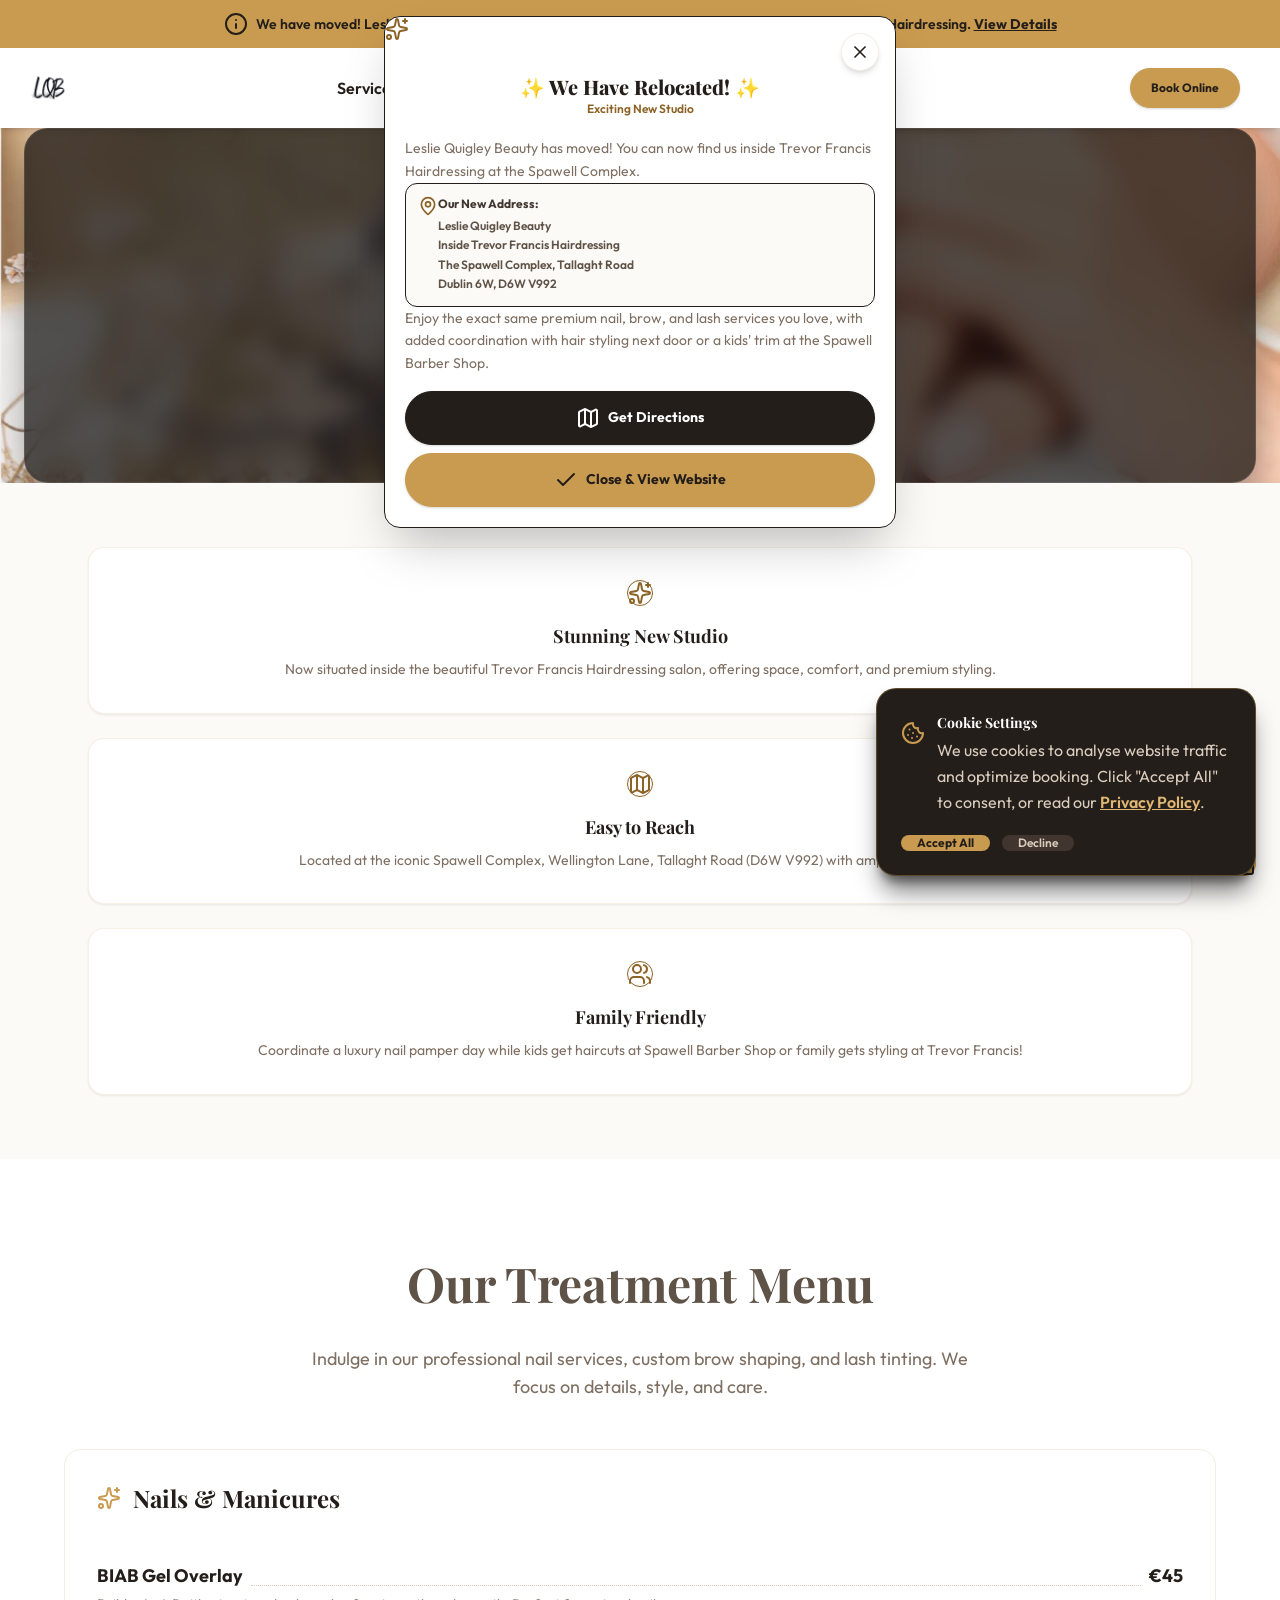
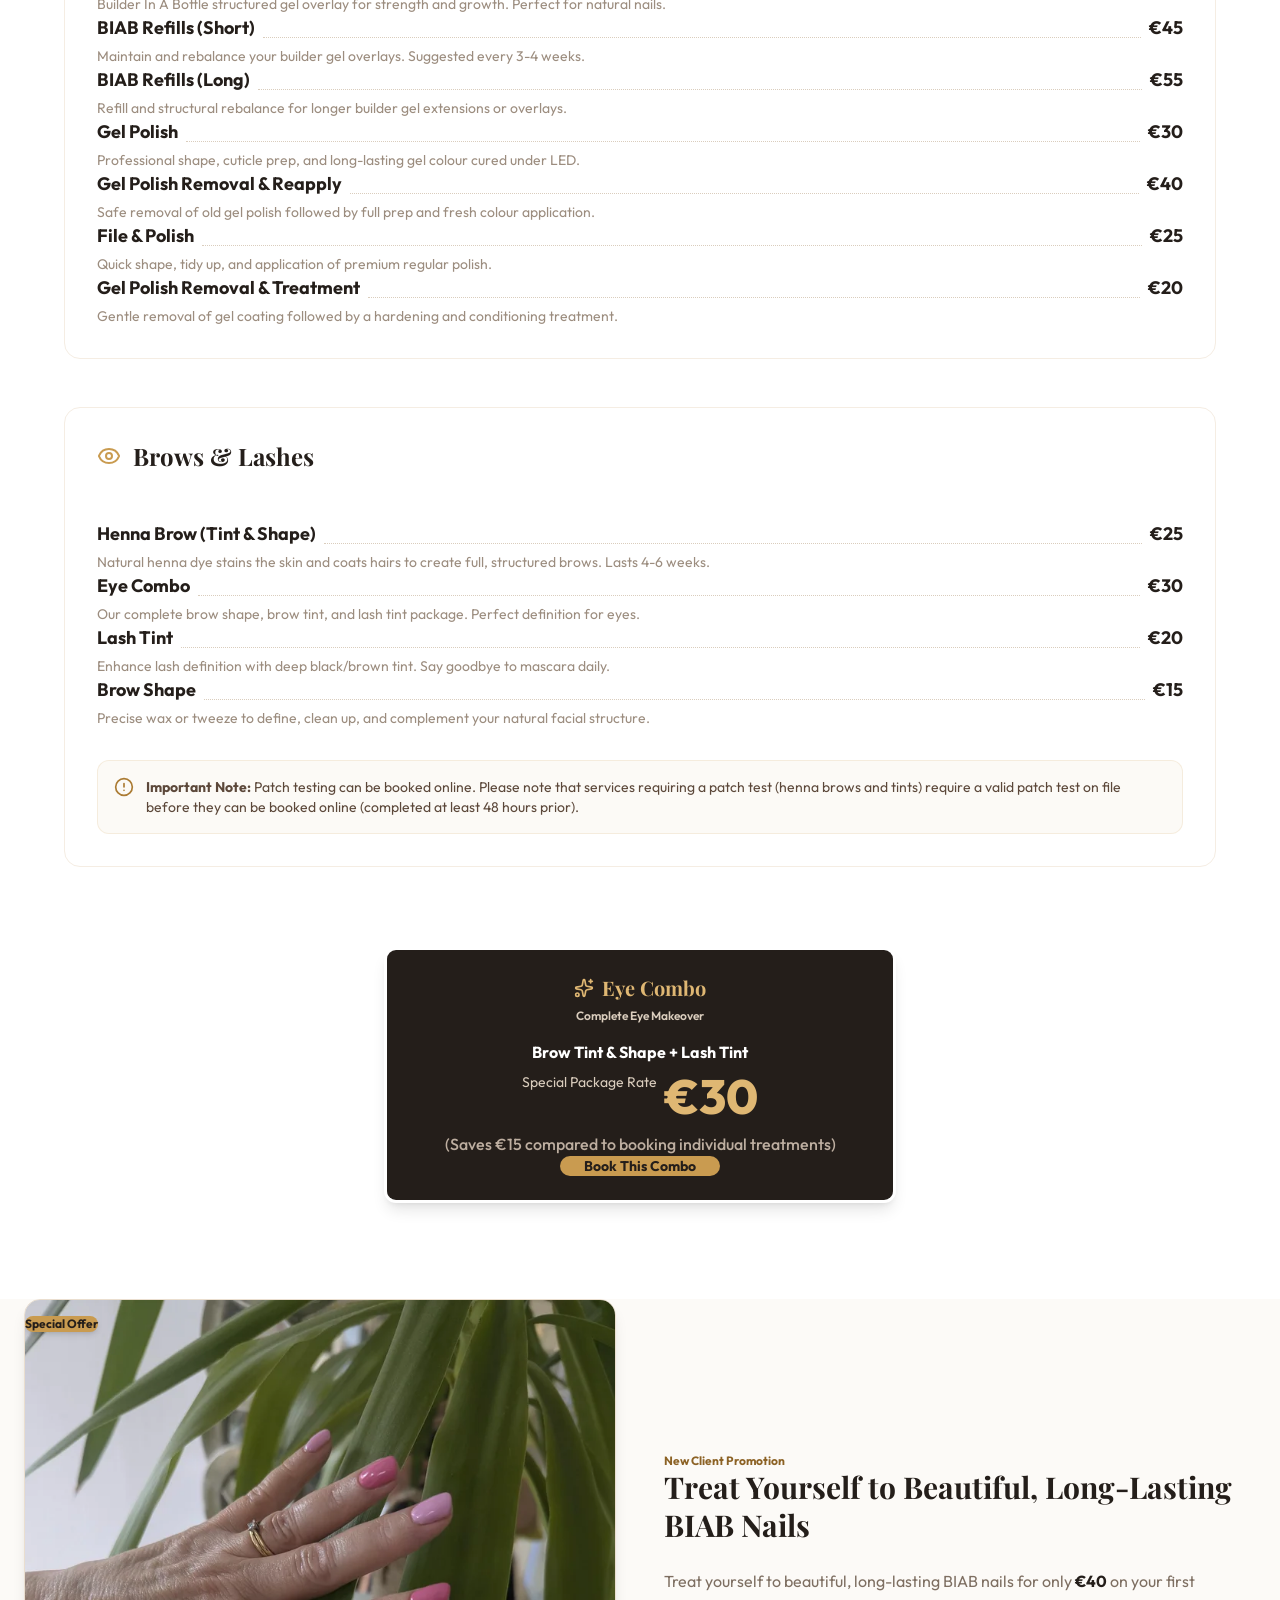
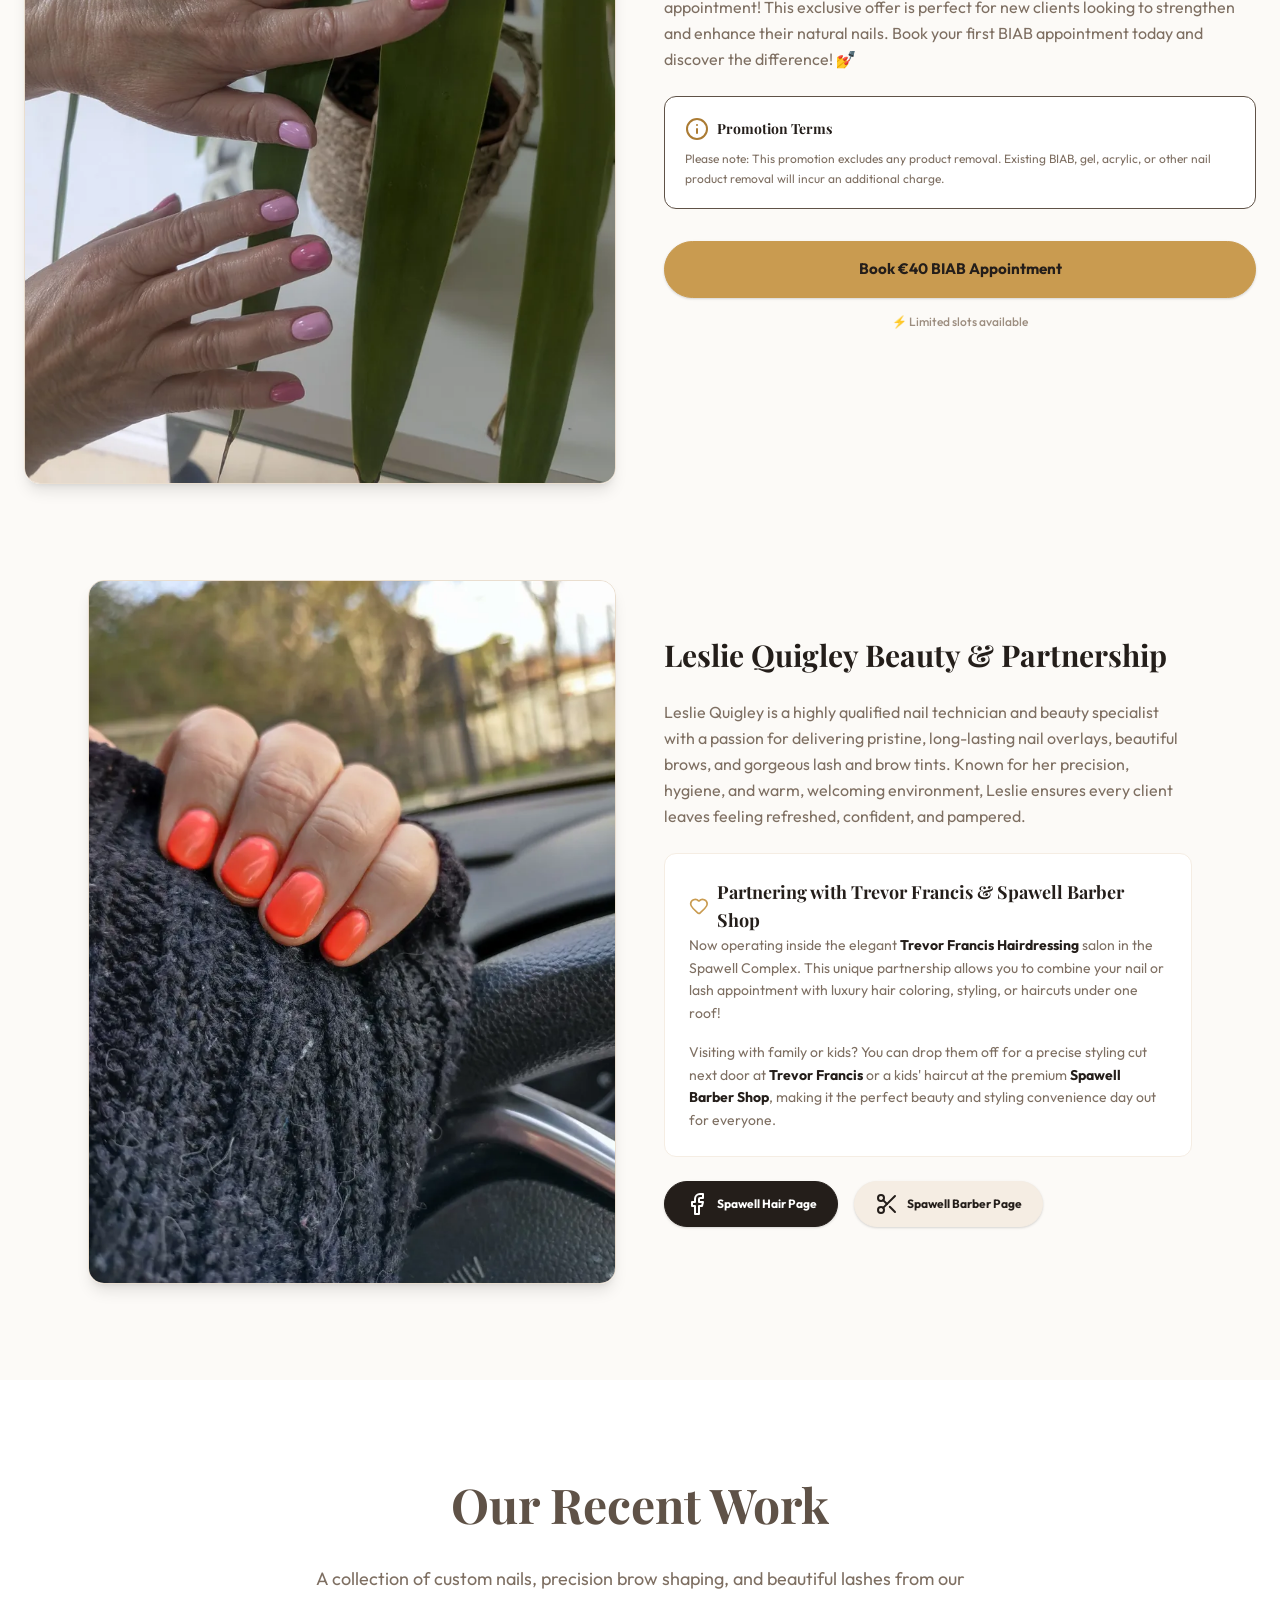
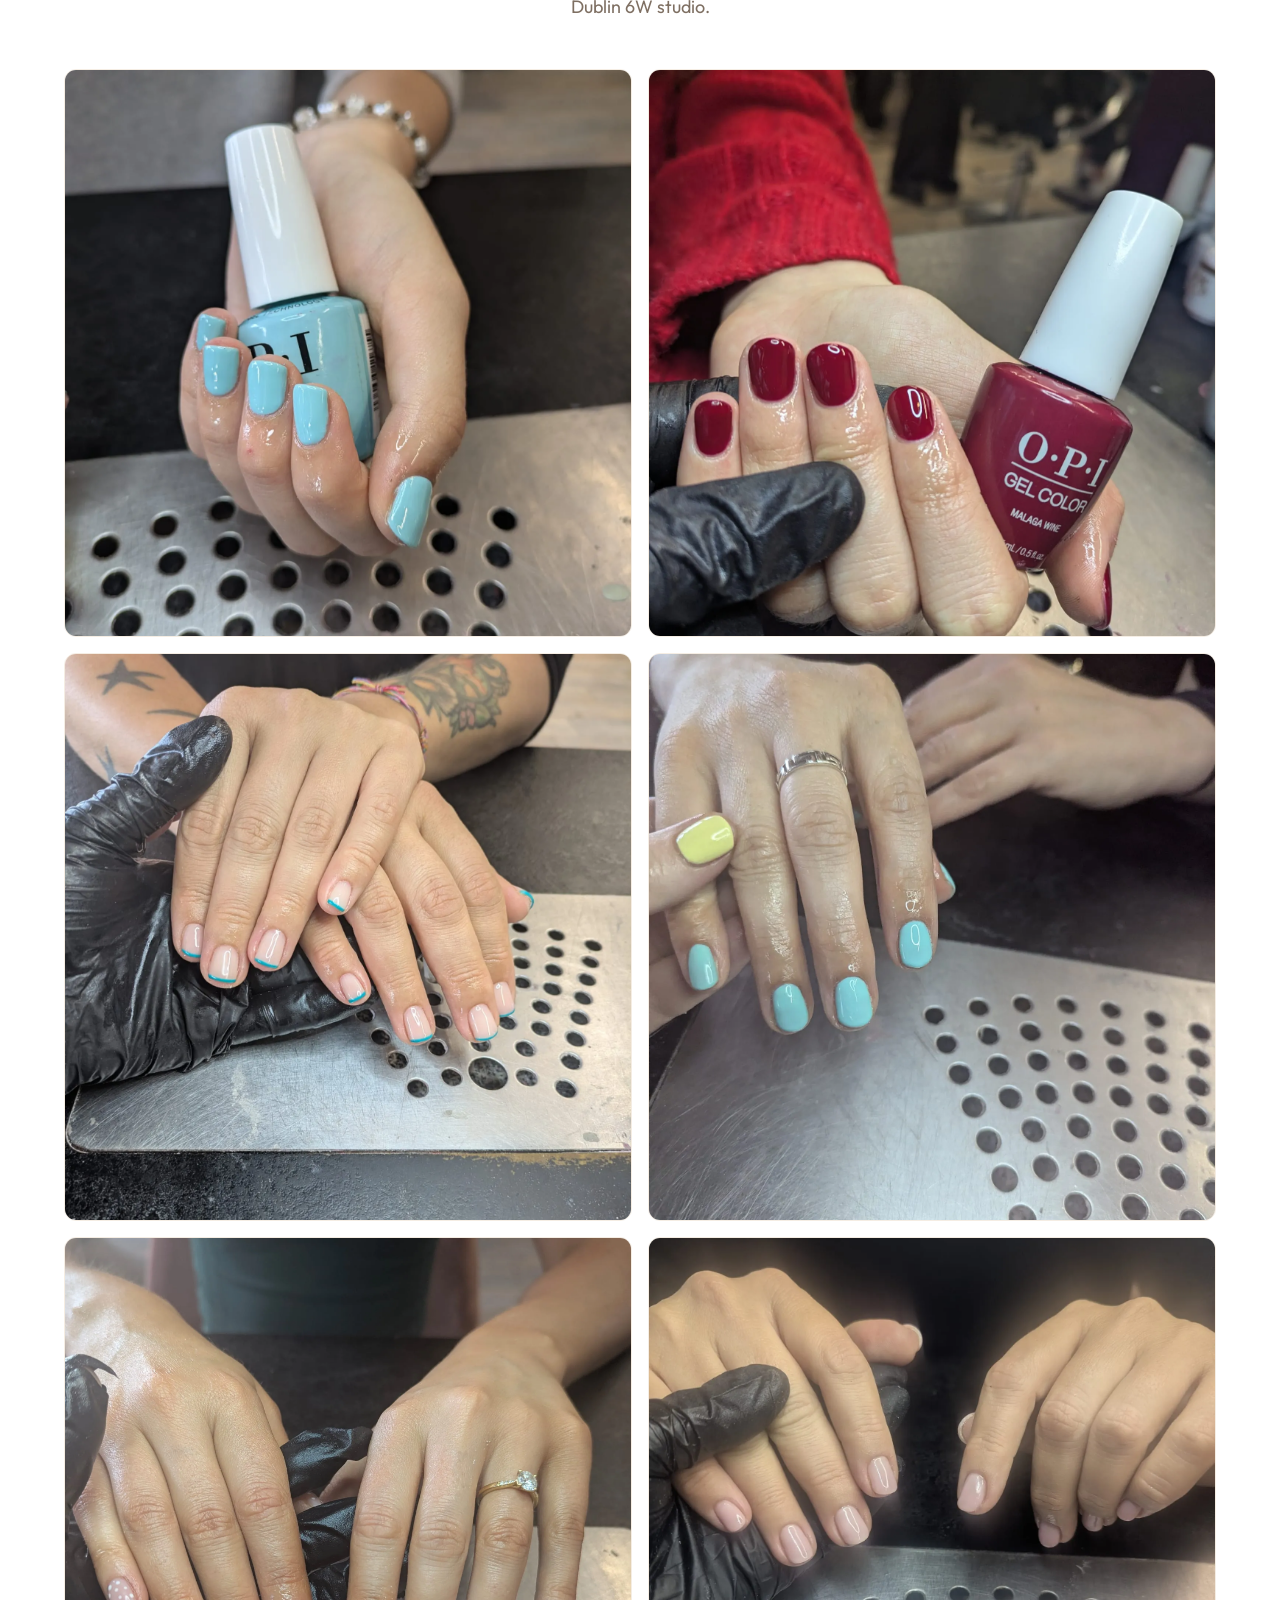
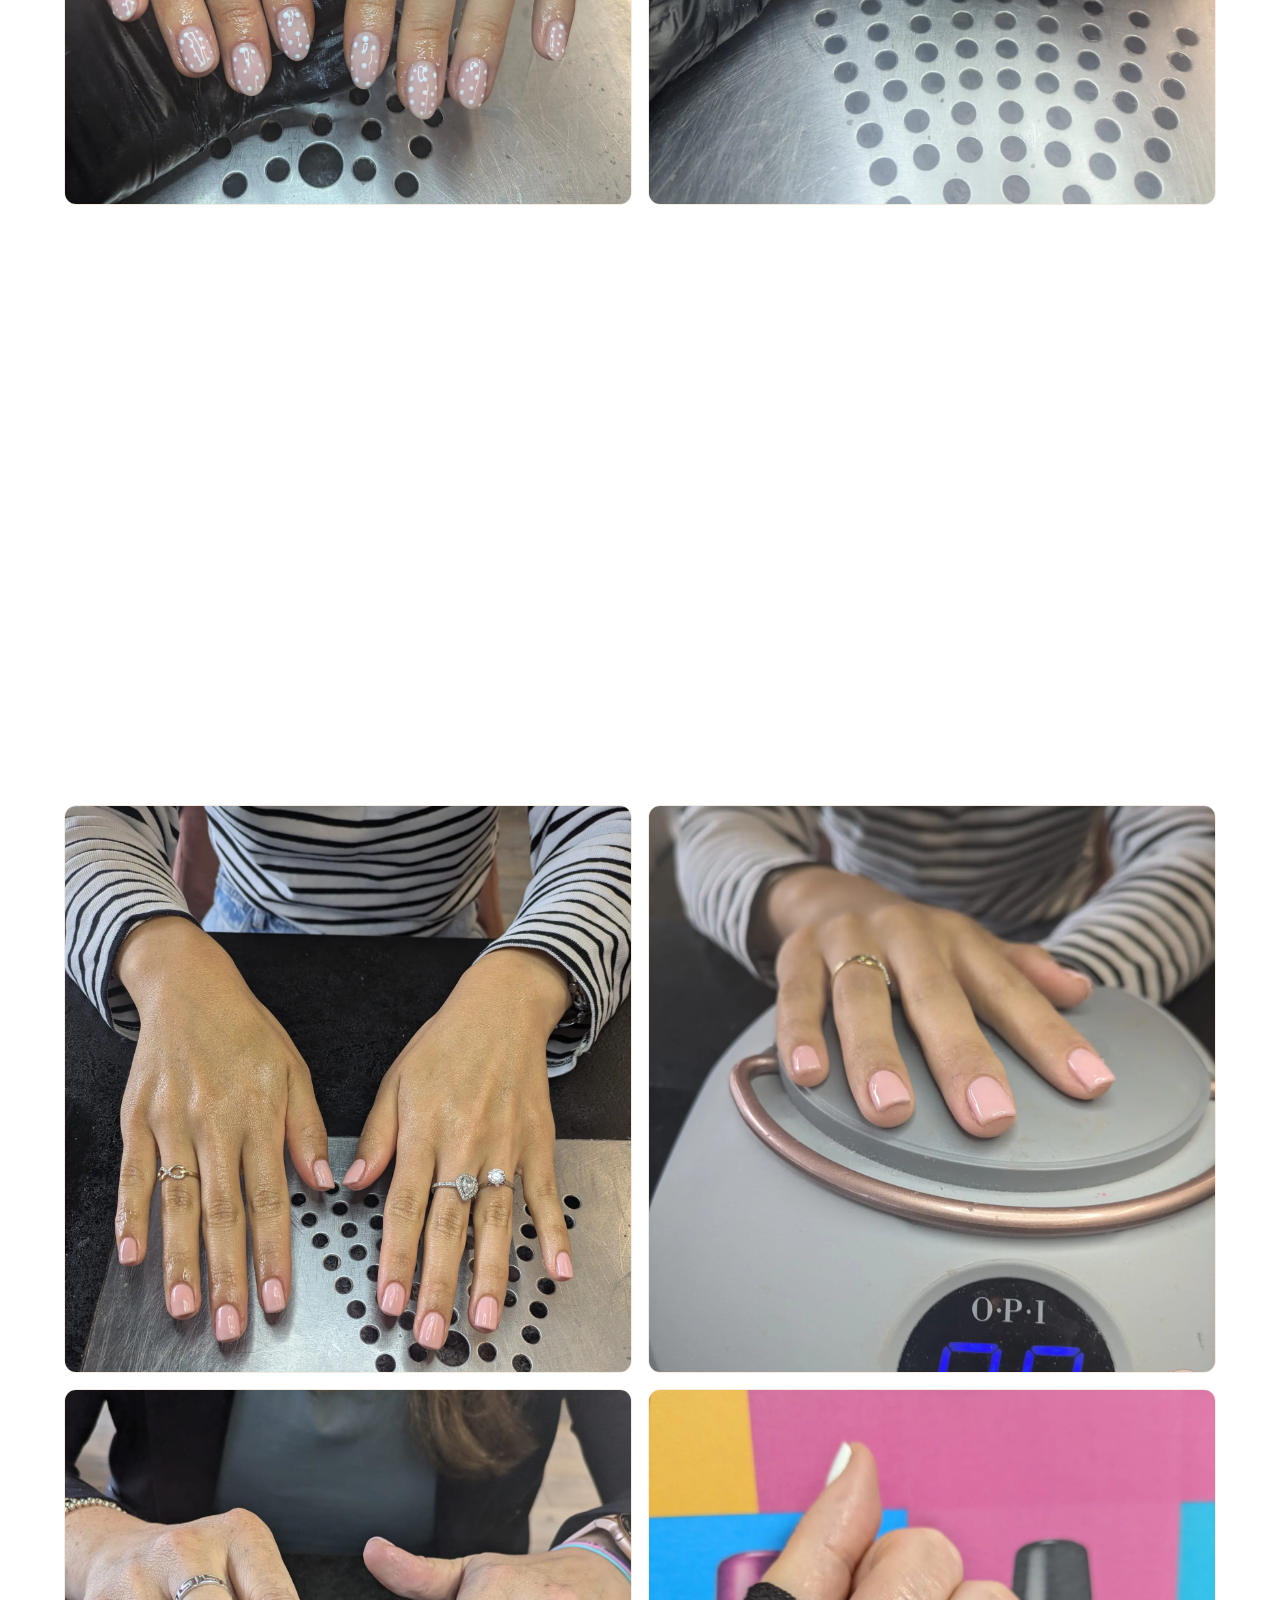
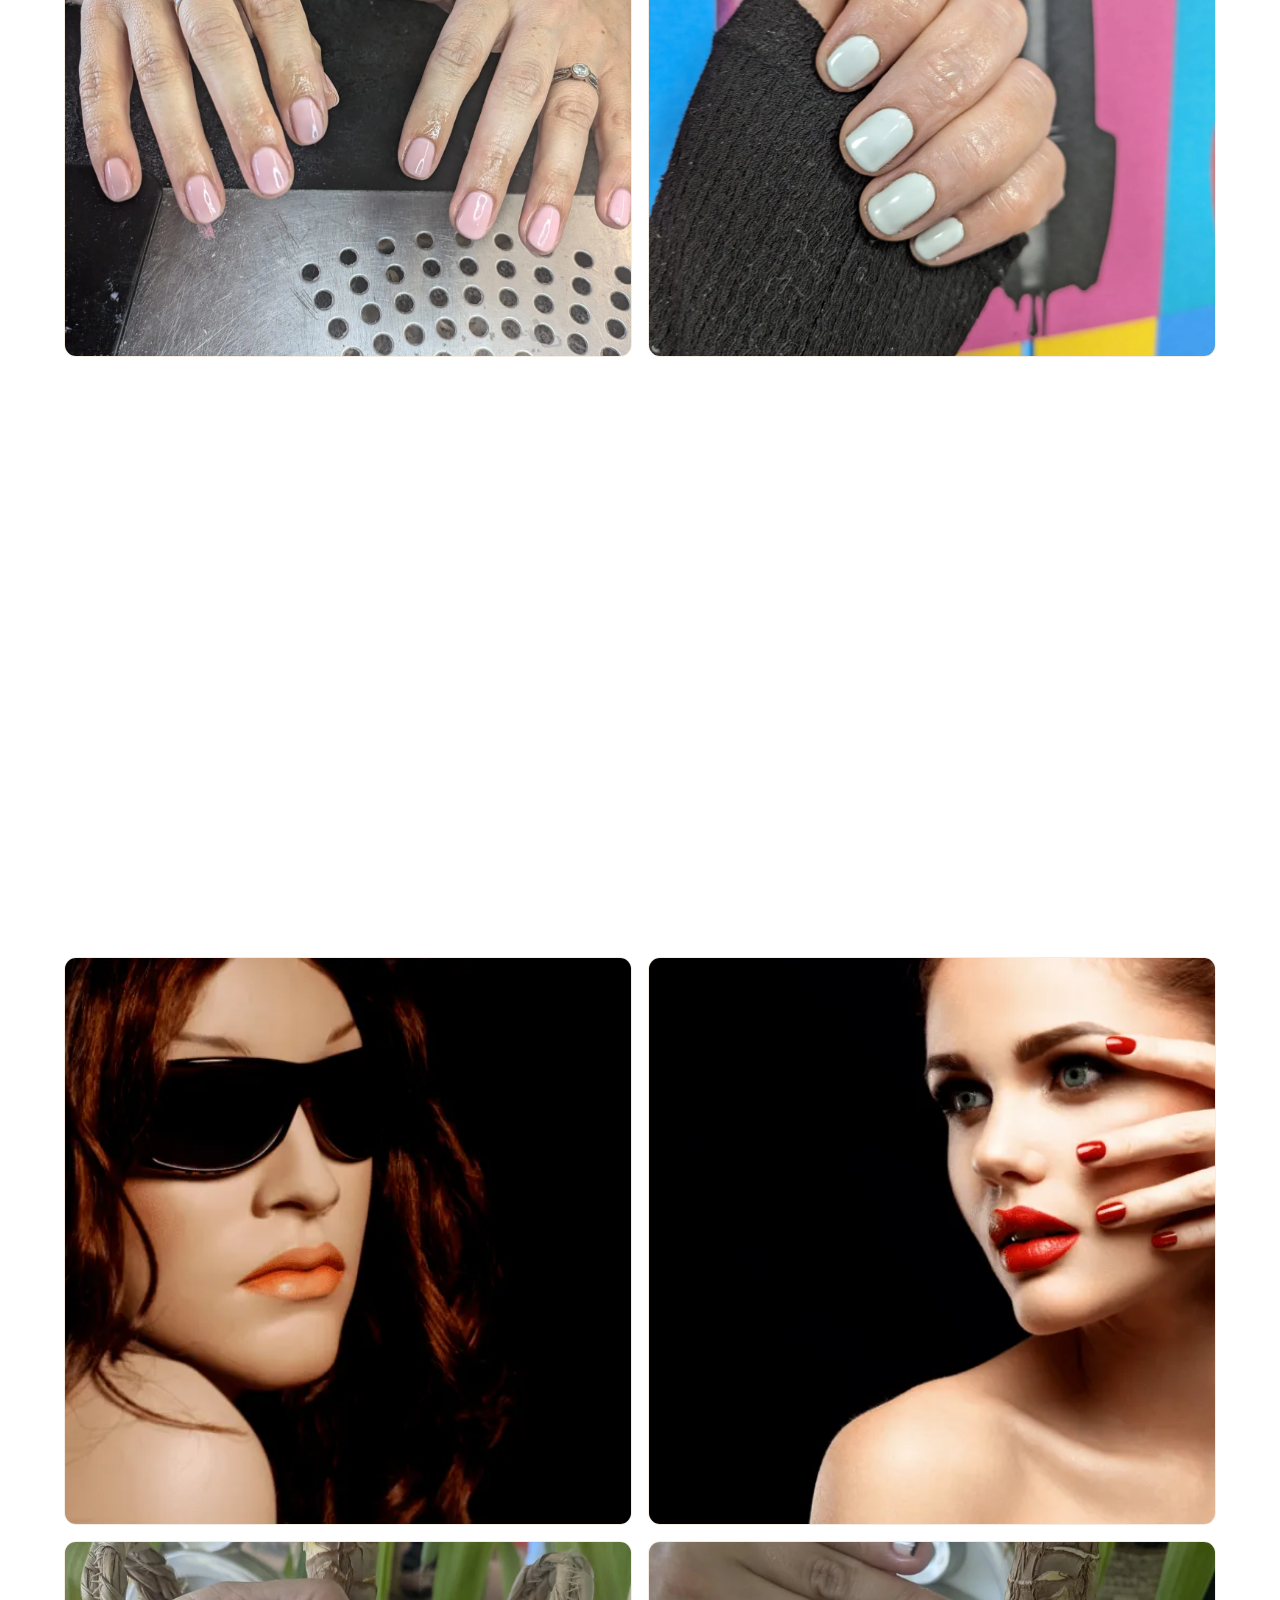
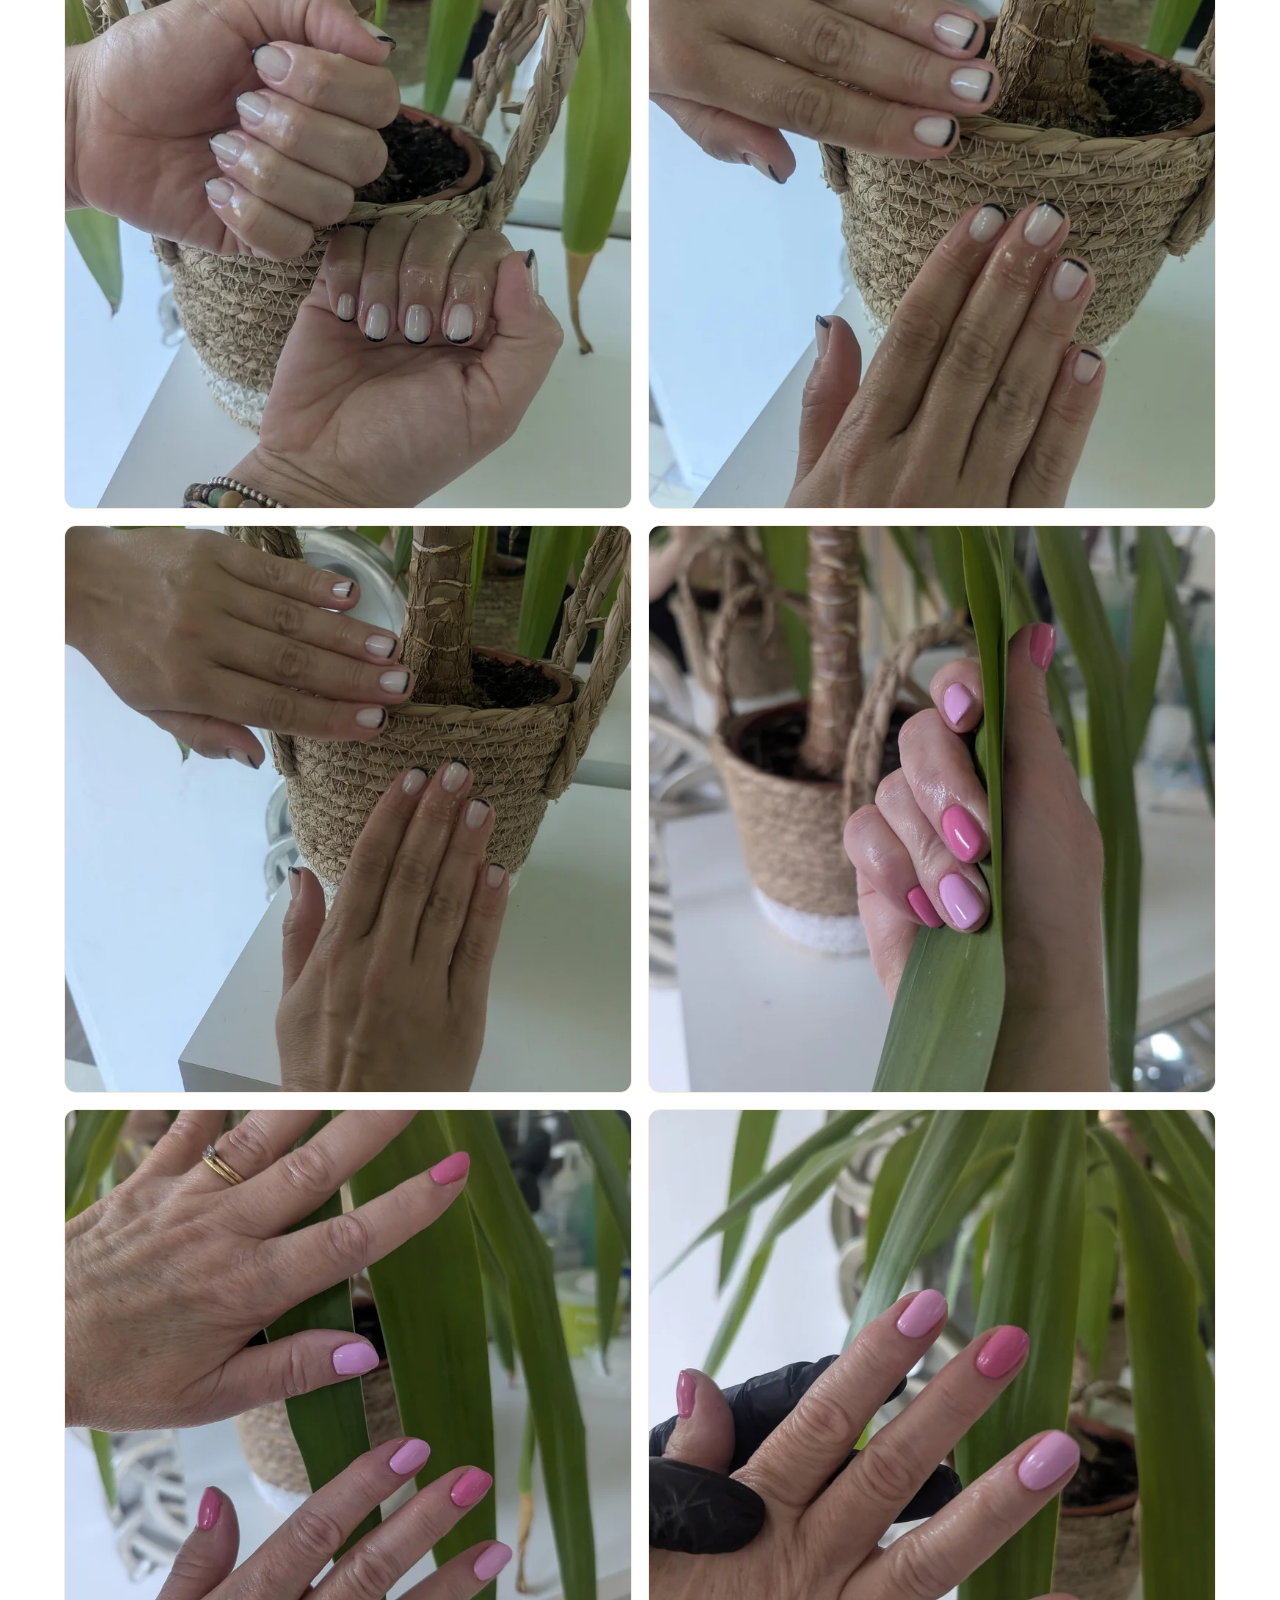
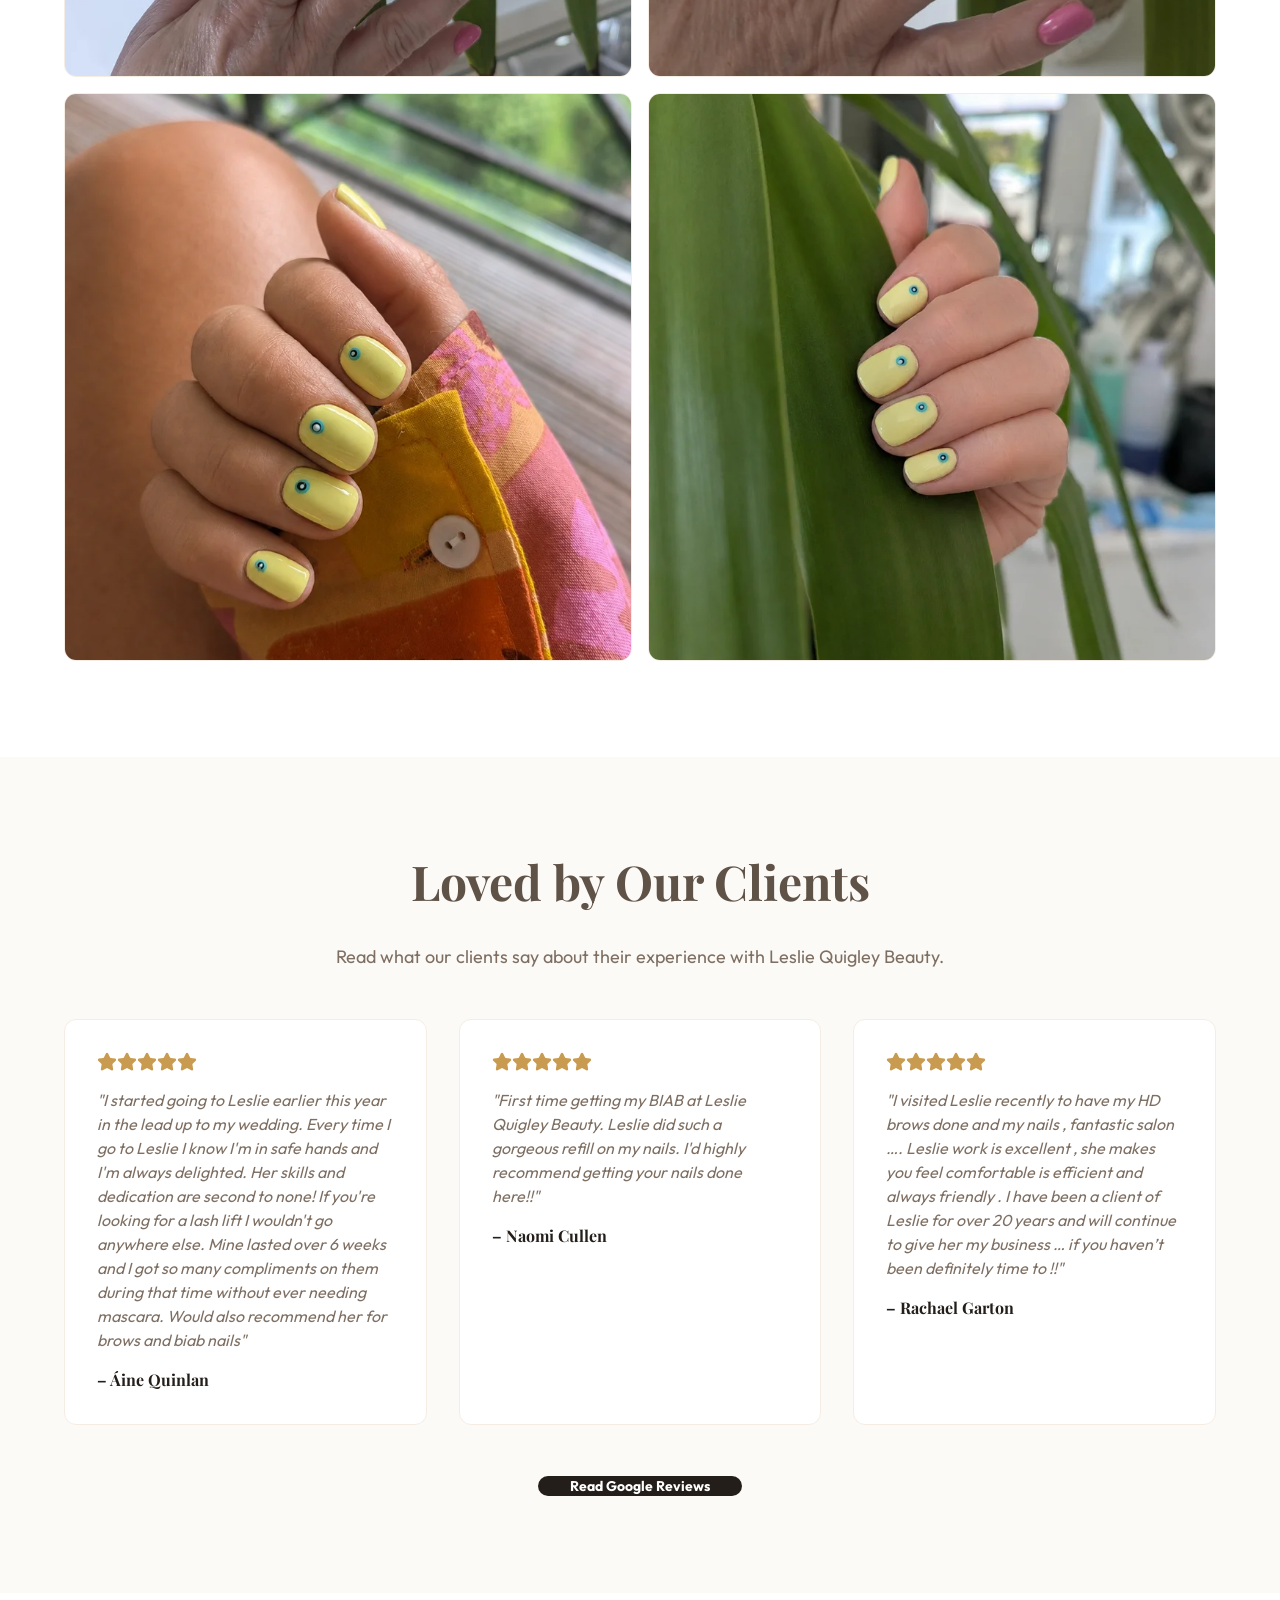
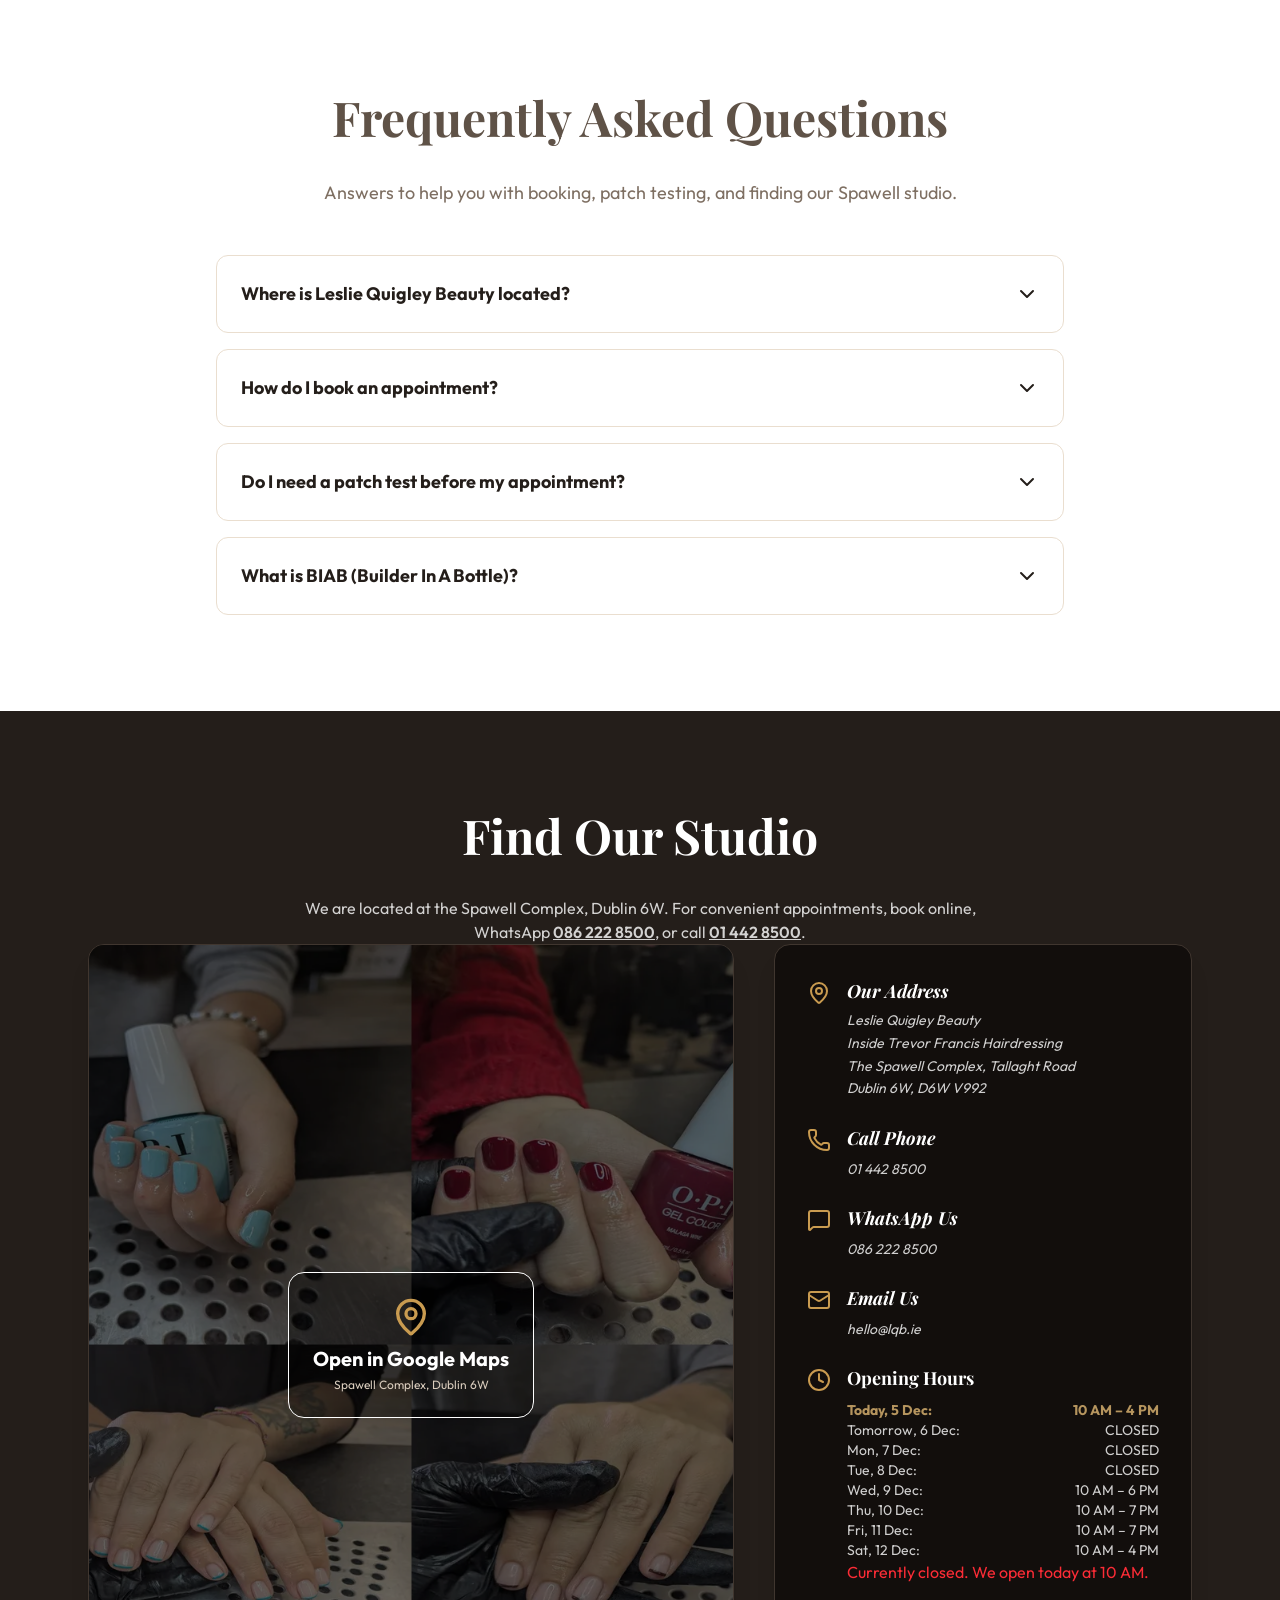
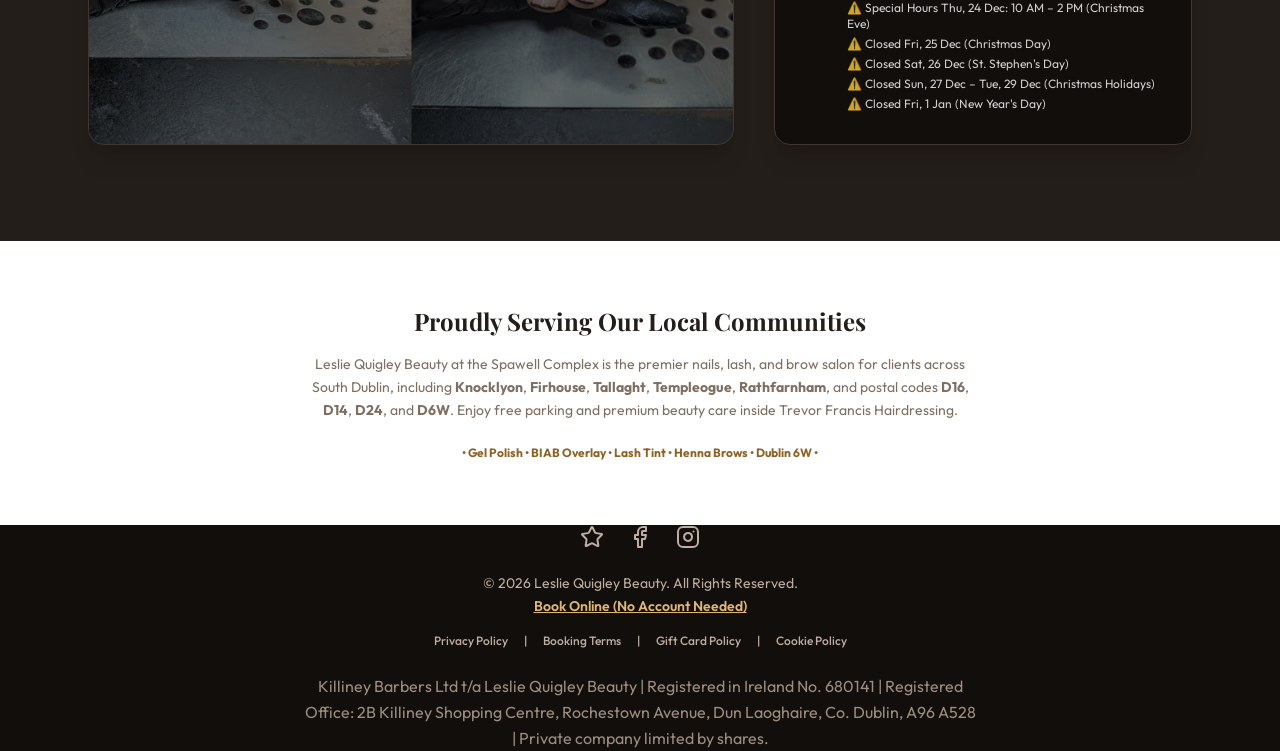
<file: index.html>
<!DOCTYPE html>
<html lang="en-IE" class="scroll-smooth">

<head>
  <meta charset="UTF-8">
  <meta name="viewport" content="width=device-width, initial-scale=1.0">
  <link rel="canonical" href="https://www.lesliequigleybeauty.ie/">

  <!-- SEO Meta Tags -->
  <title>Leslie Quigley Beauty | Premium Nails & Brows Dublin | Spawell Complex</title>
  <meta name="description"
    content="Leslie Quigley Beauty: Premium nail & brow bar at Spawell Complex, Dublin 6W. Specializing in BIAB, gel polish, lash tints & henna brows. Book online today!">
  <meta name="keywords"
    content="leslie quigley beauty, nail salon dublin, nail bar spawell, biab nails knocklyon, gel polish tallaght, henna brows templeogue, lash tint rathfarnham, nail salon firhouse, dublin 6w beauty, manicures dublin, lqb ie, d16, d14, d24">
  <meta name="author" content="Leslie Quigley Beauty">
  <meta name="robots" content="index, follow, max-image-preview:large, max-snippet:-1, max-video-preview:-1">
  <meta name="theme-color" content="#faf7f2">

  <!-- Open Graph / Facebook -->
  <meta property="og:title" content="Leslie Quigley Beauty | Premium Nails & Brows Dublin | Spawell Complex">
  <meta property="og:description"
    content="Now relocated to the Spawell Complex (inside Trevor Francis Hairdressing). High-end gel nails, BIAB builder overlays, lash and brow tints, and henna brows. Fast, secure booking with no account needed.">
  <meta property="og:image" content="https://www.lesliequigleybeauty.ie/images/leslie-quigley-beauty-social-banner-landscape.jpg">
  <meta property="og:url" content="https://www.lesliequigleybeauty.ie/">
  <meta property="og:type" content="website">
  <meta property="og:locale" content="en_IE">
  <meta property="og:site_name" content="Leslie Quigley Beauty">

  <!-- Twitter / X -->
  <meta name="twitter:card" content="summary_large_image">
  <meta name="twitter:title" content="Leslie Quigley Beauty | Premium Nails & Brows Dublin">
  <meta name="twitter:description"
    content="Visit our gorgeous new nail and brow bar inside Trevor Francis Hairdressing at the Spawell Complex, Dublin 6W. Serving South Dublin.">
  <meta name="twitter:image" content="https://www.lesliequigleybeauty.ie/images/leslie-quigley-beauty-social-banner-landscape.jpg">

  <!-- Favicon -->
  <link rel="icon" href="/favicon.ico" type="image/x-icon">

  <!-- Stylesheet -->
  <link rel="stylesheet" href="/css/style.css">

  <!-- Google Fonts (Outfit & Playfair Display for high-end luxury feel) -->
  <link rel="preconnect" href="https://fonts.googleapis.com">
  <link rel="preconnect" href="https://fonts.gstatic.com" crossorigin>
  <link rel="preload" as="style"
    href="https://fonts.googleapis.com/css2?family=Outfit:wght@300;400;500;600;700&family=Playfair+Display:ital,wght@0,400..900;1,400..900&display=swap">
  <link rel="stylesheet"
    href="https://fonts.googleapis.com/css2?family=Outfit:wght@300;400;500;600;700&family=Playfair+Display:ital,wght@0,400..900;1,400..900&display=swap"
    media="print" onload="this.media='all'">
  <noscript>
    <link rel="stylesheet"
      href="https://fonts.googleapis.com/css2?family=Outfit:wght@300;400;500;600;700&family=Playfair+Display:ital,wght@0,400..900;1,400..900&display=swap">
  </noscript>

  <!-- Lucide Icons -->
  <script src="/js/lucide.min.js" defer></script>

  <!-- GA init (external) -->
  <script src="/js/analytics.js" defer></script>

  <!-- Schema.org JSON-LD Structured Data (Yoast-style connected Graph for Local SEO & AEO) -->
  <script type="application/ld+json">
  {
    "@context": "https://schema.org",
    "@graph": [
      {
        "@type": "WebSite",
        "@id": "https://www.lesliequigleybeauty.ie/#website",
        "url": "https://www.lesliequigleybeauty.ie/",
        "name": "Leslie Quigley Beauty",
        "description": "Nail bar and brow salon inside Trevor Francis Hairdressing at Spawell Complex. Specializing in BIAB Builder Gel overlays, Gel Polish manicures, Henna brows, and lash and brow tint treatments.",
        "publisher": {
          "@id": "https://www.lesliequigleybeauty.ie/#beautysalon"
        }
      },
      {
        "@type": "WebPage",
        "@id": "https://www.lesliequigleybeauty.ie/#webpage",
        "url": "https://www.lesliequigleybeauty.ie/",
        "name": "Leslie Quigley Beauty | Premium Nails & Brows Dublin | Spawell Complex",
        "isPartOf": {
          "@id": "https://www.lesliequigleybeauty.ie/#website"
        },
        "about": {
          "@id": "https://www.lesliequigleybeauty.ie/#beautysalon"
        },
        "description": "Nail bar and brow salon inside Trevor Francis Hairdressing at Spawell Complex. Specializing in BIAB Builder Gel overlays, Gel Polish manicures, Henna brows, and lash and brow tint treatments."
      },
      {
        "@type": "BeautySalon",
        "@id": "https://www.lesliequigleybeauty.ie/#beautysalon",
        "name": "Leslie Quigley Beauty",
        "image": "https://www.lesliequigleybeauty.ie/images/leslie-quigley-beauty-social-banner-landscape.jpg",
        "logo": {
          "@type": "ImageObject",
          "url": "https://www.lesliequigleybeauty.ie/images/LQB_LOGO_S.webp"
        },
        "url": "https://www.lesliequigleybeauty.ie/",
        "telephone": "+35314428500",
        "email": "hello@lqb.ie",
        "priceRange": "€€",
        "hasMap": "https://maps.app.goo.gl/5135LJL8WrrUtLoz5",
        "sameAs": [
          "https://share.google/eiuY39uwci23YoMhV",
          "https://www.facebook.com/lesliequigleybeauty",
          "https://www.instagram.com/lesliequigleybeauty"
        ],
        "address": {
          "@type": "PostalAddress",
          "streetAddress": "Inside Trevor Francis Hairdressing, The Spawell Complex, Tallaght Road",
          "addressLocality": "Dublin",
          "addressRegion": "Dublin 6W",
          "postalCode": "D6W V992",
          "addressCountry": "IE"
        },
        "geo": {
          "@type": "GeoCoordinates",
          "latitude": 53.29139,
          "longitude": -6.32611
        },
        "areaServed": [
          { "@type": "Place", "name": "Knocklyon" },
          { "@type": "Place", "name": "Firhouse" },
          { "@type": "Place", "name": "Tallaght" },
          { "@type": "Place", "name": "Templeogue" },
          { "@type": "Place", "name": "Rathfarnham" },
          { "@type": "Place", "name": "D16" },
          { "@type": "Place", "name": "D14" },
          { "@type": "Place", "name": "D24" },
          { "@type": "Place", "name": "D6W" }
        ],
        "openingHoursSpecification": [
          {
            "@type": "OpeningHoursSpecification",
            "dayOfWeek": "Wednesday",
            "opens": "10:00",
            "closes": "18:00"
          },
          {
            "@type": "OpeningHoursSpecification",
            "dayOfWeek": ["Thursday", "Friday"],
            "opens": "10:00",
            "closes": "19:00"
          },
          {
            "@type": "OpeningHoursSpecification",
            "dayOfWeek": "Saturday",
            "opens": "10:00",
            "closes": "16:00"
          }
        ],
        "potentialAction": {
          "@type": "ReserveAction",
          "target": {
            "@type": "EntryPoint",
            "urlTemplate": "https://book.lesliequigleybeauty.ie/",
            "actionPlatform": [
              "http://schema.org/DesktopWebPlatform",
              "http://schema.org/MobileWebPlatform"
            ]
          },
          "result": {
            "@type": "Reservation",
            "name": "Nail and Brow appointment at Leslie Quigley Beauty"
          }
        }
      },
      {
        "@type": "FAQPage",
        "@id": "https://www.lesliequigleybeauty.ie/#faq",
        "isPartOf": {
          "@id": "https://www.lesliequigleybeauty.ie/#webpage"
        },
        "mainEntity": [
          {
            "@type": "Question",
            "name": "Where is Leslie Quigley Beauty located?",
            "acceptedAnswer": {
              "@type": "Answer",
              "text": "We are located in The Spawell Complex, Wellington Lane, Tallaght Road, Dublin 6W, D6W V992. You will find us inside Trevor Francis Hairdressing. We have ample free parking directly outside the door."
            }
          },
          {
            "@type": "Question",
            "name": "How do I book an appointment?",
            "acceptedAnswer": {
              "@type": "Answer",
              "text": "The fastest way is using our secure online booking system at book.lesliequigleybeauty.ie. You can also send a WhatsApp message to 086 222 8500 or call us at 01 442 8500 to book."
            }
          },
          {
            "@type": "Question",
            "name": "Do I need a patch test before my appointment?",
            "acceptedAnswer": {
              "@type": "Answer",
              "text": "Yes, a patch test is mandatory for all first-time clients booking eyebrow henna or a brow/lash tint. Patch testing can be booked online directly. Please note that services requiring a patch test will require a valid patch test on file (carried out at least 48 hours before your treatment) before you can book those services online."
            }
          },
          {
            "@type": "Question",
            "name": "What is BIAB (Builder In A Bottle)?",
            "acceptedAnswer": {
              "@type": "Answer",
              "text": "BIAB is a strong, soak-off structured gel that is applied over your natural nails to reinforce them. It is ideal for clients looking to grow their natural nails, preventing splitting or bending, and lasts up to 4 weeks before needing a refill."
            }
          }
        ]
      }
    ]
  }
  </script>

  <style>
    body {
      font-family: 'Outfit', sans-serif;
    }

    h1,
    h2,
    h3,
    h4,
    .font-display {
      font-family: 'Playfair Display', serif;
    }

    .fade-in-section {
      opacity: 0;
      transform: translateY(20px);
      transition: opacity 0.6s ease-out, transform 0.6s ease-out;
    }

    .fade-in-section.is-visible {
      opacity: 1;
      transform: translateY(0);
    }

    .section-heading {
      font-weight: 700;
      margin-bottom: 1.5rem;
      line-height: 1.2;
    }

    .section-subheading {
      font-size: 1.125rem;
      line-height: 1.75rem;
      color: #7e6f62;
      max-width: 42rem;
      margin-inline: auto;
      margin-bottom: 3rem;
    }

    @media (min-width: 640px) {
      .sm\:max-w-md {
        max-width: 28rem !important;
      }

      .sm\:items-start {
        align-items: flex-start !important;
      }

      .sm\:pt-12 {
        padding-top: 3rem !important;
      }

      .sm\:rounded-2xl {
        border-radius: 1rem !important;
      }

      .sm\:p-4 {
        padding: 1rem !important;
      }
    }

    .p-4 {
      padding: 1rem !important;
    }

    .p-5 {
      padding: 1.25rem !important;
    }

    .p-6 {
      padding: 1.5rem !important;
    }

    .gap-2 {
      gap: 0.5rem !important;
    }

    .gap-x-2 {
      column-gap: 0.5rem !important;
    }

    .gap-3 {
      gap: 0.75rem !important;
    }

    .mb-1\.5 {
      margin-bottom: 0.375rem !important;
    }

    .mb-4 {
      margin-bottom: 1rem !important;
    }

    .mb-5 {
      margin-bottom: 1.25rem !important;
    }

    .mt-4 {
      margin-top: 1rem !important;
    }

    .pt-4 {
      padding-top: 1rem !important;
    }

    .rounded-xl {
      border-radius: 0.75rem !important;
    }

    .rounded-2xl {
      border-radius: 1rem !important;
    }

    #booking-modal-scroll {
      display: flex;
      align-items: flex-start;
      justify-content: center;
      padding: 1.5rem;
      min-height: 100vh;
    }

    #booking-modal-content {
      width: 100%;
      max-width: 440px;
      border-radius: 1.25rem;
      background: white;
      overflow: hidden;
      transform: translateZ(0);
      margin: auto;
      border: 1px solid rgba(0, 0, 0, 0.05);
      box-shadow: 0 25px 50px -12px rgba(0, 0, 0, 0.1);
    }

    @media (min-width: 768px) {
      .section-heading {
        margin-bottom: 2rem;
      }

      .md\:order-1 {
        order: 1;
      }

      .md\:order-2 {
        order: 2;
      }

      .md\:order-3 {
        order: 3;
      }
    }

    .shimmer-effect::after {
      content: '';
      position: absolute;
      top: 0;
      left: 0;
      width: 50%;
      height: 100%;
      background: linear-gradient(to right, rgba(255, 255, 255, 0) 0%, rgba(255, 255, 255, 0.4) 50%, rgba(255, 255, 255, 0) 100%);
      animation: shimmer 2.5s infinite;
      z-index: 1;
    }

    @keyframes shimmer {
      0% {
        transform: translateX(-100%) skewX(-15deg);
      }

      100% {
        transform: translateX(250%) skewX(-15deg);
      }
    }

    .running-border-container {
      position: relative;
      overflow: hidden;
      border-radius: 0.75rem;
      padding: 3px;
      background: rgba(255, 255, 255, 0.05);
      transform: translateZ(0);
      isolation: isolate;
    }

    .running-border-container::before {
      content: '';
      position: absolute;
      width: 150vmax;
      height: 150vmax;
      background: conic-gradient(
        from 0deg, 
        transparent 30%, 
        #c99b50 50%, 
        transparent 70%
      );
      top: 50%;
      left: 50%;
      animation: rotate-border-light 4s linear infinite;
      z-index: 0;
    }

    .running-border-content {
      position: relative;
      z-index: 10;
      background: #241e1a;
      border-radius: 9px;
      width: 100%;
      height: 100%;
    }

    @keyframes rotate-border-light {
      0% {
        transform: translate(-50%, -50%) rotate(0deg);
      }
      100% {
        transform: translate(-50%, -50%) rotate(360deg);
      }
    }

    .btn-pulse-glow {
      animation: pulse-glow 2s cubic-bezier(0.4, 0, 0.6, 1) infinite;
    }

    @keyframes pulse-glow {
      0%, 100% {
        box-shadow: 0 4px 6px -1px rgba(201, 155, 80, 0.4), 0 2px 4px -1px rgba(201, 155, 80, 0.2), 0 0 0 0px rgba(201, 155, 80, 0.4);
      }
      50% {
        box-shadow: 0 10px 15px -3px rgba(201, 155, 80, 0.3), 0 4px 6px -2px rgba(201, 155, 80, 0.15), 0 0 0 8px rgba(201, 155, 80, 0);
      }
    }

    /* Elegant Menu Dot Connector */
    .menu-item-connector {
      flex-grow: 1;
      border-bottom: 1px dotted #dacdbd;
      margin: 0 0.5rem;
      position: relative;
      top: -0.25rem;
    }

    /* Floating Cookie Consent Card */
    #cookie-consent-banner {
      position: fixed;
      bottom: 1.5rem;
      right: 1.5rem;
      left: 1.5rem;
      max-width: calc(100% - 3rem);
      background: #241e1a; /* Solid dark taupe */
      color: #fff;
      padding: 1.5rem;
      border-radius: 1.25rem;
      box-shadow: 0 20px 25px -5px rgba(0, 0, 0, 0.5), 0 10px 10px -5px rgba(0, 0, 0, 0.4);
      border: 1px solid rgba(201, 155, 80, 0.35); /* Subtle gold border */
      z-index: 50; /* Sits above standard elements */
      display: flex;
      flex-direction: column;
      gap: 1rem;
      transition: transform 0.5s cubic-bezier(0.16, 1, 0.3, 1), opacity 0.5s ease;
    }

    #cookie-consent-banner.translate-y-full {
      transform: translateY(calc(100% + 2rem)) !important;
    }

    @media (min-width: 768px) {
      #cookie-consent-banner {
        left: auto;
        max-width: 380px;
      }
    }

    /* Fix sticky header overlap on anchor scroll */
    section[id] {
      scroll-margin-top: 90px;
    }

    /* High contrast premium gold for accessibility */
    .text-gold-contrast {
      color: #8c6225 !important;
    }

    /* Glassmorphic content card for hero legibility */
    .hero-glass-card {
      background-color: rgba(9, 8, 7, 0.7) !important;
      -webkit-backdrop-filter: blur(12px) !important;
      backdrop-filter: blur(12px) !important;
      border: 1px solid rgba(255, 255, 255, 0.1) !important;
      border-radius: 1.5rem !important;
      padding: 2.25rem 1.5rem !important;
      box-shadow: 0 25px 50px -12px rgba(0, 0, 0, 0.6) !important;
      width: 100%;
    }
    
    @media (min-width: 768px) {
      .hero-glass-card {
        padding: 3rem !important;
      }
    }

    /* Premium card design for highlights */
    .premium-hover-card {
      background-color: #ffffff !important;
      border: 1px solid rgba(201, 155, 80, 0.15) !important;
      border-radius: 1rem !important;
      padding: 2rem !important;
      box-shadow: 0 1px 3px 0 rgba(0, 0, 0, 0.05), 0 1px 2px 0 rgba(0, 0, 0, 0.03) !important;
      transition: all 0.3s cubic-bezier(0.4, 0, 0.2, 1) !important;
    }
    .premium-hover-card:hover {
      transform: translateY(-4px) !important;
      box-shadow: 0 10px 20px -5px rgba(0, 0, 0, 0.08), 0 8px 8px -5px rgba(0, 0, 0, 0.04) !important;
      border-color: rgba(201, 155, 80, 0.35) !important;
    }

    /* Custom buttons to bypass purged Tailwind utilities */
    .custom-btn {
      display: inline-flex;
      align-items: center;
      justify-content: center;
      gap: 0.5rem;
      border-radius: 9999px;
      font-weight: 700;
      transition: all 0.2s ease-in-out;
      text-decoration: none !important;
      cursor: pointer;
      box-shadow: 0 1px 3px 0 rgba(0, 0, 0, 0.1), 0 1px 2px 0 rgba(0, 0, 0, 0.06);
    }
    
    .custom-btn-xs {
      padding: 0.625rem 1.25rem !important;
      font-size: 0.75rem !important;
    }

    .custom-btn-sm {
      padding: 0.875rem 1.5rem !important;
      font-size: 0.875rem !important;
    }

    .custom-btn-md {
      padding: 1rem 2rem !important;
      font-size: 0.95rem !important;
    }

    .custom-btn-dark {
      background-color: #241e1a !important;
      color: #ffffff !important;
      border: 1px solid #241e1a !important;
    }
    .custom-btn-dark:hover {
      background-color: #40362f !important;
      border-color: #40362f !important;
    }

    .custom-btn-light {
      background-color: #f5ede3 !important;
      color: #241e1a !important;
      border: 1px solid #f5ede3 !important;
    }
    .custom-btn-light:hover {
      background-color: #eadecf !important;
      border-color: #eadecf !important;
    }

    .custom-btn-gold {
      background-color: #c99b50 !important;
      color: #241e1a !important;
      border: 1px solid #c99b50 !important;
    }
    .custom-btn-gold:hover {
      background-color: #dfb773 !important;
      border-color: #dfb773 !important;
    }

    .custom-btn-green {
      background-color: #25d366 !important;
      color: #ffffff !important;
      border: 1px solid #25d366 !important;
    }
    .custom-btn-green:hover {
      background-color: #20ba5a !important;
      border-color: #20ba5a !important;
    }

    /* Partner social buttons layout overrides */
    .partner-btns-container {
      display: flex;
      flex-direction: column;
      gap: 0.75rem;
      margin-top: 1.5rem;
      width: 100%;
    }
    .partner-btn {
      width: 100% !important;
      box-sizing: border-box;
    }
    @media (min-width: 640px) {
      .partner-btns-container {
        flex-direction: row;
        gap: 1rem;
      }
      .partner-btn {
        width: auto !important;
      }
    }

    /* Custom alerts to bypass purged Tailwind utilities */
    .bg-amber-50\/50 {
      background-color: rgba(201, 155, 80, 0.05) !important;
    }
    .border-amber-200 {
      border-color: rgba(201, 155, 80, 0.25) !important;
    }
    .border-amber-200\/50 {
      border-color: rgba(201, 155, 80, 0.15) !important;
    }
    .text-amber-800 {
      color: #5c483a !important;
    }
    .text-amber-900 {
      color: #241e1a !important;
    }
  </style>
</head>

<body class="bg-gray-50 text-gray-700 antialiased font-sans">

  <!-- ==========================================
       RELOCATION NOTICES (TO DISABLE WHEN NO LONGER NEEDED):
       1. Comment out or delete the "announcement-banner" block below.
       2. Comment out or delete the "relocation-modal" block at the bottom of this file.
       ========================================== -->

  <!-- Relocation Notice Header Banner -->
  <div id="announcement-banner"
    class="relative overflow-hidden bg-amber-500 text-gray-900 text-center p-3 font-semibold shadow-sm"
    data-nosnippet>
    <div class="relative z-10 flex items-center justify-center gap-x-2 text-sm">
      <i data-lucide="info" class="w-4 h-4"></i>
      <p>We have moved! Leslie Quigley Beauty is now located in <strong>The Spawell Complex</strong> inside Trevor Francis Hairdressing. <button class="js-open-relocation-modal underline font-bold hover:text-gray-800 ml-1">View Details</button></p>
    </div>
  </div>

  <!-- Header -->
  <header class="bg-white sticky top-0 z-40 shadow-md border-b border-gray-200">
    <div class="container mx-auto px-6 py-4 flex justify-between items-center">
      <a href="/" class="flex items-center gap-x-3 text-2xl font-display font-bold text-gray-900 tracking-tight">
        <img src="/images/LQB_LOGO_S.webp" alt="Leslie Quigley Beauty Logo" class="h-12 w-auto" />
      </a>
      <nav class="hidden md:flex items-center space-x-8" aria-label="Main Navigation">
        <a href="/#services" class="text-gray-900 hover:text-amber-600 transition-colors font-semibold">Services</a>
        <a href="/biab.html" class="text-gray-900 hover:text-amber-600 transition-colors font-semibold">BIAB Nails</a>
        <a href="/#about" class="text-gray-900 hover:text-amber-600 transition-colors font-semibold">Our Story</a>
        <a href="/#gallery" class="text-gray-900 hover:text-amber-600 transition-colors font-semibold">Gallery</a>
        <a href="/#testimonials" class="text-gray-900 hover:text-amber-600 transition-colors font-semibold">Reviews</a>
        <a href="/#contact" class="text-gray-900 hover:text-amber-600 transition-colors font-semibold">Find Us</a>
      </nav>
      <div class="flex items-center space-x-4">
        <button
          class="js-open-booking-modal hidden sm:block custom-btn custom-btn-xs custom-btn-gold btn-pulse-glow">
          Book Online
        </button>
        <button id="mobile-menu-button" aria-label="Toggle mobile menu"
          class="md:hidden p-2 rounded-md text-gray-700 hover:bg-gray-100 focus:outline-none cursor-pointer">
          <i data-lucide="menu" class="w-6 h-6" id="menu-icon-open"></i>
          <i data-lucide="x" class="w-6 h-6 hidden" id="menu-icon-close"></i>
        </button>
      </div>
    </div>
    <nav id="mobile-menu" class="hidden md:hidden px-6 pb-4 border-t border-gray-100 bg-white" aria-label="Mobile Navigation">
      <a href="/#services" class="block py-3 text-gray-900 hover:text-amber-600 border-b border-gray-100 font-semibold">Services</a>
      <a href="/biab.html" class="block py-3 text-gray-900 hover:text-amber-600 border-b border-gray-100 font-semibold">BIAB Nails</a>
      <a href="/#about" class="block py-3 text-gray-900 hover:text-amber-600 border-b border-gray-100 font-semibold">Our Story</a>
      <a href="/#gallery" class="block py-3 text-gray-900 hover:text-amber-600 border-b border-gray-100 font-semibold">Gallery</a>
      <a href="/#testimonials" class="block py-3 text-gray-900 hover:text-amber-600 border-b border-gray-100 font-semibold">Reviews</a>
      <a href="/#contact" class="block py-3 text-gray-900 hover:text-amber-600 border-b border-gray-100 font-semibold">Find Us</a>
      <button
        class="js-open-booking-modal w-full mt-4 custom-btn custom-btn-sm custom-btn-gold">
        Book an Appointment
      </button>
    </nav>
  </header>

  <main>
    <!-- Hero Section -->
    <section id="hero"
      class="relative h-[80vh] min-h-[500px] md:h-[85vh] md:min-h-[650px] text-white flex items-center justify-center overflow-hidden bg-gray-950">
      <img src="/images/premium-beauty-salon-spawell-complex.webp" alt="Nails and lashes by Leslie Quigley Beauty"
        width="1640" height="924" fetchpriority="high" decoding="async"
        class="absolute inset-0 w-full h-full object-cover opacity-20" />
      <!-- High contrast premium overlay -->
      <div class="absolute inset-0 bg-gradient-to-t from-gray-950/95 via-gray-950/40 to-transparent"></div>
      <div class="relative z-10 px-6 w-full max-w-3xl mx-auto">
        <!-- Glassmorphic Content Card for Maximum Legibility -->
        <div class="hero-glass-card flex flex-col items-center">
          <h1 class="text-4xl md:text-5xl lg:text-6xl font-extrabold font-display leading-tight mb-4 text-shadow-lg text-center" style="text-shadow: 0 4px 16px rgba(0, 0, 0, 0.85);">
            <span class="block text-white">Leslie Quigley Beauty</span>
            <span class="block text-xl md:text-2xl lg:text-3xl text-amber-500 mt-3 font-semibold tracking-wide">Nails, Brows & Lashes</span>
          </h1>
          <p class="text-xs sm:text-sm md:text-base font-medium uppercase tracking-[0.2em] text-gray-200 max-w-xl mx-auto mb-8 px-2 text-center" style="text-shadow: 0 2px 10px rgba(0, 0, 0, 0.85);">
            Now located in the Spawell Complex, Dublin 6W
          </p>
          <div class="flex flex-col items-center gap-4 w-full">
            <button
              class="js-open-booking-modal custom-btn custom-btn-md custom-btn-gold btn-pulse-glow">
              Book Appointment
            </button>
            <div
              class="flex flex-wrap items-center justify-center text-center gap-2 text-xs md:text-sm text-gray-300 mt-2 font-medium">
              <i data-lucide="shield-check" class="w-4 h-4 text-amber-500"></i>
              <span>Secure Booking &bull; No Account Needed &bull; Free WhatsApp Reminders</span>
            </div>
          </div>
        </div>
      </div>
    </section>

    <!-- Relocation Highlights Section -->
    <section class="py-16 bg-[#faf7f2] border-b border-gray-200">
      <div class="container mx-auto px-6 max-w-6xl">
        <div class="grid md:grid-cols-3 gap-6">
          <div class="premium-hover-card flex flex-col items-center text-center">
            <div class="w-14 h-14 rounded-full bg-amber-500/5 flex items-center justify-center text-gold-contrast mb-4 border border-amber-500/15">
              <i data-lucide="sparkles" class="w-6 h-6"></i>
            </div>
            <h2 class="text-lg font-bold text-gray-900 mb-2 font-display">Stunning New Studio</h2>
            <p class="text-sm text-gray-600 leading-relaxed">Now situated inside the beautiful Trevor Francis Hairdressing salon, offering space, comfort, and premium styling.</p>
          </div>
          <div class="premium-hover-card flex flex-col items-center text-center">
            <div class="w-14 h-14 rounded-full bg-amber-500/5 flex items-center justify-center text-gold-contrast mb-4 border border-amber-500/15">
              <i data-lucide="map" class="w-6 h-6"></i>
            </div>
            <h2 class="text-lg font-bold text-gray-900 mb-2 font-display">Easy to Reach</h2>
            <p class="text-sm text-gray-600 leading-relaxed">Located at the iconic Spawell Complex, Wellington Lane, Tallaght Road (D6W V992) with ample free parking.</p>
          </div>
          <div class="premium-hover-card flex flex-col items-center text-center">
            <div class="w-14 h-14 rounded-full bg-amber-500/5 flex items-center justify-center text-gold-contrast mb-4 border border-amber-500/15">
              <i data-lucide="users" class="w-6 h-6"></i>
            </div>
            <h2 class="text-lg font-bold text-gray-900 mb-2 font-display">Family Friendly</h2>
            <p class="text-sm text-gray-600 leading-relaxed">Coordinate a luxury nail pamper day while kids get haircuts at Spawell Barber Shop or family gets styling at Trevor Francis!</p>
          </div>
        </div>
      </div>
    </section>

    <!-- Services Section -->
    <section id="services" class="py-24 bg-white">
      <div class="container mx-auto px-6">
        <div class="fade-in-section text-center max-w-3xl mx-auto mb-16">
          <h2 class="section-heading text-4xl md:text-5xl">Our Treatment Menu</h2>
          <p class="section-subheading">Indulge in our professional nail services, custom brow shaping, and lash tinting. We focus on details, style, and care.</p>
        </div>

        <div class="grid grid-cols-1 lg:grid-cols-2 gap-12 max-w-6xl mx-auto">
          <!-- Column 1: Nails & Manicures -->
          <div class="fade-in-section bg-gray-50/50 rounded-2xl p-8 border border-gray-100 shadow-sm">
            <div class="flex items-center gap-3 mb-8 pb-4 border-b border-gray-200/60">
              <i data-lucide="sparkles" class="w-7 h-7 text-amber-500"></i>
              <h3 class="text-2xl font-bold font-display text-gray-900">Nails & Manicures</h3>
            </div>
            <ul class="space-y-6">
              <li class="flex flex-col">
                <div class="flex justify-between items-baseline">
                  <span class="font-bold text-gray-900 text-lg">BIAB Gel Overlay</span>
                  <span class="menu-item-connector"></span>
                  <span class="font-bold text-gray-900 text-lg">€45</span>
                </div>
                <p class="text-sm text-gray-500 mt-1">Builder In A Bottle structured gel overlay for strength and growth. Perfect for natural nails.</p>
              </li>
              <li class="flex flex-col">
                <div class="flex justify-between items-baseline">
                  <span class="font-bold text-gray-900 text-lg">BIAB Refills (Short)</span>
                  <span class="menu-item-connector"></span>
                  <span class="font-bold text-gray-900 text-lg">€45</span>
                </div>
                <p class="text-sm text-gray-500 mt-1">Maintain and rebalance your builder gel overlays. Suggested every 3-4 weeks.</p>
              </li>
              <li class="flex flex-col">
                <div class="flex justify-between items-baseline">
                  <span class="font-bold text-gray-900 text-lg">BIAB Refills (Long)</span>
                  <span class="menu-item-connector"></span>
                  <span class="font-bold text-gray-900 text-lg">€55</span>
                </div>
                <p class="text-sm text-gray-500 mt-1">Refill and structural rebalance for longer builder gel extensions or overlays.</p>
              </li>
              <li class="flex flex-col">
                <div class="flex justify-between items-baseline">
                  <span class="font-bold text-gray-900 text-lg">Gel Polish</span>
                  <span class="menu-item-connector"></span>
                  <span class="font-bold text-gray-900 text-lg">€30</span>
                </div>
                <p class="text-sm text-gray-500 mt-1">Professional shape, cuticle prep, and long-lasting gel colour cured under LED.</p>
              </li>
              <li class="flex flex-col">
                <div class="flex justify-between items-baseline">
                  <span class="font-bold text-gray-900 text-lg">Gel Polish Removal & Reapply</span>
                  <span class="menu-item-connector"></span>
                  <span class="font-bold text-gray-900 text-lg">€40</span>
                </div>
                <p class="text-sm text-gray-500 mt-1">Safe removal of old gel polish followed by full prep and fresh colour application.</p>
              </li>

              <li class="flex flex-col">
                <div class="flex justify-between items-baseline">
                  <span class="font-bold text-gray-900 text-lg">File & Polish</span>
                  <span class="menu-item-connector"></span>
                  <span class="font-bold text-gray-900 text-lg">€25</span>
                </div>
                <p class="text-sm text-gray-500 mt-1">Quick shape, tidy up, and application of premium regular polish.</p>
              </li>
              <li class="flex flex-col">
                <div class="flex justify-between items-baseline">
                  <span class="font-bold text-gray-900 text-lg">Gel Polish Removal & Treatment</span>
                  <span class="menu-item-connector"></span>
                  <span class="font-bold text-gray-900 text-lg">€20</span>
                </div>
                <p class="text-sm text-gray-500 mt-1">Gentle removal of gel coating followed by a hardening and conditioning treatment.</p>
              </li>
            </ul>
          </div>

          <!-- Column 2: Lashes & Brows -->
          <div class="fade-in-section bg-gray-50/50 rounded-2xl p-8 border border-gray-100 shadow-sm">
            <div class="flex items-center gap-3 mb-8 pb-4 border-b border-gray-200/60">
              <i data-lucide="eye" class="w-7 h-7 text-amber-500"></i>
              <h3 class="text-2xl font-bold font-display text-gray-900">Brows & Lashes</h3>
            </div>
            <ul class="space-y-6">
              <li class="flex flex-col">
                <div class="flex justify-between items-baseline">
                  <span class="font-bold text-gray-900 text-lg">Henna Brow (Tint & Shape)</span>
                  <span class="menu-item-connector"></span>
                  <span class="font-bold text-gray-900 text-lg">€25</span>
                </div>
                <p class="text-sm text-gray-500 mt-1">Natural henna dye stains the skin and coats hairs to create full, structured brows. Lasts 4-6 weeks.</p>
              </li>

              <li class="flex flex-col">
                <div class="flex justify-between items-baseline">
                  <span class="font-bold text-gray-900 text-lg">Eye Combo</span>
                  <span class="menu-item-connector"></span>
                  <span class="font-bold text-gray-900 text-lg">€30</span>
                </div>
                <p class="text-sm text-gray-500 mt-1">Our complete brow shape, brow tint, and lash tint package. Perfect definition for eyes.</p>
              </li>
              <li class="flex flex-col">
                <div class="flex justify-between items-baseline">
                  <span class="font-bold text-gray-900 text-lg">Lash Tint</span>
                  <span class="menu-item-connector"></span>
                  <span class="font-bold text-gray-900 text-lg">€20</span>
                </div>
                <p class="text-sm text-gray-500 mt-1">Enhance lash definition with deep black/brown tint. Say goodbye to mascara daily.</p>
              </li>
              <li class="flex flex-col">
                <div class="flex justify-between items-baseline">
                  <span class="font-bold text-gray-900 text-lg">Brow Shape</span>
                  <span class="menu-item-connector"></span>
                  <span class="font-bold text-gray-900 text-lg">€15</span>
                </div>
                <p class="text-sm text-gray-500 mt-1">Precise wax or tweeze to define, clean up, and complement your natural facial structure.</p>
              </li>
            </ul>

            <div class="mt-8 p-4 border border-amber-200/50 bg-amber-50/50 rounded-xl flex gap-3 text-sm text-amber-800">
              <i data-lucide="alert-circle" class="w-5 h-5 flex-shrink-0 text-amber-600 mt-0.5"></i>
              <p><strong>Important Note:</strong> Patch testing can be booked online. Please note that services requiring a patch test (henna brows and tints) require a valid patch test on file before they can be booked online (completed at least 48 hours prior).</p>
            </div>
          </div>
        </div>

        <!-- Featured Eye Combo Banner -->
        <div class="running-border-container max-w-lg mx-auto mt-20 fade-in-section shadow-lg">
          <div class="running-border-content p-6 md:p-8 text-gray-100">
            <div class="flex flex-col items-center text-center">
              <div class="flex items-center justify-center gap-x-2 mb-1.5">
                <i data-lucide="sparkles" class="w-5 h-5 text-amber-400"></i>
                <h4 class="font-bold text-lg md:text-xl text-amber-400 font-display uppercase tracking-wider">Eye Combo</h4>
              </div>
              <p class="text-xs md:text-sm text-gray-300 uppercase tracking-widest font-semibold mb-4">Complete Eye Makeover</p>
              <h5 class="text-base md:text-lg font-bold text-white mb-2">
                Brow Tint & Shape + Lash Tint
              </h5>
              <div class="flex items-baseline justify-center gap-x-2 mb-1">
                <span class="text-gray-300 text-sm md:text-base">Special Package Rate</span>
                <span class="text-4xl md:text-5xl font-extrabold text-amber-400">€30</span>
              </div>
              <p class="text-gray-400 text-[11px] mt-2 font-medium">
                (Saves €15 compared to booking individual treatments)
              </p>
              <button class="js-open-booking-modal mt-5 bg-amber-500 text-gray-900 font-bold py-2.5 px-6 rounded-full hover:bg-amber-400 text-sm transition-all shadow">
                Book This Combo
              </button>
            </div>
          </div>
        </div>

      </div>
    </section>

    <!-- BIAB Special Promotion Section -->
    <section id="biab-promo" class="py-20 bg-[#faf7f2] border-b border-gray-200">
      <div class="container mx-auto px-6 max-w-5xl">
        <div class="grid md:grid-cols-2 gap-12 items-center">
          <!-- Image Column -->
          <div class="fade-in-section rounded-2xl overflow-hidden shadow-lg border border-gray-200 relative group">
            <img src="/images/biab-nails-special-offer.webp" alt="Beautiful pink BIAB builder gel overlay nails" width="1024" height="1280" loading="lazy" class="w-full h-full object-cover aspect-[4/5] object-center group-hover:scale-[1.02] transition-transform duration-300">
            <div class="absolute top-4 left-4 bg-amber-500 text-gray-900 font-bold text-xs uppercase tracking-widest px-3.5 py-1.5 rounded-full shadow-md z-10">
              Special Offer
            </div>
          </div>
          <!-- Text Column -->
          <div class="fade-in-section">
            <span class="text-xs uppercase tracking-[0.2em] text-gold-contrast font-bold mb-3 block">New Client Promotion</span>
            <h2 class="text-3xl md:text-4xl font-bold font-display text-gray-900 mb-6 leading-tight">Treat Yourself to Beautiful, Long-Lasting BIAB Nails</h2>
            <p class="text-gray-600 mb-6 leading-relaxed text-base">
              Treat yourself to beautiful, long-lasting BIAB nails for only <strong class="text-gray-900 font-bold">€40</strong> on your first appointment! This exclusive offer is perfect for new clients looking to strengthen and enhance their natural nails. Book your first BIAB appointment today and discover the difference! 💅
            </p>
            
            <!-- Promo details alert card -->
            <div class="bg-white border border-amber-200/60 rounded-xl p-5 shadow-sm mb-8">
              <h3 class="font-bold text-gray-900 text-sm mb-2 flex items-center gap-2">
                <i data-lucide="info" class="w-4.5 h-4.5 text-amber-600"></i> Promotion Terms
              </h3>
              <p class="text-gray-600 text-xs leading-relaxed">
                Please note: This promotion excludes any product removal. Existing BIAB, gel, acrylic, or other nail product removal will incur an additional charge.
              </p>
            </div>
            
            <div class="flex flex-col sm:flex-row gap-4 items-center">
              <button class="js-open-booking-modal w-full sm:w-auto custom-btn custom-btn-md custom-btn-gold btn-pulse-glow">
                Book €40 BIAB Appointment
              </button>
              <span class="text-xs text-gray-500 font-medium">⚡ Limited slots available</span>
            </div>
          </div>
        </div>
      </div>
    </section>

    <!-- About / Partnership Section -->
    <section id="about" class="py-24 bg-gray-50">
      <div class="container mx-auto px-6 max-w-6xl">
        <div class="grid md:grid-cols-2 gap-12 items-center">
          <div class="fade-in-section rounded-2xl overflow-hidden shadow-lg border border-gray-200">
            <img src="/images/gel-polish-manicure-spawell-dublin.webp"
              alt="Gel Polish treatment by Leslie Quigley" width="1200" height="1600" loading="lazy"
              class="w-full h-full object-cover aspect-[4/5] object-center">
          </div>
          <div class="fade-in-section">
            <h2 class="text-3xl md:text-4xl lg:text-5xl font-bold font-display text-gray-900 mb-6 leading-tight">Leslie Quigley Beauty & Partnership</h2>
            <p class="text-gray-600 mb-6 leading-relaxed">
              Leslie Quigley is a highly qualified nail technician and beauty specialist with a passion for delivering pristine, long-lasting nail overlays, beautiful brows, and gorgeous lash and brow tints. Known for her precision, hygiene, and warm, welcoming environment, Leslie ensures every client leaves feeling refreshed, confident, and pampered.
            </p>
            <div class="bg-white border border-gray-100 rounded-xl p-6 shadow-sm mb-6">
              <h3 class="font-bold text-gray-900 text-lg mb-3 flex items-center gap-2">
                <i data-lucide="heart" class="w-5 h-5 text-amber-500"></i> Partnering with Trevor Francis & Spawell Barber Shop
              </h3>
              <p class="text-gray-600 text-sm leading-relaxed mb-4">
                Now operating inside the elegant <strong class="text-gray-900">Trevor Francis Hairdressing</strong> salon in the Spawell Complex. This unique partnership allows you to combine your nail or lash appointment with luxury hair coloring, styling, or haircuts under one roof!
              </p>
              <p class="text-gray-600 text-sm leading-relaxed">
                Visiting with family or kids? You can drop them off for a precise styling cut next door at <strong class="text-gray-900">Trevor Francis</strong> or a kids' haircut at the premium <strong class="text-gray-900">Spawell Barber Shop</strong>, making it the perfect beauty and styling convenience day out for everyone.
              </p>
            </div>
            
            <div class="partner-btns-container">
              <a href="https://www.facebook.com/spawellhair/" target="_blank" rel="noopener noreferrer" class="partner-btn custom-btn custom-btn-xs custom-btn-dark">
                <i data-lucide="facebook" class="w-4 h-4"></i> Spawell Hair Page
              </a>
              <a href="https://www.facebook.com/people/Spawell-Barber-shop/100063754950824/?ref=page_internal&mt_nav=0#" target="_blank" rel="noopener noreferrer" class="partner-btn custom-btn custom-btn-xs custom-btn-light">
                <i data-lucide="scissors" class="w-4 h-4"></i> Spawell Barber Page
              </a>
            </div>
          </div>
        </div>
      </div>
    </section>

    <!-- Gallery Section -->
    <section id="gallery" class="py-24 bg-white">
      <div class="container mx-auto px-6 text-center">
        <div class="fade-in-section max-w-3xl mx-auto mb-16">
          <h2 class="section-heading text-4xl md:text-5xl">Our Recent Work</h2>
          <p class="section-subheading">A collection of custom nails, precision brow shaping, and beautiful lashes from our Dublin 6W studio.</p>
        </div>
        
        <!-- Gallery Grid -->
        <div class="grid grid-cols-2 md:grid-cols-3 lg:grid-cols-4 gap-4 max-w-6xl mx-auto">
          <div class="fade-in-section block overflow-hidden rounded-xl shadow-sm border border-gray-100 group">
            <img src="/images/gallery/lqb-nail-bar-knocklyon-d16.webp"
              alt="Gel manicure treatment details, serving clients in Knocklyon, D16" width="1024" height="1024" loading="lazy"
              class="w-full h-full object-cover aspect-square group-hover:scale-105 transition-transform duration-300">
          </div>
          <div class="fade-in-section block overflow-hidden rounded-xl shadow-sm border border-gray-100 group" style="transition-delay: 50ms;">
            <img src="/images/gallery/biab-nails-tallaght-d24.webp"
              alt="Premium builder gel overlay at Spawell Complex close to Tallaght, D24" width="1024" height="1024" loading="lazy"
              class="w-full h-full object-cover aspect-square group-hover:scale-105 transition-transform duration-300">
          </div>
          <div class="fade-in-section block overflow-hidden rounded-xl shadow-sm border border-gray-100 group" style="transition-delay: 100ms;">
            <img src="/images/gallery/gel-polish-manicure-firhouse.webp"
              alt="Luxury gel polish manicure by Leslie Quigley Beauty in Firhouse" width="1024" height="1024" loading="lazy"
              class="w-full h-full object-cover aspect-square group-hover:scale-105 transition-transform duration-300">
          </div>
          <div class="fade-in-section block overflow-hidden rounded-xl shadow-sm border border-gray-100 group" style="transition-delay: 150ms;">
            <img src="/images/gallery/henna-brows-templeogue-d6w.webp"
              alt="Henna brows and brow styling results in Templeogue, Dublin 6W" width="1024" height="1024" loading="lazy"
              class="w-full h-full object-cover aspect-square group-hover:scale-105 transition-transform duration-300">
          </div>
          <div class="fade-in-section block overflow-hidden rounded-xl shadow-sm border border-gray-100 group" style="transition-delay: 50ms;">
            <img src="/images/gallery/lash-tint-rathfarnham-d14.webp"
              alt="Lash tinting and eye combo treatment for Rathfarnham, D14 clients" width="1024" height="1024" loading="lazy"
              class="w-full h-full object-cover aspect-square group-hover:scale-105 transition-transform duration-300">
          </div>
          <div class="fade-in-section block overflow-hidden rounded-xl shadow-sm border border-gray-100 group" style="transition-delay: 100ms;">
            <img src="/images/gallery/nail-salon-spawell-tallaght-road.webp"
              alt="Glamorous nail designs at LQB Spawell Complex on Tallaght Road" width="1024" height="1024" loading="lazy"
              class="w-full h-full object-cover aspect-square group-hover:scale-105 transition-transform duration-300">
          </div>
          <div class="fade-in-section block overflow-hidden rounded-xl shadow-sm border border-gray-100 group" style="transition-delay: 150ms;">
            <img src="/images/gallery/builder-gel-overlay-dublin-6w.webp"
              alt="BIAB overlay rebalance details at Leslie Quigley Beauty, Dublin 6W" width="1024" height="1024" loading="lazy"
              class="w-full h-full object-cover aspect-square group-hover:scale-105 transition-transform duration-300">
          </div>
          <div class="fade-in-section block overflow-hidden rounded-xl shadow-sm border border-gray-100 group" style="transition-delay: 200ms;">
            <img src="/images/gallery/brow-tint-shape-knocklyon.webp"
              alt="Professional brow shape and tint definition in Knocklyon" width="1024" height="1024" loading="lazy"
              class="w-full h-full object-cover aspect-square group-hover:scale-105 transition-transform duration-300">
          </div>
          <div class="fade-in-section block overflow-hidden rounded-xl shadow-sm border border-gray-100 group" style="transition-delay: 50ms;">
            <img src="/images/gallery/gel-nails-removal-reapplication-rathfarnham.webp"
              alt="Gel polish removal and reapplication details near Rathfarnham" width="1024" height="1024" loading="lazy"
              class="w-full h-full object-cover aspect-square group-hover:scale-105 transition-transform duration-300">
          </div>
          <div class="fade-in-section block overflow-hidden rounded-xl shadow-sm border border-gray-100 group" style="transition-delay: 100ms;">
            <img src="/images/gallery/eyebrow-shaping-spawell-templeogue.webp"
              alt="Eyebrow definition at Spawell Complex, serving Templeogue" width="1024" height="1024" loading="lazy"
              class="w-full h-full object-cover aspect-square group-hover:scale-105 transition-transform duration-300">
          </div>
          <div class="fade-in-section block overflow-hidden rounded-xl shadow-sm border border-gray-100 group" style="transition-delay: 150ms;">
            <img src="/images/gallery/luxury-manicure-firhouse-d24.webp"
              alt="Stunning gel nails polish application, serving Firhouse, D24" width="1024" height="1024" loading="lazy"
              class="w-full h-full object-cover aspect-square group-hover:scale-105 transition-transform duration-300">
          </div>
          <div class="fade-in-section block overflow-hidden rounded-xl shadow-sm border border-gray-100 group" style="transition-delay: 200ms;">
            <img src="/images/gallery/leslie-quigley-beauty-salon-d6w.webp"
              alt="Beautiful BIAB overlay details at Leslie Quigley Beauty, D6W" width="1024" height="1024" loading="lazy"
              class="w-full h-full object-cover aspect-square group-hover:scale-105 transition-transform duration-300">
          </div>
          <div class="fade-in-section block overflow-hidden rounded-xl shadow-sm border border-gray-100 group" style="transition-delay: 50ms;">
            <img src="/images/gallery/henna-brows-before-after-spawell-d6w.webp"
              alt="Before and after Henna brows shape and tint by Leslie Quigley Beauty, Spawell Dublin 6W" width="1024" height="1024" loading="lazy"
              class="w-full h-full object-cover aspect-square group-hover:scale-105 transition-transform duration-300">
          </div>
          <div class="fade-in-section block overflow-hidden rounded-xl shadow-sm border border-gray-100 group" style="transition-delay: 100ms;">
            <img src="/images/gallery/henna-brows-shape-tint-tallaght-road.webp"
              alt="Henna brows tint and shape treatment at Spawell Complex serving Tallaght" width="1024" height="1024" loading="lazy"
              class="w-full h-full object-cover aspect-square group-hover:scale-105 transition-transform duration-300">
          </div>
          <div class="fade-in-section block overflow-hidden rounded-xl shadow-sm border border-gray-100 group" style="transition-delay: 150ms;">
            <img src="/images/gallery/nail-bar-leslie-quigley-beauty.webp"
              alt="Structured gel overlays and nail art details at Wellington Lane, Knocklyon, Firhouse" width="1024" height="1024" loading="lazy"
              class="w-full h-full object-cover aspect-square group-hover:scale-105 transition-transform duration-300">
          </div>
          <div class="fade-in-section block overflow-hidden rounded-xl shadow-sm border border-gray-100 group" style="transition-delay: 200ms;">
            <img src="/images/gallery/beauty-salon-tallaght-road.webp"
              alt="Leslie Quigley Beauty treatment studio inside Trevor Francis Hairdressing, Dublin 6W" width="1024" height="1024" loading="lazy"
              class="w-full h-full object-cover aspect-square group-hover:scale-105 transition-transform duration-300">
          </div>
          
          <!-- New Gallery Additions (June 2026 Batch) -->
          <div class="fade-in-section block overflow-hidden rounded-xl shadow-sm border border-gray-100 group" style="transition-delay: 50ms;">
            <img src="/images/gallery/french-tip-biab-nails.webp"
              alt="Elegant black French-tip BIAB builder gel overlay nails in Dublin" width="1024" height="1024" loading="lazy"
              class="w-full h-full object-cover aspect-square group-hover:scale-105 transition-transform duration-300">
          </div>
          <div class="fade-in-section block overflow-hidden rounded-xl shadow-sm border border-gray-100 group" style="transition-delay: 100ms;">
            <img src="/images/gallery/black-french-manicure-nails.webp"
              alt="Sophisticated black French manicure nail design at Spawell Complex" width="1024" height="1024" loading="lazy"
              class="w-full h-full object-cover aspect-square group-hover:scale-105 transition-transform duration-300">
          </div>
          <div class="fade-in-section block overflow-hidden rounded-xl shadow-sm border border-gray-100 group" style="transition-delay: 150ms;">
            <img src="/images/gallery/elegant-french-nails-dublin.webp"
              alt="Professional black tip BIAB gel nails by Leslie Quigley Beauty" width="1024" height="1024" loading="lazy"
              class="w-full h-full object-cover aspect-square group-hover:scale-105 transition-transform duration-300">
          </div>
          <div class="fade-in-section block overflow-hidden rounded-xl shadow-sm border border-gray-100 group" style="transition-delay: 200ms;">
            <img src="/images/gallery/pink-biab-manicure.webp"
              alt="Glossy alternating pink shade BIAB builder gel manicure in Dublin 6W" width="1024" height="1024" loading="lazy"
              class="w-full h-full object-cover aspect-square group-hover:scale-105 transition-transform duration-300">
          </div>
          <div class="fade-in-section block overflow-hidden rounded-xl shadow-sm border border-gray-100 group" style="transition-delay: 50ms;">
            <img src="/images/gallery/natural-pink-biab-nails-dublin.webp"
              alt="Nude pink builder gel overlays at Trevor Francis Hairdressing" width="1024" height="1024" loading="lazy"
              class="w-full h-full object-cover aspect-square group-hover:scale-105 transition-transform duration-300">
          </div>
          <div class="fade-in-section block overflow-hidden rounded-xl shadow-sm border border-gray-100 group" style="transition-delay: 100ms;">
            <img src="/images/gallery/glossy-pink-nails-tallaght.webp"
              alt="Chic pink builder gel overlay polish close to Tallaght and Templeogue" width="1024" height="1024" loading="lazy"
              class="w-full h-full object-cover aspect-square group-hover:scale-105 transition-transform duration-300">
          </div>
          <div class="fade-in-section block overflow-hidden rounded-xl shadow-sm border border-gray-100 group" style="transition-delay: 150ms;">
            <img src="/images/gallery/yellow-evil-eye-nail-art.webp"
              alt="Trendy summer yellow BIAB nails with evil eye nail art in Dublin" width="1024" height="1024" loading="lazy"
              class="w-full h-full object-cover aspect-square group-hover:scale-105 transition-transform duration-300">
          </div>
          <div class="fade-in-section block overflow-hidden rounded-xl shadow-sm border border-gray-100 group" style="transition-delay: 200ms;">
            <img src="/images/gallery/summer-yellow-nail-designs.webp"
              alt="Vibrant yellow gel manicure by Leslie Quigley Beauty at Spawell" width="1024" height="1024" loading="lazy"
              class="w-full h-full object-cover aspect-square group-hover:scale-105 transition-transform duration-300">
          </div>
        </div>
      </div>
    </section>

    <!-- Testimonials Section -->
    <section id="testimonials" class="py-24 bg-gray-50">
      <div class="container mx-auto px-6 text-center">
        <div class="fade-in-section max-w-3xl mx-auto mb-16">
          <h2 class="section-heading text-4xl md:text-5xl">Loved by Our Clients</h2>
          <p class="section-subheading">Read what our clients say about their experience with Leslie Quigley Beauty.</p>
        </div>
        <div class="grid gap-8 md:grid-cols-2 lg:grid-cols-3 max-w-6xl mx-auto">
          <div class="fade-in-section bg-white p-8 rounded-xl shadow-sm border border-gray-100 text-left">
            <div class="flex text-amber-500 mb-4">
              <i data-lucide="star" class="w-5 h-5 fill-current"></i>
              <i data-lucide="star" class="w-5 h-5 fill-current"></i>
              <i data-lucide="star" class="w-5 h-5 fill-current"></i>
              <i data-lucide="star" class="w-5 h-5 fill-current"></i>
              <i data-lucide="star" class="w-5 h-5 fill-current"></i>
            </div>
            <p class="text-gray-600 mb-4 italic">"I started going to Leslie earlier this year in the lead up to my wedding. Every time I go to Leslie I know I'm in safe hands and I'm always delighted. Her skills and dedication are second to none! If you're looking for a lash lift I wouldn't go anywhere else. Mine lasted over 6 weeks and I got so many compliments on them during that time without ever needing mascara. Would also recommend her for brows and biab nails"</p>
            <h3 class="font-bold text-gray-900">– Áine Quinlan</h3>
          </div>
          <div class="fade-in-section bg-white p-8 rounded-xl shadow-sm border border-gray-100 text-left" style="transition-delay: 150ms;">
            <div class="flex text-amber-500 mb-4">
              <i data-lucide="star" class="w-5 h-5 fill-current"></i>
              <i data-lucide="star" class="w-5 h-5 fill-current"></i>
              <i data-lucide="star" class="w-5 h-5 fill-current"></i>
              <i data-lucide="star" class="w-5 h-5 fill-current"></i>
              <i data-lucide="star" class="w-5 h-5 fill-current"></i>
            </div>
            <p class="text-gray-600 mb-4 italic">"First time getting my BIAB at Leslie Quigley Beauty. Leslie did such a gorgeous refill on my nails. I'd highly recommend getting your nails done here!!"</p>
            <h3 class="font-bold text-gray-900">– Naomi Cullen</h3>
          </div>
          <div class="fade-in-section bg-white p-8 rounded-xl shadow-sm border border-gray-100 text-left" style="transition-delay: 300ms;">
            <div class="flex text-amber-500 mb-4">
              <i data-lucide="star" class="w-5 h-5 fill-current"></i>
              <i data-lucide="star" class="w-5 h-5 fill-current"></i>
              <i data-lucide="star" class="w-5 h-5 fill-current"></i>
              <i data-lucide="star" class="w-5 h-5 fill-current"></i>
              <i data-lucide="star" class="w-5 h-5 fill-current"></i>
            </div>
            <p class="text-gray-600 mb-4 italic">"I visited Leslie recently to have my HD brows done and my nails , fantastic salon …. Leslie work is excellent , she makes you feel comfortable is efficient and always friendly . I have been a client of Leslie for over 20 years and will continue to give her my business … if you haven’t been definitely time to !!"</p>
            <h3 class="font-bold text-gray-900">– Rachael Garton</h3>
          </div>
        </div>
        <div class="mt-12 fade-in-section">
          <a href="https://share.google/eiuY39uwci23YoMhV"
            target="_blank" rel="noopener noreferrer"
            class="inline-block bg-gray-900 text-white font-bold py-3.5 px-8 rounded-full hover:bg-gray-800 transition-all shadow text-sm">
            Read Google Reviews
          </a>
        </div>
      </div>
    </section>

    <!-- FAQ Section -->
    <section class="py-24 bg-white">
      <div class="container mx-auto px-6 max-w-4xl">
        <div class="fade-in-section text-center mb-16">
          <h2 class="section-heading text-4xl md:text-5xl">Frequently Asked Questions</h2>
          <p class="section-subheading">Answers to help you with booking, patch testing, and finding our Spawell studio.</p>
        </div>
        <div class="space-y-4">
          <details class="group border border-gray-200 rounded-xl bg-gray-50/50 [&_summary::-webkit-details-marker]:hidden fade-in-section">
            <summary class="flex cursor-pointer items-center justify-between gap-1.5 p-6 text-gray-900 text-lg font-bold">
              Where is Leslie Quigley Beauty located?
              <i data-lucide="chevron-down" class="w-6 h-6 transition duration-300 group-open:-rotate-180"></i>
            </summary>
            <div class="px-6 pb-6 text-gray-600 leading-relaxed text-sm">
              We are located in <strong>The Spawell Complex</strong>, Wellington Lane, Tallaght Road, Dublin 6W, D6W V992. You will find us inside <strong>Trevor Francis Hairdressing</strong>. We have ample free parking directly outside the door.
            </div>
          </details>
          <details class="group border border-gray-200 rounded-xl bg-gray-50/50 [&_summary::-webkit-details-marker]:hidden fade-in-section" style="transition-delay: 100ms;">
            <summary class="flex cursor-pointer items-center justify-between gap-1.5 p-6 text-gray-900 text-lg font-bold">
              How do I book an appointment?
              <i data-lucide="chevron-down" class="w-6 h-6 transition duration-300 group-open:-rotate-180"></i>
            </summary>
            <div class="px-6 pb-6 text-gray-600 leading-relaxed text-sm">
              The fastest way is using our secure online booking system at <a href="https://book.lesliequigleybeauty.ie/" target="_blank" class="text-gold-contrast font-bold hover:underline">book.lesliequigleybeauty.ie</a>. You can also send a WhatsApp message to <a href="https://wa.me/353862228500" class="text-gold-contrast font-bold hover:underline">086 222 8500</a> or call us at <a href="tel:+35314428500" class="text-gold-contrast font-bold hover:underline">01 442 8500</a> to book.
            </div>
          </details>
          <details class="group border border-gray-200 rounded-xl bg-gray-50/50 [&_summary::-webkit-details-marker]:hidden fade-in-section" style="transition-delay: 200ms;">
            <summary class="flex cursor-pointer items-center justify-between gap-1.5 p-6 text-gray-900 text-lg font-bold">
              Do I need a patch test before my appointment?
              <i data-lucide="chevron-down" class="w-6 h-6 transition duration-300 group-open:-rotate-180"></i>
            </summary>
            <div class="px-6 pb-6 text-gray-600 leading-relaxed text-sm">
              Yes, a patch test is mandatory for all first-time clients booking eyebrow henna or a brow/lash tint. Patch testing can be booked online directly. Please note that services requiring a patch test will require a valid patch test on file (carried out at least <strong>48 hours before</strong> your treatment) before you can book those services online.
            </div>
          </details>
          <details class="group border border-gray-200 rounded-xl bg-gray-50/50 [&_summary::-webkit-details-marker]:hidden fade-in-section" style="transition-delay: 300ms;">
            <summary class="flex cursor-pointer items-center justify-between gap-1.5 p-6 text-gray-900 text-lg font-bold">
              What is BIAB (Builder In A Bottle)?
              <i data-lucide="chevron-down" class="w-6 h-6 transition duration-300 group-open:-rotate-180"></i>
            </summary>
            <div class="px-6 pb-6 text-gray-600 leading-relaxed text-sm">
              BIAB is a strong, soak-off structured gel that is applied over your natural nails to reinforce them. It is ideal for clients looking to grow their natural nails, preventing splitting or bending, and lasts up to 4 weeks before needing a refill.
            </div>
          </details>
        </div>
      </div>
    </section>

    <!-- Contact & Location Section -->
    <section id="contact" class="py-24 bg-gray-900 text-white">
      <div class="container mx-auto px-6 max-w-6xl">
        <div class="fade-in-section text-center mb-16">
          <h2 class="section-heading text-4xl md:text-5xl">Find Our Studio</h2>
          <p class="opacity-80 max-w-2xl mx-auto">We are located at the Spawell Complex, Dublin 6W. For convenient appointments, book online, WhatsApp <a href="https://wa.me/353862228500" class="underline hover:text-amber-400 font-semibold">086 222 8500</a>, or call <a href="tel:+35314428500" class="underline hover:text-amber-400 font-semibold">01 442 8500</a>.</p>
        </div>
        
        <div class="grid lg:grid-cols-5 gap-10">
          <div class="fade-in-section lg:col-span-3 rounded-2xl overflow-hidden shadow-xl h-96 lg:h-auto border border-gray-800">
            <a href="https://maps.app.goo.gl/5135LJL8WrrUtLoz5" target="_blank"
              class="block w-full h-full relative group">
              <!-- Using the Collage as a beautiful local map backdrop -->
              <img src="/images/lqb-nails-collage.webp" alt="Map showing location of Leslie Quigley Beauty at Spawell Complex"
                width="1000" height="1000" loading="lazy" class="w-full h-full object-cover object-center filter grayscale opacity-40 group-hover:opacity-50 transition-opacity">
              <div
                class="absolute inset-0 bg-black/60 group-hover:bg-black/50 transition-all duration-300 flex items-center justify-center">
                <div class="text-center text-white border border-amber-500/30 rounded-2xl p-6 backdrop-blur-md bg-black/40">
                  <i data-lucide="map-pin" class="w-10 h-10 mx-auto mb-2 text-amber-500"></i>
                  <p class="font-bold text-xl mb-1">Open in Google Maps</p>
                  <p class="text-xs text-gray-300">Spawell Complex, Dublin 6W</p>
                </div>
              </div>
            </a>
          </div>
          <div
            class="fade-in-section lg:col-span-2 bg-gray-950 p-8 rounded-2xl shadow-xl flex flex-col justify-between border border-gray-800">
            <div class="space-y-8">
              <address class="not-italic">
                <div class="flex items-start mb-6">
                  <i data-lucide="map-pin" class="w-6 h-6 mr-4 text-amber-500 flex-shrink-0 mt-1"></i>
                  <div>
                    <h3 class="text-lg font-bold text-white mb-1">Our Address</h3>
                    <p class="opacity-80 text-sm leading-relaxed">
                      Leslie Quigley Beauty<br>
                      Inside Trevor Francis Hairdressing<br>
                      The Spawell Complex, Tallaght Road<br>
                      Dublin 6W, D6W V992
                    </p>
                  </div>
                </div>
                <div class="flex items-start mb-6">
                  <i data-lucide="phone" class="w-6 h-6 mr-4 text-amber-500 flex-shrink-0 mt-1"></i>
                  <div>
                    <h3 class="text-lg font-bold text-white mb-1">Call Phone</h3>
                    <a href="tel:+35314428500" class="opacity-80 hover:opacity-100 hover:text-amber-400 transition text-sm">01 442 8500</a>
                  </div>
                </div>
                <div class="flex items-start mb-6">
                  <i data-lucide="message-square" class="w-6 h-6 mr-4 text-amber-500 flex-shrink-0 mt-1"></i>
                  <div>
                    <h3 class="text-lg font-bold text-white mb-1">WhatsApp Us</h3>
                    <a href="https://wa.me/353862228500" target="_blank" class="opacity-80 hover:opacity-100 hover:text-amber-400 transition text-sm">086 222 8500</a>
                  </div>
                </div>
                <div class="flex items-start mb-6">
                  <i data-lucide="mail" class="w-6 h-6 mr-4 text-amber-500 flex-shrink-0 mt-1"></i>
                  <div>
                    <h3 class="text-lg font-bold text-white mb-1">Email Us</h3>
                    <!--email_off-->
                    <a href="mailto:hello@lqb.ie" class="opacity-80 hover:opacity-100 hover:text-amber-400 transition text-sm">hello@lqb.ie</a>
                    <!--/email_off-->
                  </div>
                </div>
              </address>
              <div class="flex items-start border-t border-gray-800 pt-6">
                <i data-lucide="clock" class="w-6 h-6 mr-4 text-amber-500 flex-shrink-0 mt-1"></i>
                <div>
                  <h3 class="text-lg font-bold text-white mb-2">Opening Hours</h3>
                  <ul id="opening-hours" class="opacity-80 space-y-1.5 text-sm max-w-xs"></ul>
                  <div id="open-status" class="text-left mt-3"></div>
                  <div id="hours-notices" class="mt-4 text-xs opacity-80 space-y-1"></div>
                </div>
              </div>
            </div>
          </div>
        </div>
      </div>
    </section>
  </main>

  <!-- Localities We Serve (Local SEO) -->
  <section id="areas" class="py-16 bg-white border-t border-gray-100 text-center">
    <div class="container mx-auto px-6 max-w-4xl">
      <h2 class="text-2xl md:text-3xl font-display font-bold mb-4 text-gray-900">Proudly Serving Our Local Communities</h2>
      <p class="text-gray-600 max-w-2xl mx-auto mb-6 text-sm leading-relaxed">
        Leslie Quigley Beauty at the Spawell Complex is the premier nails, lash, and brow salon for clients across South Dublin, including 
        <strong>Knocklyon</strong>, <strong>Firhouse</strong>, <strong>Tallaght</strong>, <strong>Templeogue</strong>, <strong>Rathfarnham</strong>, 
        and postal codes <strong>D16</strong>, <strong>D14</strong>, <strong>D24</strong>, and <strong>D6W</strong>. Enjoy free parking and premium beauty care inside Trevor Francis Hairdressing.
      </p>
      <p class="text-gold-contrast font-bold text-xs uppercase tracking-widest">&bull; Gel Polish &bull; BIAB Overlay &bull; Lash Tint &bull; Henna Brows &bull; Dublin 6W &bull;</p>
    </div>
  </section>

  <!-- Footer -->
  <footer class="bg-gray-950 text-gray-400 border-t border-gray-900">
    <div class="container mx-auto px-6 py-12 text-center max-w-4xl">
      <div class="flex justify-center space-x-6 mb-6">
        <a href="https://share.google/eiuY39uwci23YoMhV" target="_blank" rel="noopener noreferrer" class="hover:text-amber-400 transition-colors">
          <span class="sr-only">Google Business Profile</span>
          <i data-lucide="star" class="w-6 h-6"></i>
        </a>
        <a href="https://www.facebook.com/lesliequigleybeauty" target="_blank" rel="noopener noreferrer" class="hover:text-amber-400 transition-colors">
          <span class="sr-only">Facebook</span>
          <i data-lucide="facebook" class="w-6 h-6"></i>
        </a>
        <a href="https://www.instagram.com/lesliequigleybeauty" target="_blank" rel="noopener noreferrer" class="hover:text-amber-400 transition-colors">
          <span class="sr-only">Instagram</span>
          <i data-lucide="instagram" class="w-6 h-6"></i>
        </a>
      </div>
      <p class="text-sm">&copy; <span id="year"></span> Leslie Quigley Beauty. All Rights Reserved.</p>
      <p class="mt-3">
        <a href="https://book.lesliequigleybeauty.ie/" target="_blank" rel="noopener noreferrer" data-ga-location="footer"
          class="text-sm text-amber-400 hover:text-amber-300 font-semibold underline">Book Online (No Account Needed)</a>
      </p>
      
      <div class="mt-4 flex flex-wrap justify-center gap-x-4 gap-y-2 text-xs text-gray-400 font-medium">
        <a href="/privacy-policy.html" class="hover:text-amber-400">Privacy Policy</a>
        <span>|</span>
        <a href="/booking-privacy.html" class="hover:text-amber-400">Booking Terms</a>
        <span>|</span>
        <a href="/gift-card-policy.html" class="hover:text-amber-400">Gift Card Policy</a>
        <span>|</span>
        <a href="/cookie-policy.html" class="hover:text-amber-400">Cookie Policy</a>
      </div>
      
      <p class="text-[10px] text-gray-500 mt-6 leading-relaxed max-w-2xl mx-auto">
        Killiney Barbers Ltd t/a Leslie Quigley Beauty | Registered in Ireland No. 680141 | Registered Office: 2B Killiney Shopping Centre, Rochestown Avenue, Dun Laoghaire, Co. Dublin, A96 A528 | Private company limited by shares.
      </p>
    </div>
  </footer>

  <!-- Floating Action Button for Booking -->
  <button id="fab-booking-button"
    class="js-open-booking-modal hidden fixed bottom-6 right-6 bg-amber-500 text-gray-900 w-14 h-14 rounded-full shadow-2xl flex items-center justify-center transform hover:scale-105 transition-all duration-300 z-30 btn-pulse-glow">
    <i data-lucide="calendar" class="w-7 h-7"></i>
    <span class="sr-only">Book Appointment</span>
  </button>

  <!-- Booking Modal -->
  <div id="booking-modal" class="hidden relative z-50" aria-labelledby="modal-title" role="dialog" aria-modal="true">
    <!-- Backdrop -->
    <div class="fixed inset-0 bg-black/70 backdrop-blur-sm transition-opacity" aria-hidden="true"></div>

    <div id="booking-modal-scroll" class="fixed inset-0 z-50 overflow-y-auto w-full" style="-webkit-overflow-scrolling: touch;">
      <div id="booking-modal-content" class="relative text-left shadow-2xl transition-all">

        <!-- Header -->
        <div class="px-6 py-4 border-b border-gray-100 bg-white/95 backdrop-blur-md sticky top-0 z-10 flex items-center justify-between"
          style="border-top-left-radius: inherit; border-top-right-radius: inherit;">
          <h2 id="modal-title" class="text-xl font-bold text-gray-900 font-display">Book Appointment</h2>
          <button id="modal-close-button" class="text-gray-400 hover:text-gray-900 bg-gray-50 hover:bg-gray-100 rounded-full p-2 transition-colors">
            <i data-lucide="x" class="w-5 h-5"></i><span class="sr-only">Close</span>
          </button>
        </div>

        <!-- Body -->
        <div class="p-5 sm:p-6">
          <div class="mb-5 rounded-xl border border-amber-200 bg-amber-50/50 p-4">
            <div class="flex items-center gap-2 mb-1 text-amber-900 font-bold text-sm">
              <i data-lucide="zap" class="w-4 h-4 text-amber-600"></i> Fast, Secure Booking
            </div>
            <p class="text-amber-800 text-xs leading-relaxed">Book in seconds. No account needed, free WhatsApp reminders!</p>
            <div class="mt-2.5 pt-2.5 border-t border-amber-200/50 flex items-start gap-2 text-xs text-amber-900">
              <i data-lucide="sparkles" class="w-3.5 h-3.5 mt-0.5 text-amber-600 flex-shrink-0"></i>
              <span class="font-medium italic">(Can't find a spot? Message us directly—we can sometimes work a little magic!)</span>
            </div>
          </div>

          <!-- CTAs -->
          <div class="flex flex-col gap-3 mb-6">
            <a href="https://book.lesliequigleybeauty.ie/" target="_blank" rel="noopener noreferrer" data-ga-location="modal"
              class="w-full custom-btn custom-btn-sm custom-btn-gold">
              <i data-lucide="calendar-plus" class="w-4 h-4"></i> Book Online Now
            </a>
            <a href="https://wa.me/353862228500" target="_blank" rel="noopener noreferrer"
              class="w-full custom-btn custom-btn-sm custom-btn-green text-white">
              <i data-lucide="message-circle" class="w-4 h-4 text-white"></i> Message on WhatsApp
            </a>
            <a href="tel:+35314428500"
              class="w-full custom-btn custom-btn-sm custom-btn-dark">
              <i data-lucide="phone" class="w-4 h-4"></i> Call 01 442 8500
            </a>
          </div>

          <!-- Opening Hours Block -->
          <div class="bg-gray-50 rounded-2xl p-4 border border-gray-100">
            <div class="flex items-center justify-center gap-x-2 mb-3">
              <i data-lucide="clock" class="w-4 h-4 text-gray-400"></i>
              <h3 class="text-xs uppercase tracking-widest font-bold text-gray-600">Opening Hours</h3>
            </div>
            <ul id="opening-hours-modal" class="space-y-1.5 text-gray-700 text-sm max-w-xs mx-auto"></ul>
            <div id="open-status-modal" class="mt-3 pt-3 border-t border-gray-200/50 text-center text-xs font-bold"></div>
            <div id="hours-notices-modal" class="mt-2 text-center text-[10px] text-red-500 font-medium space-y-1"></div>
          </div>
        </div>
      </div>
    </div>
  </div>

  <!-- Relocation Modal Popup (Dismissible Popup) -->
  <div id="relocation-modal" class="hidden relative z-50" aria-labelledby="relocation-modal-title" role="dialog" aria-modal="true">
    <!-- Backdrop -->
    <div class="fixed inset-0 bg-black/75 backdrop-blur-md transition-opacity" aria-hidden="true"></div>

    <!-- Scroll Wrapper -->
    <div id="relocation-modal-scroll" class="fixed inset-0 z-50 overflow-y-auto w-full flex items-start justify-center p-4 md:items-center">
      <!-- Modal Content Card -->
      <div class="relative bg-white text-gray-900 w-full max-w-lg rounded-2xl shadow-2xl overflow-hidden border border-amber-200/40 transform transition-all my-8">
        <!-- Close Button (High Contrast Circular Floating Button) -->
        <button id="close-relocation-modal" class="absolute top-4 right-4 text-gray-900 bg-white shadow-md rounded-full p-2 transition-colors z-50 cursor-pointer border border-gray-100" style="width: 38px; height: 38px; display: flex; align-items: center; justify-content: center;" aria-label="Dismiss">
          <i data-lucide="x" class="w-5 h-5"></i>
        </button>

        <!-- Header -->
        <div class="bg-gradient-to-r from-amber-500/10 to-amber-600/10 px-5 py-5 text-center border-b border-gray-100">
          <div class="inline-flex items-center justify-center w-12 h-12 rounded-full bg-amber-500/10 text-gold-contrast mb-2 animate-bounce">
            <i data-lucide="sparkles" class="w-6 h-6"></i>
          </div>
          <h2 id="relocation-modal-title" class="text-xl md:text-2xl font-extrabold text-gray-900 font-display">✨ We Have Relocated! ✨</h2>
          <p class="text-xs font-semibold uppercase tracking-wider text-gold-contrast mt-0.5">Exciting New Studio</p>
        </div>

        <!-- Body -->
        <div class="p-5">
          <p class="text-gray-600 leading-relaxed mb-3 text-sm">
            Leslie Quigley Beauty has moved! You can now find us inside Trevor Francis Hairdressing at the Spawell Complex.
          </p>
          <div class="bg-amber-50/50 border border-amber-100 rounded-xl p-3 mb-3 flex items-start gap-2.5">
            <i data-lucide="map-pin" class="w-5 h-5 text-gold-contrast flex-shrink-0 mt-0.5"></i>
            <div>
              <p class="font-bold text-gray-800 text-xs mb-1">Our New Address:</p>
              <p class="text-gray-700 font-semibold text-xs leading-relaxed">
                Leslie Quigley Beauty<br>
                Inside Trevor Francis Hairdressing<br>
                The Spawell Complex, Tallaght Road<br>
                Dublin 6W, D6W V992
              </p>
            </div>
          </div>
          <p class="text-gray-600 leading-relaxed text-sm mb-4">
            Enjoy the exact same premium nail, brow, and lash services you love, with added coordination with hair styling next door or a kids' trim at the Spawell Barber Shop.
          </p>

          <!-- Buttons -->
          <div class="flex flex-col gap-2">
            <a href="https://maps.app.goo.gl/5135LJL8WrrUtLoz5" target="_blank" class="w-full custom-btn custom-btn-sm custom-btn-dark !py-2.5">
              <i data-lucide="map" class="w-4 h-4"></i> Get Directions
            </a>
            <button id="close-relocation-modal-btn" class="w-full custom-btn custom-btn-sm custom-btn-gold !py-2.5">
              <i data-lucide="check" class="w-4 h-4"></i> Close & View Website
            </button>
          </div>
        </div>
      </div>
    </div>
  </div>



  <!-- Cookie Consent Card -->
  <div id="cookie-consent-banner" class="translate-y-full" data-nosnippet>
    <div class="flex items-start gap-3">
      <div class="w-10 h-10 rounded-full bg-amber-500/10 flex items-center justify-center text-amber-500 shrink-0">
        <i data-lucide="cookie" class="w-5.5 h-5.5"></i>
      </div>
      <div>
        <h3 class="text-sm font-bold text-white mb-1">Cookie Settings</h3>
        <p class="text-[11px] text-gray-300 leading-relaxed">We use cookies to analyse website traffic and optimize booking. Click "Accept All" to consent, or read our <a href="/privacy-policy.html" class="underline text-amber-400 hover:text-amber-300 font-semibold">Privacy Policy</a>.</p>
      </div>
    </div>
    <div class="flex gap-3 mt-1">
      <button id="accept-cookies" class="flex-1 bg-amber-500 text-gray-900 font-bold py-2.5 px-4 rounded-full text-xs hover:bg-amber-400 transition-colors whitespace-nowrap cursor-pointer">Accept All</button>
      <button id="decline-cookies" class="flex-1 bg-gray-800 text-gray-300 font-semibold py-2.5 px-4 rounded-full text-xs hover:bg-gray-700 transition-colors whitespace-nowrap cursor-pointer">Decline</button>
    </div>
  </div>

  <script src="/js/opening-hours.js" defer></script>
  <script src="/js/main.js" defer></script>

</body>

</html>
</file>
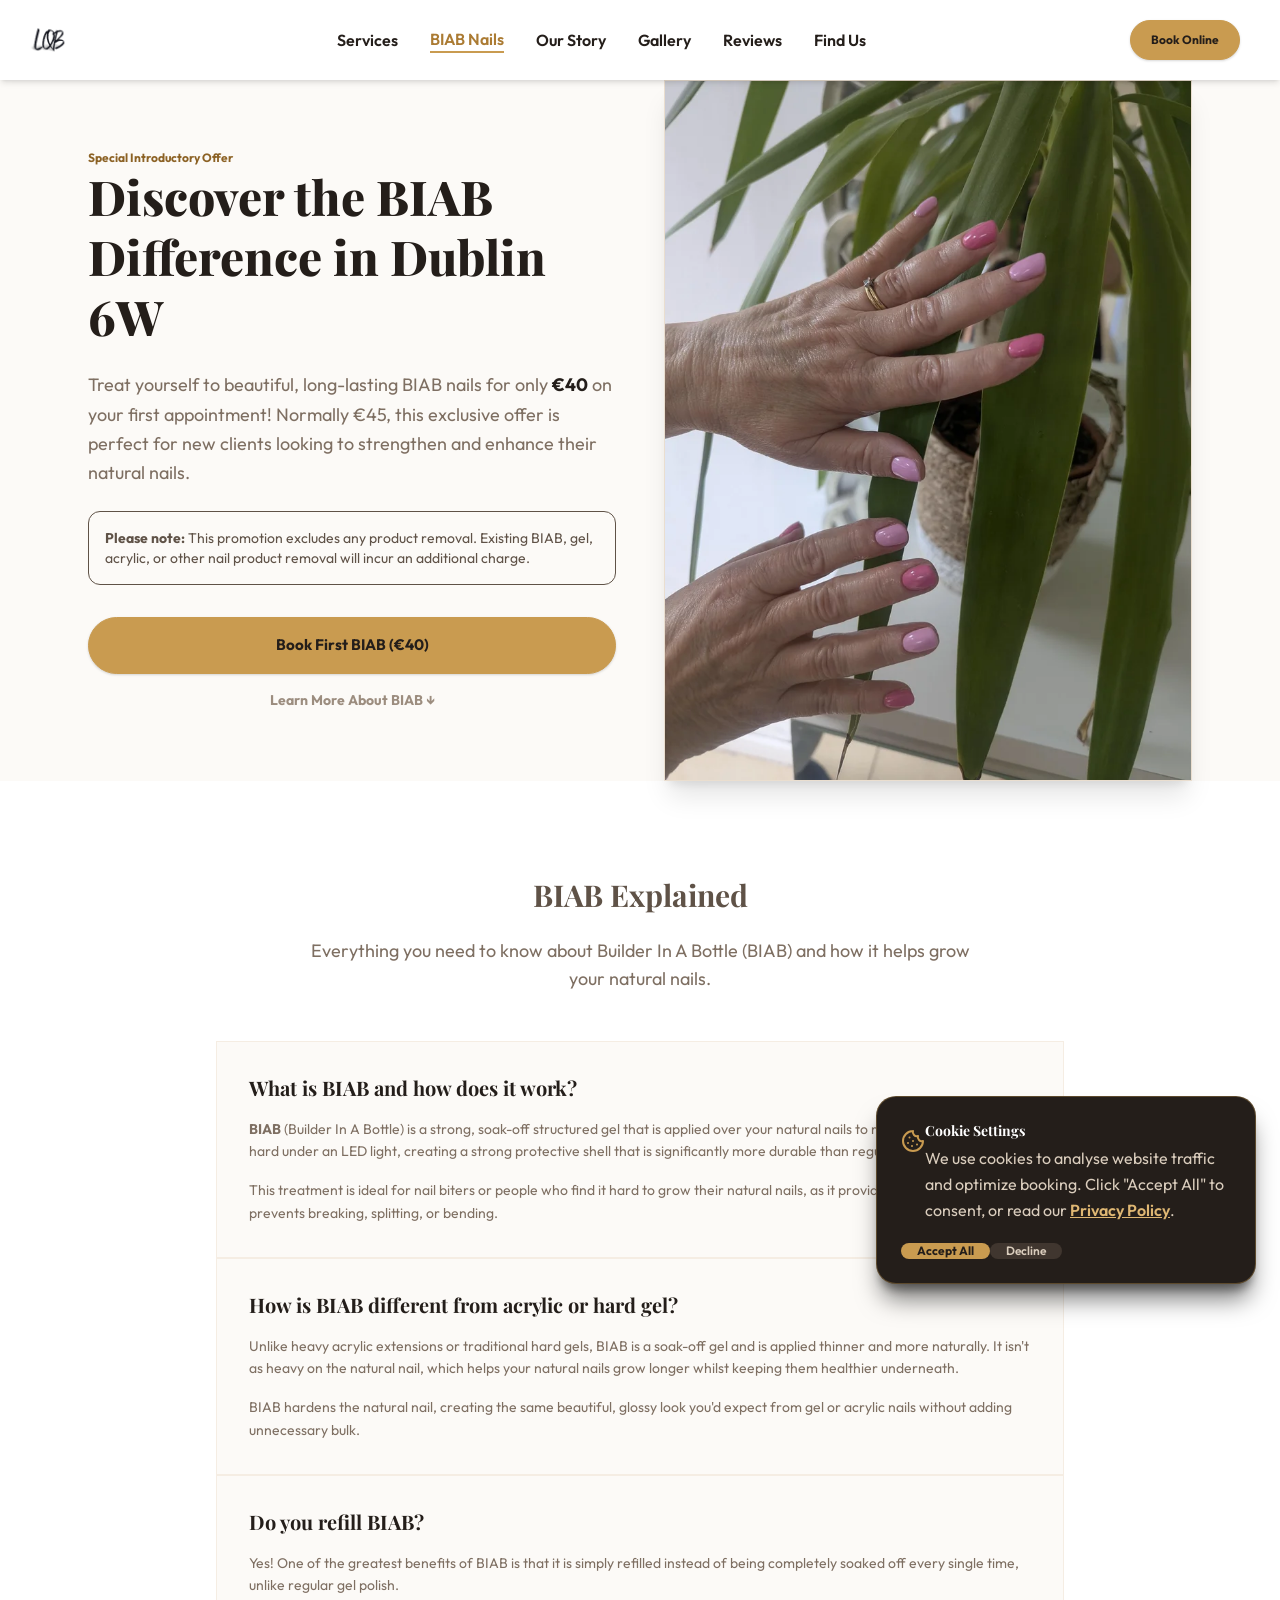
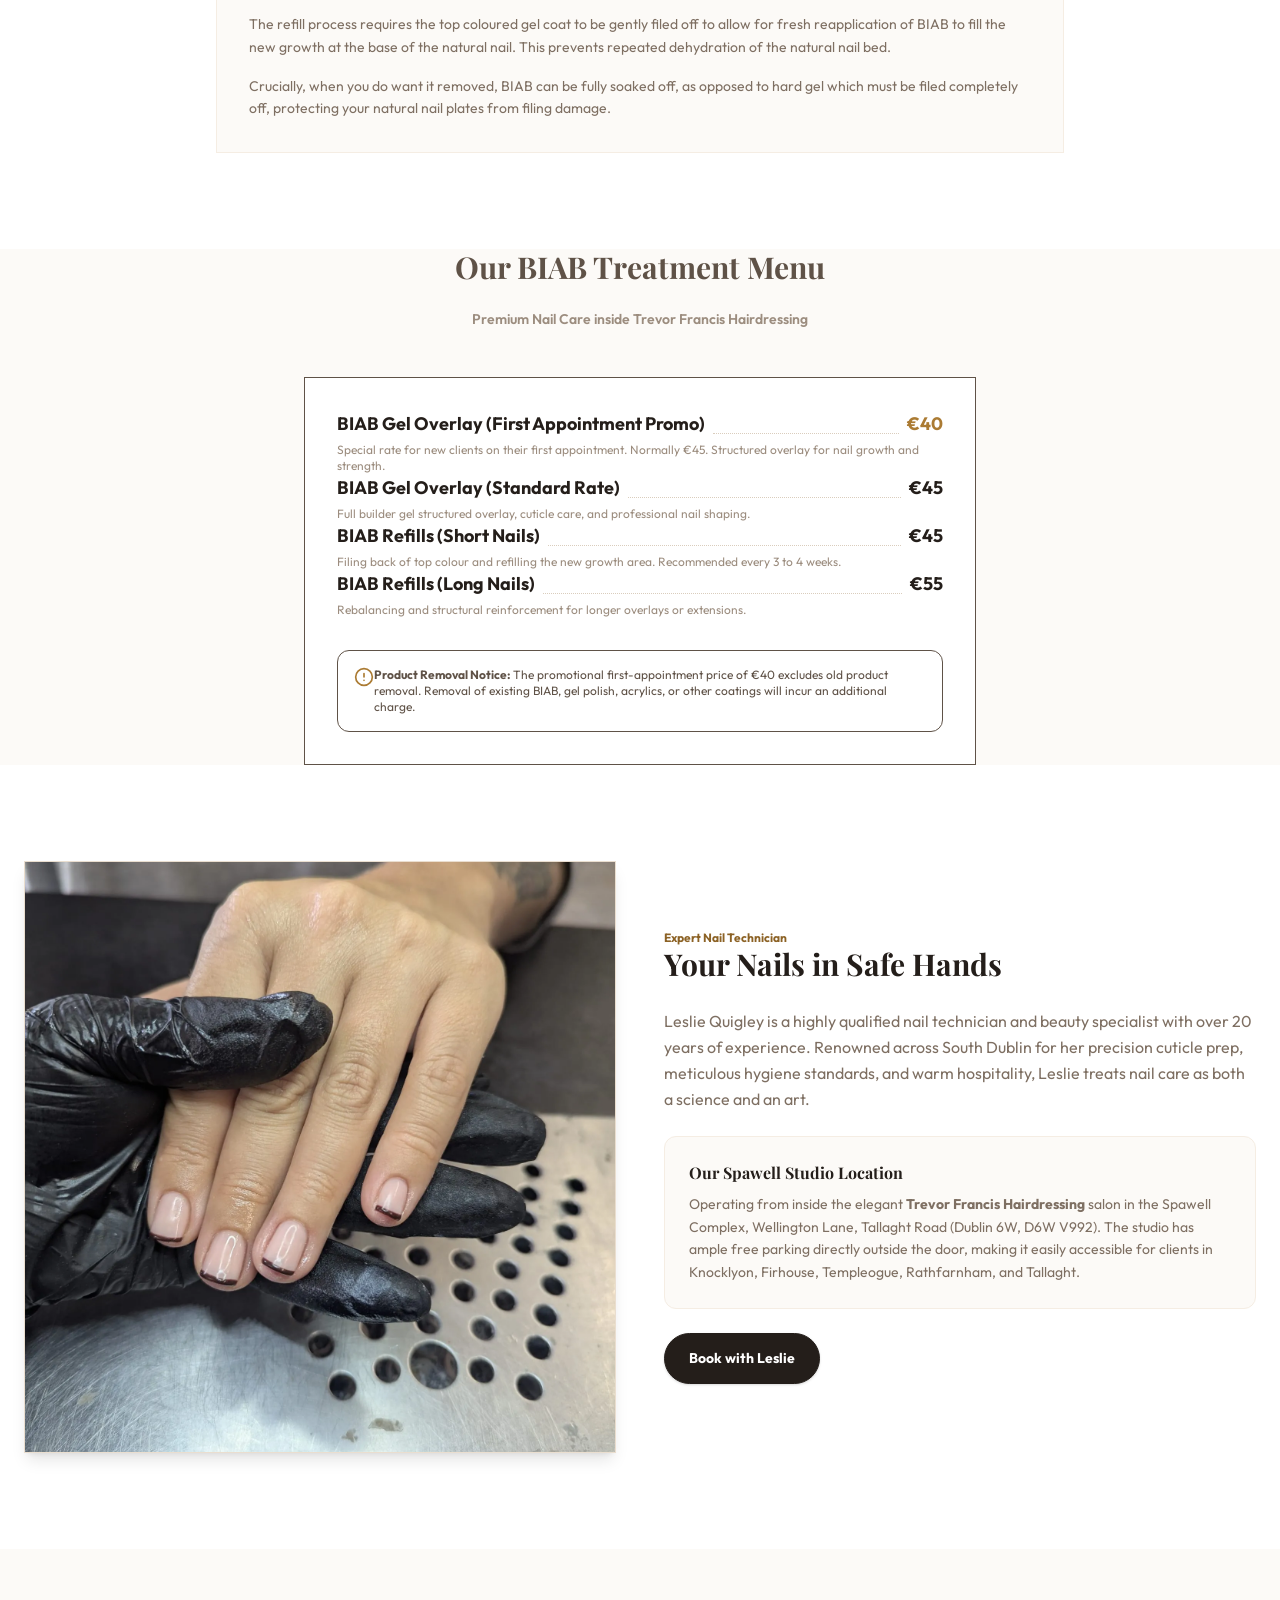
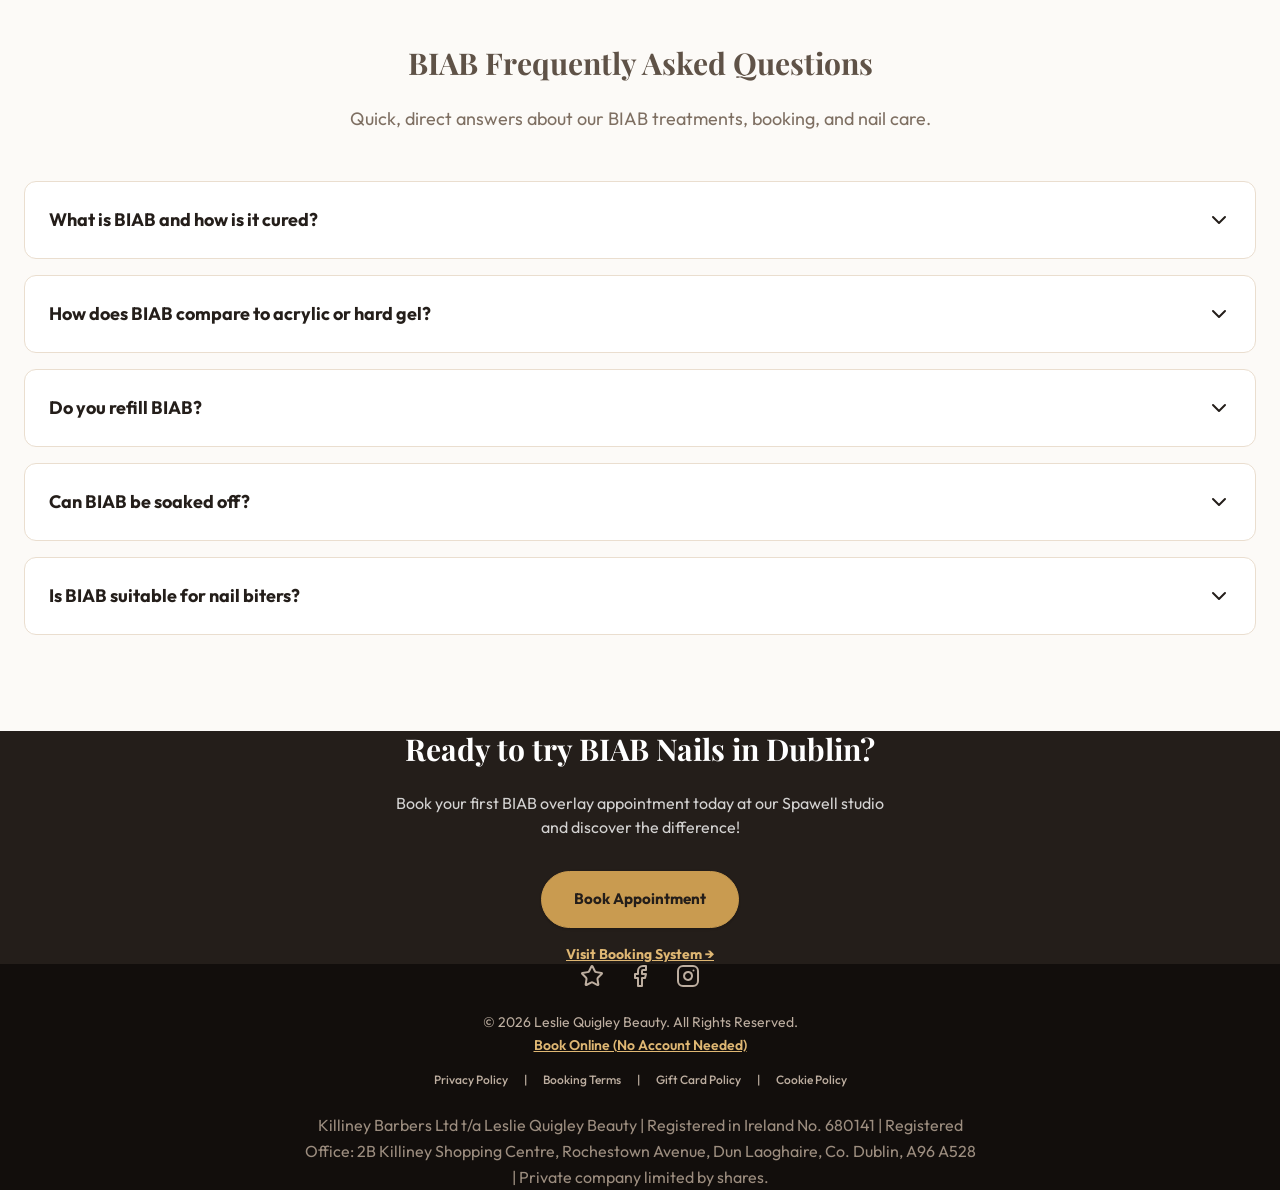
<file: biab.html>
<!DOCTYPE html>
<html lang="en-IE" class="scroll-smooth">

<head>
  <meta charset="UTF-8">
  <meta name="viewport" content="width=device-width, initial-scale=1.0">
  <link rel="canonical" href="https://www.lesliequigleybeauty.ie/biab.html">

  <!-- SEO Meta Tags -->
  <title>BIAB Nails Dublin | Premium Builder Gel Overlays | Leslie Quigley Beauty</title>
  <meta name="description"
    content="Discover the BIAB builder gel difference at Leslie Quigley Beauty in Dublin 6W. Get stronger, healthier natural nails for €40 (special first-appointment rate). Book online today!">
  <meta name="keywords"
    content="biab nails dublin, builder in a bottle, builder gel overlays, biab tallaght, biab knocklyon, biab templeogue, biab rathfarnham, nail salon spawell, healthy natural nails, nail biters dublin">
  <meta name="author" content="Leslie Quigley Beauty">
  <meta name="robots" content="index, follow, max-image-preview:large, max-snippet:-1, max-video-preview:-1">
  <meta name="theme-color" content="#faf7f2">

  <!-- Open Graph / Facebook -->
  <meta property="og:title" content="BIAB Nails Dublin | Premium Builder Gel Overlays | Leslie Quigley Beauty">
  <meta property="og:description"
    content="Get beautiful, long-lasting BIAB builder gel overlays for €40 on your first appointment. Strengthen and enhance your natural nails inside Trevor Francis Hairdressing at the Spawell Complex, Dublin 6W.">
  <meta property="og:image" content="https://www.lesliequigleybeauty.ie/images/biab-nails-special-offer.webp">
  <meta property="og:url" content="https://www.lesliequigleybeauty.ie/biab.html">
  <meta property="og:type" content="website">
  <meta property="og:locale" content="en_IE">
  <meta property="og:site_name" content="Leslie Quigley Beauty">

  <!-- Twitter / X -->
  <meta name="twitter:card" content="summary_large_image">
  <meta name="twitter:title" content="BIAB Nails Dublin | Premium Builder Gel Overlays">
  <meta name="twitter:description"
    content="Discover the BIAB builder gel difference in Dublin 6W. Stronger, healthier natural nails for €40 on your first appointment at the Spawell Complex.">
  <meta name="twitter:image" content="https://www.lesliequigleybeauty.ie/images/biab-nails-special-offer.webp">

  <!-- Favicon -->
  <link rel="icon" href="/favicon.ico" type="image/x-icon">

  <!-- Stylesheet -->
  <link rel="stylesheet" href="/css/style.css">

  <!-- Google Fonts (Outfit & Playfair Display) -->
  <link rel="preconnect" href="https://fonts.googleapis.com">
  <link rel="preconnect" href="https://fonts.gstatic.com" crossorigin>
  <link rel="preload" as="style"
    href="https://fonts.googleapis.com/css2?family=Outfit:wght@300;400;500;600;700&family=Playfair+Display:ital,wght@0,400..900;1,400..900&display=swap">
  <link rel="stylesheet"
    href="https://fonts.googleapis.com/css2?family=Outfit:wght@300;400;500;600;700&family=Playfair+Display:ital,wght@0,400..900;1,400..900&display=swap"
    media="print" onload="this.media='all'">
  <noscript>
    <link rel="stylesheet"
      href="https://fonts.googleapis.com/css2?family=Outfit:wght@300;400;500;600;700&family=Playfair+Display:ital,wght@0,400..900;1,400..900&display=swap">
  </noscript>

  <!-- Lucide Icons -->
  <script src="/js/lucide.min.js" defer></script>

  <!-- GA init (external) -->
  <script src="/js/analytics.js" defer></script>

  <!-- Schema.org JSON-LD Structured Data for Local SEO, AEO & GEO -->
  <script type="application/ld+json">
  {
    "@context": "https://schema.org",
    "@graph": [
      {
        "@type": "WebSite",
        "@id": "https://www.lesliequigleybeauty.ie/#website",
        "url": "https://www.lesliequigleybeauty.ie/",
        "name": "Leslie Quigley Beauty",
        "description": "Nail bar and brow salon inside Trevor Francis Hairdressing at Spawell Complex.",
        "publisher": {
          "@id": "https://www.lesliequigleybeauty.ie/#beautysalon"
        }
      },
      {
        "@type": "WebPage",
        "@id": "https://www.lesliequigleybeauty.ie/biab.html#webpage",
        "url": "https://www.lesliequigleybeauty.ie/biab.html",
        "name": "BIAB Nails Dublin | Premium Builder Gel Overlays",
        "isPartOf": {
          "@id": "https://www.lesliequigleybeauty.ie/#website"
        },
        "about": {
          "@id": "https://www.lesliequigleybeauty.ie/#beautysalon"
        },
        "description": "Dedicated guide to BIAB (Builder In A Bottle) nail overlays, refills, and treatments by Leslie Quigley Beauty, Dublin 6W."
      },
      {
        "@type": "BreadcrumbList",
        "@id": "https://www.lesliequigleybeauty.ie/biab.html#breadcrumb",
        "itemListElement": [
          {
            "@type": "ListItem",
            "position": 1,
            "name": "Home",
            "item": "https://www.lesliequigleybeauty.ie/"
          },
          {
            "@type": "ListItem",
            "position": 2,
            "name": "BIAB Nails",
            "item": "https://www.lesliequigleybeauty.ie/biab.html"
          }
        ]
      },
      {
        "@type": "FAQPage",
        "@id": "https://www.lesliequigleybeauty.ie/biab.html#faq",
        "mainEntity": [
          {
            "@type": "Question",
            "name": "What is BIAB (Builder in a Bottle)?",
            "acceptedAnswer": {
              "@type": "Answer",
              "text": "BIAB is a strong, soak-off structured gel that is applied over your natural nails to reinforce them. It cures hard under an LED light and is far more durable than regular gel polish. Ideal for clients looking to grow their natural nails, preventing splitting or bending, and lasts up to 4 weeks before needing a refill."
            }
          },
          {
            "@type": "Question",
            "name": "How is BIAB different from acrylic or hard gel?",
            "acceptedAnswer": {
              "@type": "Answer",
              "text": "BIAB is a soak-off gel and is thinner when applied to the natural nail, so it isn't as heavy on the natural nail. This helps them grow longer while keeping your natural nails healthier. Additionally, BIAB hardens the natural nail whilst creating the same look you'd expect from gel or acrylic nails without adding too much bulk. Finally, BIAB can be fully soaked off, whereas hard gel must be filed off."
            }
          },
          {
            "@type": "Question",
            "name": "Do you refill BIAB?",
            "acceptedAnswer": {
              "@type": "Answer",
              "text": "Yes, BIAB is simply refilled instead of soaked off every time, unlike regular gel polish. The refill process requires the coloured gel to be filed off to allow for reapplication of BIAB to fill the new growth of the natural nail."
            }
          },
          {
            "@type": "Question",
            "name": "Is BIAB suitable for nail biters?",
            "acceptedAnswer": {
              "@type": "Answer",
              "text": "Absolutely! BIAB is highly recommended for nail biters or people who find it hard to grow their natural nails, as it provides a hard, protective barrier that prevents biting and encourages healthy natural growth underneath."
            }
          }
        ]
      }
    ]
  }
  </script>

  <style>
    body {
      font-family: 'Outfit', sans-serif;
    }

    h1,
    h2,
    h3,
    h4,
    .font-display {
      font-family: 'Playfair Display', serif;
    }

    .fade-in-section {
      opacity: 0;
      transform: translateY(20px);
      transition: opacity 0.6s ease-out, transform 0.6s ease-out;
    }

    .fade-in-section.is-visible {
      opacity: 1;
      transform: translateY(0);
    }

    .section-heading {
      font-weight: 700;
      margin-bottom: 1.5rem;
      line-height: 1.2;
    }

    .section-subheading {
      font-size: 1.125rem;
      line-height: 1.75rem;
      color: #7e6f62;
      max-width: 42rem;
      margin-inline: auto;
      margin-bottom: 3rem;
    }

    /* Floating Cookie Consent Card */
    #cookie-consent-banner {
      position: fixed;
      bottom: 1.5rem;
      right: 1.5rem;
      left: 1.5rem;
      max-width: calc(100% - 3rem);
      background: #241e1a;
      color: #fff;
      padding: 1.5rem;
      border-radius: 1.25rem;
      box-shadow: 0 20px 25px -5px rgba(0, 0, 0, 0.5), 0 10px 10px -5px rgba(0, 0, 0, 0.4);
      border: 1px solid rgba(201, 155, 80, 0.35);
      z-index: 50;
      display: flex;
      flex-direction: column;
      gap: 1rem;
      transition: transform 0.5s cubic-bezier(0.16, 1, 0.3, 1), opacity 0.5s ease;
    }

    #cookie-consent-banner.translate-y-full {
      transform: translateY(calc(100% + 2rem)) !important;
    }

    @media (min-width: 768px) {
      #cookie-consent-banner {
        left: auto;
        max-width: 380px;
      }
    }

    /* Fix sticky header overlap on anchor scroll */
    section[id] {
      scroll-margin-top: 90px;
    }

    .text-gold-contrast {
      color: #8c6225 !important;
    }

    .premium-hover-card {
      background-color: #ffffff !important;
      border: 1px solid rgba(201, 155, 80, 0.15) !important;
      border-radius: 1rem !important;
      padding: 2rem !important;
      box-shadow: 0 1px 3px 0 rgba(0, 0, 0, 0.05), 0 1px 2px 0 rgba(0, 0, 0, 0.03) !important;
      transition: all 0.3s cubic-bezier(0.4, 0, 0.2, 1) !important;
    }
    .premium-hover-card:hover {
      transform: translateY(-4px) !important;
      box-shadow: 0 10px 20px -5px rgba(0, 0, 0, 0.08), 0 8px 8px -5px rgba(0, 0, 0, 0.04) !important;
      border-color: rgba(201, 155, 80, 0.35) !important;
    }

    .custom-btn {
      display: inline-flex;
      align-items: center;
      justify-content: center;
      gap: 0.5rem;
      border-radius: 9999px;
      font-weight: 700;
      transition: all 0.2s ease-in-out;
      text-decoration: none !important;
      cursor: pointer;
      box-shadow: 0 1px 3px 0 rgba(0, 0, 0, 0.1), 0 1px 2px 0 rgba(0, 0, 0, 0.06);
    }
    
    .custom-btn-xs {
      padding: 0.625rem 1.25rem !important;
      font-size: 0.75rem !important;
    }

    .custom-btn-sm {
      padding: 0.875rem 1.5rem !important;
      font-size: 0.875rem !important;
    }

    .custom-btn-md {
      padding: 1rem 2rem !important;
      font-size: 0.95rem !important;
    }

    .custom-btn-dark {
      background-color: #241e1a !important;
      color: #ffffff !important;
      border: 1px solid #241e1a !important;
    }
    .custom-btn-dark:hover {
      background-color: #40362f !important;
      border-color: #40362f !important;
    }

    .custom-btn-light {
      background-color: #f5ede3 !important;
      color: #241e1a !important;
      border: 1px solid #f5ede3 !important;
    }
    .custom-btn-light:hover {
      background-color: #eadecf !important;
      border-color: #eadecf !important;
    }

    .custom-btn-gold {
      background-color: #c99b50 !important;
      color: #241e1a !important;
      border: 1px solid #c99b50 !important;
    }
    .custom-btn-gold:hover {
      background-color: #dfb773 !important;
      border-color: #dfb773 !important;
    }

    .custom-btn-green {
      background-color: #25d366 !important;
      color: #ffffff !important;
      border: 1px solid #25d366 !important;
    }
    .custom-btn-green:hover {
      background-color: #20ba5a !important;
      border-color: #20ba5a !important;
    }

    .btn-pulse-glow {
      animation: pulse-glow 2s cubic-bezier(0.4, 0, 0.6, 1) infinite;
    }

    @keyframes pulse-glow {
      0%, 100% {
        box-shadow: 0 4px 6px -1px rgba(201, 155, 80, 0.4), 0 2px 4px -1px rgba(201, 155, 80, 0.2), 0 0 0 0px rgba(201, 155, 80, 0.4);
      }
      50% {
        box-shadow: 0 10px 15px -3px rgba(201, 155, 80, 0.3), 0 4px 6px -2px rgba(201, 155, 80, 0.15), 0 0 0 8px rgba(201, 155, 80, 0);
      }
    }

    .menu-item-connector {
      flex-grow: 1;
      border-bottom: 1px dotted #dacdbd;
      margin: 0 0.5rem;
      position: relative;
      top: -0.25rem;
    }

    #booking-modal-scroll {
      display: flex;
      align-items: flex-start;
      justify-content: center;
      padding: 1.5rem;
      min-height: 100vh;
    }

    #booking-modal-content {
      width: 100%;
      max-width: 440px;
      border-radius: 1.25rem;
      background: white;
      overflow: hidden;
      transform: translateZ(0);
      margin: auto;
      border: 1px solid rgba(0, 0, 0, 0.05);
      box-shadow: 0 25px 50px -12px rgba(0, 0, 0, 0.1);
    }


  </style>
</head>

<body class="bg-gray-50 text-gray-700 antialiased font-sans">

  <!-- Header -->
  <header class="bg-white sticky top-0 z-40 shadow-md border-b border-gray-200">
    <div class="container mx-auto px-6 py-4 flex justify-between items-center">
      <a href="/" class="flex items-center gap-x-3 text-2xl font-display font-bold text-gray-900 tracking-tight">
        <img src="/images/LQB_LOGO_S.webp" alt="Leslie Quigley Beauty Logo" class="h-12 w-auto" />
      </a>
      <nav class="hidden md:flex items-center space-x-8" aria-label="Main Navigation">
        <a href="/#services" class="text-gray-900 hover:text-amber-600 transition-colors font-semibold">Services</a>
        <a href="/biab.html" class="text-amber-600 font-semibold border-b-2 border-amber-500 pb-1">BIAB Nails</a>
        <a href="/#about" class="text-gray-900 hover:text-amber-600 transition-colors font-semibold">Our Story</a>
        <a href="/#gallery" class="text-gray-900 hover:text-amber-600 transition-colors font-semibold">Gallery</a>
        <a href="/#testimonials" class="text-gray-900 hover:text-amber-600 transition-colors font-semibold">Reviews</a>
        <a href="/#contact" class="text-gray-900 hover:text-amber-600 transition-colors font-semibold">Find Us</a>
      </nav>
      <div class="flex items-center space-x-4">
        <button
          class="js-open-booking-modal hidden sm:block custom-btn custom-btn-xs custom-btn-gold btn-pulse-glow">
          Book Online
        </button>
        <button id="mobile-menu-button" aria-label="Toggle mobile menu"
          class="md:hidden p-2 rounded-md text-gray-700 hover:bg-gray-100 focus:outline-none cursor-pointer">
          <i data-lucide="menu" class="w-6 h-6" id="menu-icon-open"></i>
          <i data-lucide="x" class="w-6 h-6 hidden" id="menu-icon-close"></i>
        </button>
      </div>
    </div>
    <nav id="mobile-menu" class="hidden md:hidden px-6 pb-4 border-t border-gray-100 bg-white" aria-label="Mobile Navigation">
      <a href="/#services" class="block py-3 text-gray-900 hover:text-amber-600 border-b border-gray-100 font-semibold">Services</a>
      <a href="/biab.html" class="block py-3 text-amber-600 border-b border-gray-100 font-semibold">BIAB Nails</a>
      <a href="/#about" class="block py-3 text-gray-900 hover:text-amber-600 border-b border-gray-100 font-semibold">Our Story</a>
      <a href="/#gallery" class="block py-3 text-gray-900 hover:text-amber-600 border-b border-gray-100 font-semibold">Gallery</a>
      <a href="/#testimonials" class="block py-3 text-gray-900 hover:text-amber-600 border-b border-gray-100 font-semibold">Reviews</a>
      <a href="/#contact" class="block py-3 text-gray-900 hover:text-amber-600 border-b border-gray-100 font-semibold">Find Us</a>
      <button
        class="js-open-booking-modal w-full mt-4 custom-btn custom-btn-sm custom-btn-gold">
        Book an Appointment
      </button>
    </nav>
  </header>

  <main>
    <!-- Hero Section -->
    <section class="py-20 bg-gradient-to-b from-[#faf7f2] to-white border-b border-gray-200">
      <div class="container mx-auto px-6 max-w-6xl">
        <div class="grid md:grid-cols-2 gap-12 items-center">
          <div class="fade-in-section is-visible">
            <span class="text-xs uppercase tracking-[0.25em] text-gold-contrast font-bold mb-3 block">Special Introductory Offer</span>
            <h1 class="text-4xl md:text-5xl font-extrabold font-display text-gray-900 mb-6 leading-tight">
              Discover the BIAB Difference in Dublin 6W
            </h1>
            <p class="text-gray-600 mb-6 leading-relaxed text-lg">
              Treat yourself to beautiful, long-lasting BIAB nails for only <strong class="text-gray-900 font-bold">€40</strong> on your first appointment! Normally €45, this exclusive offer is perfect for new clients looking to strengthen and enhance their natural nails.
            </p>
            <div class="bg-amber-50/50 border border-amber-200/50 rounded-xl p-4 mb-8 text-sm text-amber-800">
              <strong>Please note:</strong> This promotion excludes any product removal. Existing BIAB, gel, acrylic, or other nail product removal will incur an additional charge.
            </div>
            <div class="flex flex-col sm:flex-row gap-4 items-center">
              <button class="js-open-booking-modal w-full sm:w-auto custom-btn custom-btn-md custom-btn-gold btn-pulse-glow">
                Book First BIAB (€40)
              </button>
              <a href="#biab-explained" class="text-sm text-gray-500 hover:text-amber-600 font-bold transition-colors">
                Learn More About BIAB &darr;
              </a>
            </div>
          </div>
          <div class="fade-in-section is-visible rounded-2xl overflow-hidden shadow-xl border border-gray-200 relative">
            <img src="/images/biab-nails-special-offer.webp" alt="Alternating pink shades BIAB builder gel overlay nails" width="1024" height="1280" class="w-full h-full object-cover aspect-[4/5] object-center">
          </div>
        </div>
      </div>
    </section>

    <!-- BIAB Explained (AEO/GEO Section) -->
    <section id="biab-explained" class="py-24 bg-white">
      <div class="container mx-auto px-6 max-w-4xl">
        <div class="fade-in-section text-center mb-16">
          <h2 class="section-heading text-3xl md:text-4xl">BIAB Explained</h2>
          <p class="section-subheading">Everything you need to know about Builder In A Bottle (BIAB) and how it helps grow your natural nails.</p>
        </div>

        <div class="space-y-12">
          <!-- Question 1 -->
          <article class="fade-in-section bg-gray-50 rounded-2xl p-8 border border-gray-100">
            <h3 class="text-xl font-bold text-gray-900 mb-4 font-display">What is BIAB and how does it work?</h3>
            <div class="text-gray-600 leading-relaxed space-y-4 text-sm md:text-base">
              <p>
                <strong>BIAB</strong> (Builder In A Bottle) is a strong, soak-off structured gel that is applied over your natural nails to reinforce them. It cures hard under an LED light, creating a strong protective shell that is significantly more durable than regular gel polish.
              </p>
              <p>
                This treatment is ideal for nail biters or people who find it hard to grow their natural nails, as it provides a hard barrier that prevents breaking, splitting, or bending.
              </p>
            </div>
          </article>

          <!-- Question 2 (Acrylic vs Hard Gel vs BIAB) -->
          <article class="fade-in-section bg-gray-50 rounded-2xl p-8 border border-gray-100">
            <h3 class="text-xl font-bold text-gray-900 mb-4 font-display">How is BIAB different from acrylic or hard gel?</h3>
            <div class="text-gray-600 leading-relaxed space-y-4 text-sm md:text-base">
              <p>
                Unlike heavy acrylic extensions or traditional hard gels, BIAB is a soak-off gel and is applied thinner and more naturally. It isn't as heavy on the natural nail, which helps your natural nails grow longer whilst keeping them healthier underneath.
              </p>
              <p>
                BIAB hardens the natural nail, creating the same beautiful, glossy look you'd expect from gel or acrylic nails without adding unnecessary bulk.
              </p>
            </div>
          </article>

          <!-- Question 3 -->
          <article class="fade-in-section bg-gray-50 rounded-2xl p-8 border border-gray-100">
            <h3 class="text-xl font-bold text-gray-900 mb-4 font-display">Do you refill BIAB?</h3>
            <div class="text-gray-600 leading-relaxed space-y-4 text-sm md:text-base">
              <p>
                Yes! One of the greatest benefits of BIAB is that it is simply refilled instead of being completely soaked off every single time, unlike regular gel polish.
              </p>
              <p>
                The refill process requires the top coloured gel coat to be gently filed off to allow for fresh reapplication of BIAB to fill the new growth at the base of the natural nail. This prevents repeated dehydration of the natural nail bed.
              </p>
              <p>
                Crucially, when you do want it removed, BIAB can be fully soaked off, as opposed to hard gel which must be filed completely off, protecting your natural nail plates from filing damage.
              </p>
            </div>
          </article>
        </div>
      </div>
    </section>

    <!-- BIAB Service Menu -->
    <section class="py-20 bg-[#faf7f2] border-t border-b border-gray-200">
      <div class="container mx-auto px-6 max-w-4xl text-center">
        <div class="fade-in-section mb-12">
          <h2 class="section-heading text-3xl md:text-4xl">Our BIAB Treatment Menu</h2>
          <p class="text-sm text-gray-500 uppercase tracking-widest font-semibold">Premium Nail Care inside Trevor Francis Hairdressing</p>
        </div>

        <div class="fade-in-section bg-white rounded-2xl p-8 shadow-sm border border-gray-200/60 text-left max-w-2xl mx-auto">
          <ul class="space-y-6">
            <li class="flex flex-col">
              <div class="flex justify-between items-baseline">
                <span class="font-bold text-gray-900 text-lg">BIAB Gel Overlay (First Appointment Promo)</span>
                <span class="menu-item-connector"></span>
                <span class="font-bold text-amber-600 text-lg">€40</span>
              </div>
              <p class="text-xs text-gray-500 mt-1">Special rate for new clients on their first appointment. Normally €45. Structured overlay for nail growth and strength.</p>
            </li>
            <li class="flex flex-col">
              <div class="flex justify-between items-baseline">
                <span class="font-bold text-gray-900 text-lg">BIAB Gel Overlay (Standard Rate)</span>
                <span class="menu-item-connector"></span>
                <span class="font-bold text-gray-900 text-lg">€45</span>
              </div>
              <p class="text-xs text-gray-500 mt-1">Full builder gel structured overlay, cuticle care, and professional nail shaping.</p>
            </li>
            <li class="flex flex-col">
              <div class="flex justify-between items-baseline">
                <span class="font-bold text-gray-900 text-lg">BIAB Refills (Short Nails)</span>
                <span class="menu-item-connector"></span>
                <span class="font-bold text-gray-900 text-lg">€45</span>
              </div>
              <p class="text-xs text-gray-500 mt-1">Filing back of top colour and refilling the new growth area. Recommended every 3 to 4 weeks.</p>
            </li>
            <li class="flex flex-col">
              <div class="flex justify-between items-baseline">
                <span class="font-bold text-gray-900 text-lg">BIAB Refills (Long Nails)</span>
                <span class="menu-item-connector"></span>
                <span class="font-bold text-gray-900 text-lg">€55</span>
              </div>
              <p class="text-xs text-gray-500 mt-1">Rebalancing and structural reinforcement for longer overlays or extensions.</p>
            </li>
          </ul>
          
          <div class="mt-8 p-4 border border-amber-200/50 bg-amber-50/50 rounded-xl flex gap-3 text-xs text-amber-800">
            <i data-lucide="alert-circle" class="w-5 h-5 flex-shrink-0 text-amber-600 mt-0.5"></i>
            <p><strong>Product Removal Notice:</strong> The promotional first-appointment price of €40 excludes old product removal. Removal of existing BIAB, gel polish, acrylics, or other coatings will incur an additional charge.</p>
          </div>
        </div>
      </div>
    </section>

    <!-- Meet Leslie (About / Bio) -->
    <section class="py-24 bg-white">
      <div class="container mx-auto px-6 max-w-5xl">
        <div class="grid md:grid-cols-2 gap-12 items-center">
          <div class="fade-in-section rounded-2xl overflow-hidden shadow-lg border border-gray-200">
            <img src="/images/gallery/builder-gel-overlay-dublin-6w.webp" alt="Leslie Quigley Beauty BIAB nail overlays" width="1024" height="1024" loading="lazy" class="w-full h-full object-cover aspect-square">
          </div>
          <div class="fade-in-section">
            <span class="text-xs uppercase tracking-[0.2em] text-gold-contrast font-bold mb-3 block">Expert Nail Technician</span>
            <h2 class="text-3xl md:text-4xl font-bold font-display text-gray-900 mb-6 leading-tight">Your Nails in Safe Hands</h2>
            <p class="text-gray-600 mb-6 leading-relaxed">
              Leslie Quigley is a highly qualified nail technician and beauty specialist with over 20 years of experience. Renowned across South Dublin for her precision cuticle prep, meticulous hygiene standards, and warm hospitality, Leslie treats nail care as both a science and an art.
            </p>
            <div class="bg-gray-50 border border-gray-100 rounded-xl p-6 shadow-sm mb-6">
              <h3 class="font-bold text-gray-900 text-base mb-2">Our Spawell Studio Location</h3>
              <p class="text-gray-600 text-sm leading-relaxed">
                Operating from inside the elegant <strong>Trevor Francis Hairdressing</strong> salon in the Spawell Complex, Wellington Lane, Tallaght Road (Dublin 6W, D6W V992). The studio has ample free parking directly outside the door, making it easily accessible for clients in Knocklyon, Firhouse, Templeogue, Rathfarnham, and Tallaght.
              </p>
            </div>
            <button class="js-open-booking-modal custom-btn custom-btn-sm custom-btn-dark">
              Book with Leslie
            </button>
          </div>
        </div>
      </div>
    </section>

    <!-- FAQs Section (SEO / AEO Focus) -->
    <section class="py-24 bg-gray-50 border-t border-b border-gray-200">
      <div class="container mx-auto px-6 max-w-3xl">
        <div class="fade-in-section text-center mb-16">
          <h2 class="section-heading text-3xl md:text-4xl">BIAB Frequently Asked Questions</h2>
          <p class="section-subheading">Quick, direct answers about our BIAB treatments, booking, and nail care.</p>
        </div>

        <div class="space-y-4">
          <details class="group border border-gray-200 rounded-xl bg-white [&_summary::-webkit-details-marker]:hidden fade-in-section">
            <summary class="flex cursor-pointer items-center justify-between gap-1.5 p-6 text-gray-900 text-lg font-bold">
              What is BIAB and how is it cured?
              <i data-lucide="chevron-down" class="w-6 h-6 transition duration-300 group-open:-rotate-180"></i>
            </summary>
            <div class="px-6 pb-6 text-gray-600 leading-relaxed text-sm">
              BIAB stands for Builder In A Bottle. It is a strong, structured builder gel that is applied over the natural nails. It cures hard under an LED light and is more durable than regular gel polish, preventing bending or breaking.
            </div>
          </details>

          <details class="group border border-gray-200 rounded-xl bg-white [&_summary::-webkit-details-marker]:hidden fade-in-section">
            <summary class="flex cursor-pointer items-center justify-between gap-1.5 p-6 text-gray-900 text-lg font-bold">
              How does BIAB compare to acrylic or hard gel?
              <i data-lucide="chevron-down" class="w-6 h-6 transition duration-300 group-open:-rotate-180"></i>
            </summary>
            <div class="px-6 pb-6 text-gray-600 leading-relaxed text-sm">
              BIAB is a soak-off gel and is applied thinner than acrylic or hard gel, meaning it isn't as heavy on the natural nail plate. This helps your natural nails grow longer whilst keeping them healthier. It hardens the nail and matches the gel/acrylic look without the bulky weight.
            </div>
          </details>

          <details class="group border border-gray-200 rounded-xl bg-white [&_summary::-webkit-details-marker]:hidden fade-in-section">
            <summary class="flex cursor-pointer items-center justify-between gap-1.5 p-6 text-gray-900 text-lg font-bold">
              Do you refill BIAB?
              <i data-lucide="chevron-down" class="w-6 h-6 transition duration-300 group-open:-rotate-180"></i>
            </summary>
            <div class="px-6 pb-6 text-gray-600 leading-relaxed text-sm">
              Yes, BIAB is simply refilled instead of soaked off every time, unlike regular gel polish. The refill process requires the coloured gel to be gently filed off to allow for reapplication of BIAB to fill the new growth of the natural nail.
            </div>
          </details>

          <details class="group border border-gray-200 rounded-xl bg-white [&_summary::-webkit-details-marker]:hidden fade-in-section">
            <summary class="flex cursor-pointer items-center justify-between gap-1.5 p-6 text-gray-900 text-lg font-bold">
              Can BIAB be soaked off?
              <i data-lucide="chevron-down" class="w-6 h-6 transition duration-300 group-open:-rotate-180"></i>
            </summary>
            <div class="px-6 pb-6 text-gray-600 leading-relaxed text-sm">
              Yes. Unlike traditional hard gel, which must be fully filed down, BIAB can be safely and completely soaked off in acetone when you want it removed, which protects the natural nail plates from filing damage.
            </div>
          </details>

          <details class="group border border-gray-200 rounded-xl bg-white [&_summary::-webkit-details-marker]:hidden fade-in-section">
            <summary class="flex cursor-pointer items-center justify-between gap-1.5 p-6 text-gray-900 text-lg font-bold">
              Is BIAB suitable for nail biters?
              <i data-lucide="chevron-down" class="w-6 h-6 transition duration-300 group-open:-rotate-180"></i>
            </summary>
            <div class="px-6 pb-6 text-gray-600 leading-relaxed text-sm">
              Yes, BIAB is highly recommended for nail biters or people who struggle to grow their natural nails. It hardens your natural nails, making them too tough to bite, and acts as a shield to allow the natural nails to grow underneath.
            </div>
          </details>
        </div>
      </div>
    </section>

    <!-- Booking CTA Banner -->
    <section class="py-20 bg-gray-900 text-white text-center">
      <div class="container mx-auto px-6 max-w-3xl">
        <h2 class="text-3xl md:text-4xl font-bold font-display mb-6">Ready to try BIAB Nails in Dublin?</h2>
        <p class="opacity-80 mb-8 max-w-lg mx-auto">Book your first BIAB overlay appointment today at our Spawell studio and discover the difference!</p>
        <div class="flex flex-col sm:flex-row justify-center items-center gap-4">
          <button class="js-open-booking-modal custom-btn custom-btn-md custom-btn-gold btn-pulse-glow">
            Book Appointment
          </button>
          <a href="https://book.lesliequigleybeauty.ie" target="_blank" class="text-sm font-bold text-amber-400 hover:text-amber-300 underline">
            Visit Booking System &rarr;
          </a>
        </div>
      </div>
    </section>
  </main>

  <!-- Footer -->
  <footer class="bg-gray-950 text-gray-400 border-t border-gray-900">
    <div class="container mx-auto px-6 py-12 text-center max-w-4xl">
      <div class="flex justify-center space-x-6 mb-6">
        <a href="https://share.google/eiuY39uwci23YoMhV" target="_blank" rel="noopener noreferrer" class="hover:text-amber-400 transition-colors">
          <span class="sr-only">Google Business Profile</span>
          <i data-lucide="star" class="w-6 h-6"></i>
        </a>
        <a href="https://www.facebook.com/lesliequigleybeauty" target="_blank" rel="noopener noreferrer" class="hover:text-amber-400 transition-colors">
          <span class="sr-only">Facebook</span>
          <i data-lucide="facebook" class="w-6 h-6"></i>
        </a>
        <a href="https://www.instagram.com/lesliequigleybeauty" target="_blank" rel="noopener noreferrer" class="hover:text-amber-400 transition-colors">
          <span class="sr-only">Instagram</span>
          <i data-lucide="instagram" class="w-6 h-6"></i>
        </a>
      </div>
      <p class="text-sm">&copy; <span id="year"></span> Leslie Quigley Beauty. All Rights Reserved.</p>
      <p class="mt-3">
        <a href="https://book.lesliequigleybeauty.ie/" target="_blank" rel="noopener noreferrer"
          class="text-sm text-amber-400 hover:text-amber-300 font-semibold underline">Book Online (No Account Needed)</a>
      </p>
      <div class="mt-4 flex flex-wrap justify-center gap-x-4 gap-y-2 text-xs text-gray-400 font-medium">
        <a href="/privacy-policy.html" class="hover:text-amber-400">Privacy Policy</a>
        <span>|</span>
        <a href="/booking-privacy.html" class="hover:text-amber-400">Booking Terms</a>
        <span>|</span>
        <a href="/gift-card-policy.html" class="hover:text-amber-400">Gift Card Policy</a>
        <span>|</span>
        <a href="/cookie-policy.html" class="hover:text-amber-400">Cookie Policy</a>
      </div>
      <p class="text-[10px] text-gray-500 mt-6 leading-relaxed max-w-2xl mx-auto">
        Killiney Barbers Ltd t/a Leslie Quigley Beauty | Registered in Ireland No. 680141 | Registered Office: 2B Killiney Shopping Centre, Rochestown Avenue, Dun Laoghaire, Co. Dublin, A96 A528 | Private company limited by shares.
      </p>
    </div>
  </footer>

  <!-- Booking Modal -->
  <div id="booking-modal" class="hidden relative z-50" aria-labelledby="modal-title" role="dialog" aria-modal="true">
    <div class="fixed inset-0 bg-black/70 backdrop-blur-sm transition-opacity" aria-hidden="true"></div>
    <div id="booking-modal-scroll" class="fixed inset-0 z-50 overflow-y-auto w-full" style="-webkit-overflow-scrolling: touch;">
      <div id="booking-modal-content" class="relative text-left shadow-2xl transition-all">
        <!-- Header -->
        <div class="px-6 py-4 border-b border-gray-100 bg-white/95 backdrop-blur-md sticky top-0 z-10 flex items-center justify-between"
          style="border-top-left-radius: inherit; border-top-right-radius: inherit;">
          <h2 id="modal-title" class="text-xl font-bold text-gray-900 font-display">Book Appointment</h2>
          <button id="modal-close-button" class="text-gray-400 hover:text-gray-900 bg-gray-50 hover:bg-gray-100 rounded-full p-2 transition-colors">
            <i data-lucide="x" class="w-5 h-5"></i><span class="sr-only">Close</span>
          </button>
        </div>
        <!-- Body -->
        <div class="p-5 sm:p-6">
          <div class="mb-5 rounded-xl border border-amber-200 bg-amber-50/50 p-4">
            <div class="flex items-center gap-2 mb-1 text-amber-900 font-bold text-sm">
              <i data-lucide="zap" class="w-4 h-4 text-amber-600"></i> Fast, Secure Booking
            </div>
            <p class="text-amber-800 text-xs leading-relaxed">Book in seconds. No account needed, free WhatsApp reminders!</p>
          </div>
          <!-- CTAs -->
          <div class="flex flex-col gap-3 mb-6">
            <a href="https://book.lesliequigleybeauty.ie/" target="_blank" rel="noopener noreferrer" data-ga-location="modal"
              class="w-full custom-btn custom-btn-sm custom-btn-gold">
              <i data-lucide="calendar-plus" class="w-4 h-4"></i> Book Online Now
            </a>
            <a href="https://wa.me/353862228500" target="_blank" rel="noopener noreferrer"
              class="w-full custom-btn custom-btn-sm custom-btn-green text-white">
              <i data-lucide="message-circle" class="w-4 h-4 text-white"></i> Message on WhatsApp
            </a>
            <a href="tel:+35314428500"
              class="w-full custom-btn custom-btn-sm custom-btn-dark">
              <i data-lucide="phone" class="w-4 h-4"></i> Call 01 442 8500
            </a>
          </div>
          <!-- Opening Hours Block -->
          <div class="bg-gray-50 rounded-2xl p-4 border border-gray-100">
            <div class="flex items-center justify-center gap-x-2 mb-3">
              <i data-lucide="clock" class="w-4 h-4 text-gray-400"></i>
              <h3 class="text-xs uppercase tracking-widest font-bold text-gray-600">Opening Hours</h3>
            </div>
            <ul id="opening-hours-modal" class="space-y-1.5 text-gray-700 text-sm max-w-xs mx-auto"></ul>
            <div id="open-status-modal" class="mt-3 pt-3 border-t border-gray-200/50 text-center text-xs font-bold"></div>
            <div id="hours-notices-modal" class="mt-2 text-center text-[10px] text-red-500 font-medium space-y-1"></div>
          </div>
        </div>
      </div>
    </div>
  </div>

  <!-- Cookie Consent Card -->
  <div id="cookie-consent-banner" class="translate-y-full" data-nosnippet>
    <div class="flex items-start gap-3">
      <div class="w-10 h-10 rounded-full bg-amber-500/10 flex items-center justify-center text-amber-500 shrink-0">
        <i data-lucide="cookie" class="w-5.5 h-5.5"></i>
      </div>
      <div>
        <h3 class="text-sm font-bold text-white mb-1">Cookie Settings</h3>
        <p class="text-[11px] text-gray-300 leading-relaxed">We use cookies to analyse website traffic and optimize booking. Click "Accept All" to consent, or read our <a href="/privacy-policy.html" class="underline text-amber-400 hover:text-amber-300 font-semibold">Privacy Policy</a>.</p>
      </div>
    </div>
    <div class="flex gap-3 mt-1">
      <button id="accept-cookies" class="flex-1 bg-amber-500 text-gray-900 font-bold py-2.5 px-4 rounded-full text-xs hover:bg-amber-400 transition-colors whitespace-nowrap cursor-pointer">Accept All</button>
      <button id="decline-cookies" class="flex-1 bg-gray-800 text-gray-300 font-semibold py-2.5 px-4 rounded-full text-xs hover:bg-gray-700 transition-colors whitespace-nowrap cursor-pointer">Decline</button>
    </div>
  </div>

  <script src="/js/opening-hours.js" defer></script>
  <script src="/js/main.js" defer></script>

</body>

</html>
</file>
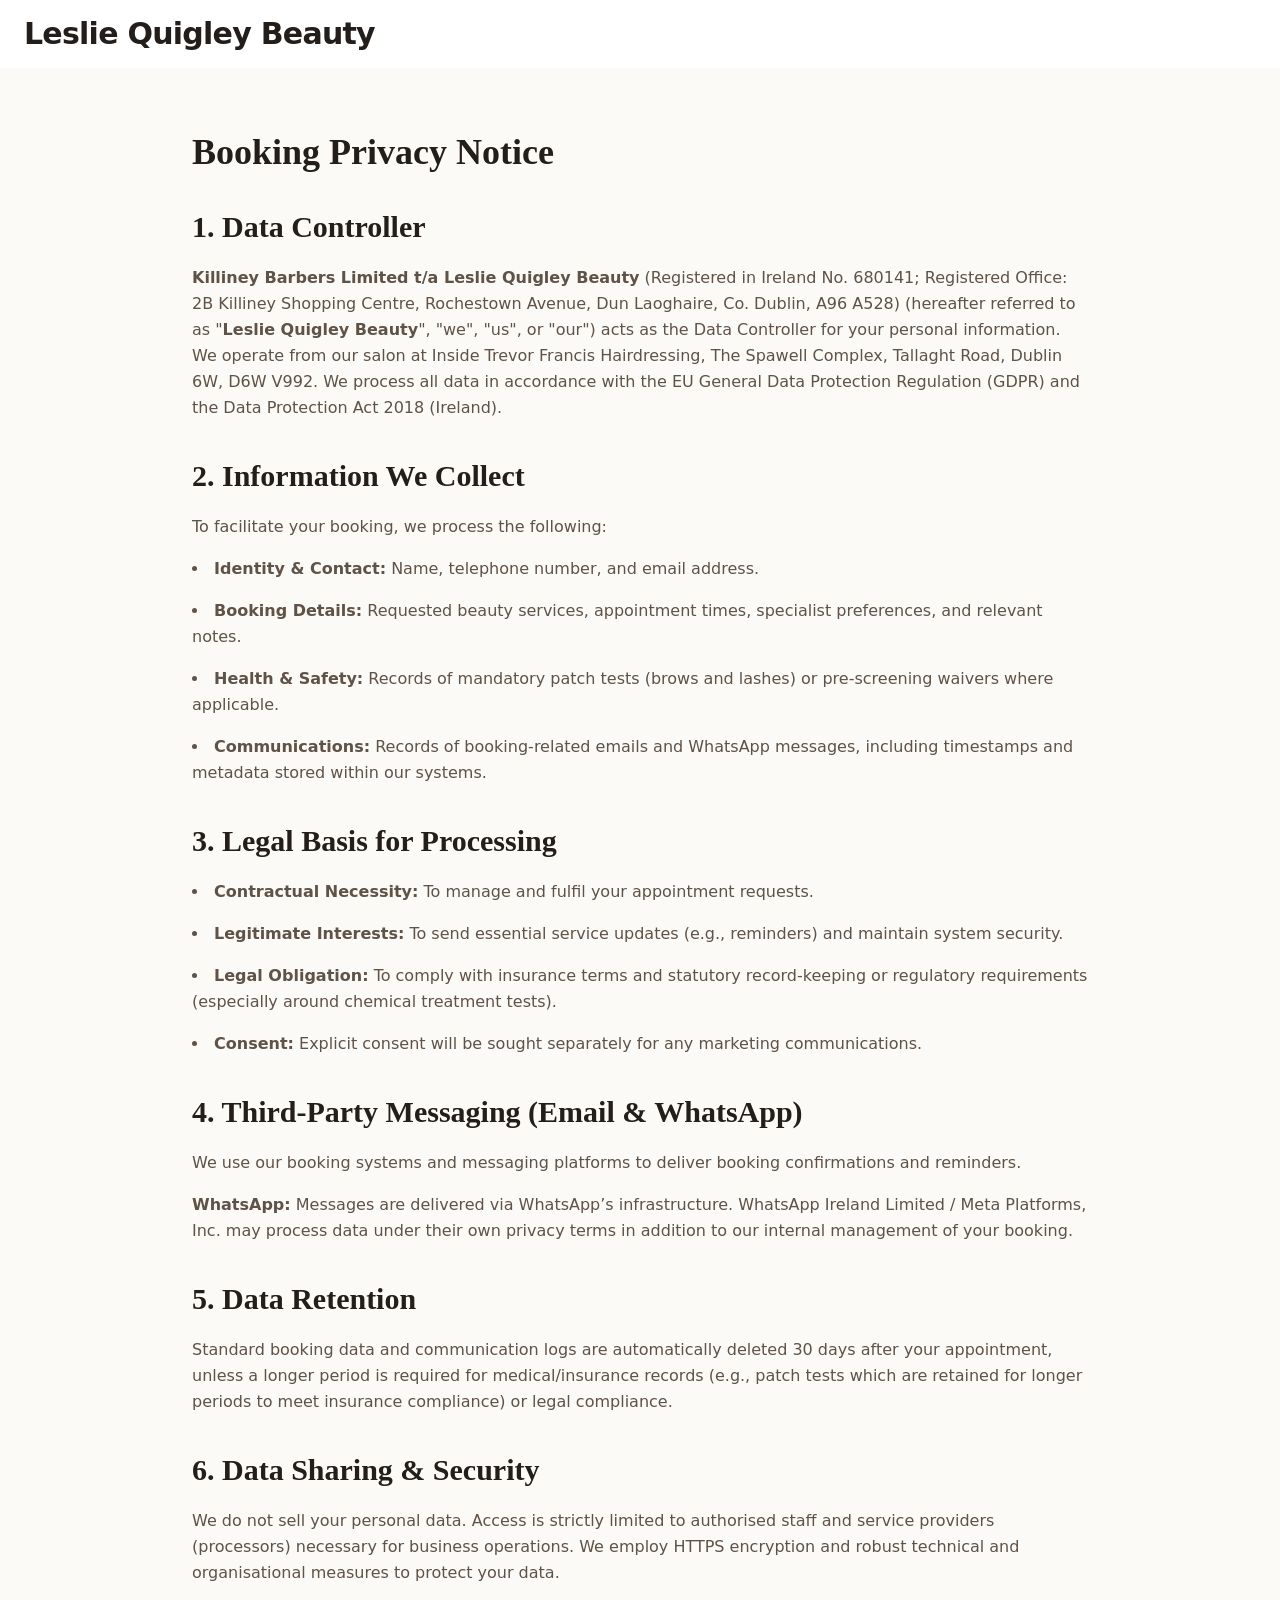
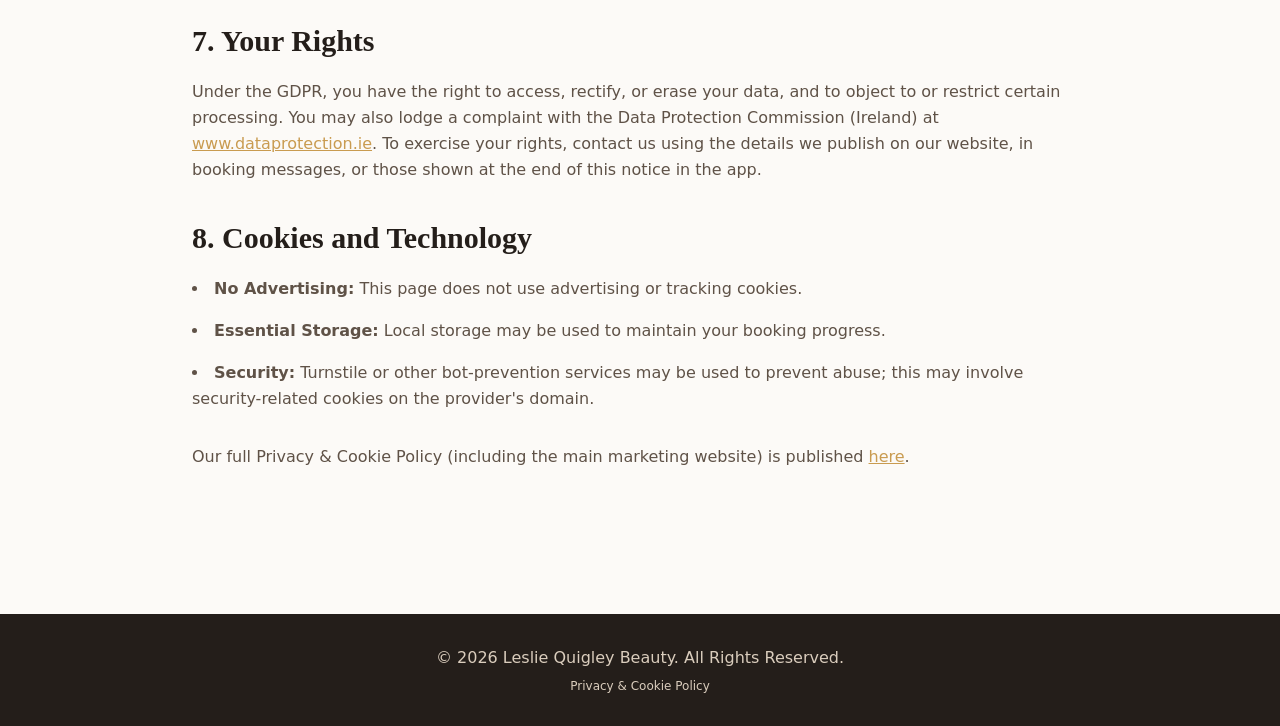
<file: booking-privacy.html>
<!DOCTYPE html>
<html lang="en-IE">
<head>
    <meta charset="UTF-8">
    <meta name="viewport" content="width=device-width, initial-scale=1.0">
    <title>Booking Privacy Notice | Leslie Quigley Beauty</title>
	<meta name="robots" content="noindex, nofollow">
	<link rel="canonical" href="https://www.lesliequigleybeauty.ie/booking-privacy.html">
	
    <!-- Tailwind CSS -->
    <link rel="stylesheet" href="/css/style.css">
    <style>
        body { font-family: "Outfit", system-ui, -apple-system, BlinkMacSystemFont, "Segoe UI", Roboto, Helvetica, Arial, sans-serif; }
        h1, h2, h3 { font-weight: 700; font-family: "Playfair Display", serif; }
        .prose h2 { font-size: 1.875rem; margin-bottom: 1rem; margin-top: 2rem; color: #241e1a; }
        .prose h3 { font-size: 1.5rem; margin-bottom: 0.75rem; margin-top: 1.5rem; color: #241e1a; }
        .prose p, .prose li { color: #5f5247; line-height: 1.625; margin-bottom: 1rem; }
        .prose a { color: #c99b50; text-decoration: underline; }
        .prose a:hover { color: #ab7b33; }
        .prose ul { list-style-type: disc; list-style-position: inside; margin-bottom: 1rem; }
    </style>
</head>
<body class="bg-gray-50 text-gray-700 antialiased">

    <header class="bg-white shadow-sm border-b border-gray-100">
        <div class="container mx-auto px-6 py-4">
            <a href="/" class="text-3xl font-bold font-display text-gray-900 tracking-tight">Leslie Quigley Beauty</a>
        </div>
    </header>

    <main class="container mx-auto px-6 py-16">
        <article class="prose max-w-4xl mx-auto">
            <h1 class="text-4xl font-extrabold text-gray-900 mb-6">Booking Privacy Notice</h1>
            
            <h2>1. Data Controller</h2>
            <p><strong>Killiney Barbers Limited t/a Leslie Quigley Beauty</strong> (Registered in Ireland No. 680141; Registered Office: 2B Killiney Shopping Centre, Rochestown Avenue, Dun Laoghaire, Co. Dublin, A96 A528) (hereafter referred to as "<strong>Leslie Quigley Beauty</strong>", "we", "us", or "our") acts as the Data Controller for your personal information. We operate from our salon at Inside Trevor Francis Hairdressing, The Spawell Complex, Tallaght Road, Dublin 6W, D6W V992. We process all data in accordance with the EU General Data Protection Regulation (GDPR) and the Data Protection Act 2018 (Ireland).</p>
            
            <h2>2. Information We Collect</h2>
            <p>To facilitate your booking, we process the following:</p>
            <ul>
                <li><strong>Identity &amp; Contact:</strong> Name, telephone number, and email address.</li>
                <li><strong>Booking Details:</strong> Requested beauty services, appointment times, specialist preferences, and relevant notes.</li>
                <li><strong>Health &amp; Safety:</strong> Records of mandatory patch tests (brows and lashes) or pre-screening waivers where applicable.</li>
                <li><strong>Communications:</strong> Records of booking-related emails and WhatsApp messages, including timestamps and metadata stored within our systems.</li>
            </ul>

            <h2>3. Legal Basis for Processing</h2>
            <ul>
                <li><strong>Contractual Necessity:</strong> To manage and fulfil your appointment requests.</li>
                <li><strong>Legitimate Interests:</strong> To send essential service updates (e.g., reminders) and maintain system security.</li>
                <li><strong>Legal Obligation:</strong> To comply with insurance terms and statutory record-keeping or regulatory requirements (especially around chemical treatment tests).</li>
                <li><strong>Consent:</strong> Explicit consent will be sought separately for any marketing communications.</li>
            </ul>

            <h2>4. Third-Party Messaging (Email &amp; WhatsApp)</h2>
            <p>We use our booking systems and messaging platforms to deliver booking confirmations and reminders.</p>
            <p><strong>WhatsApp:</strong> Messages are delivered via WhatsApp’s infrastructure. WhatsApp Ireland Limited / Meta Platforms, Inc. may process data under their own privacy terms in addition to our internal management of your booking.</p>

            <h2>5. Data Retention</h2>
            <p>Standard booking data and communication logs are automatically deleted 30 days after your appointment, unless a longer period is required for medical/insurance records (e.g., patch tests which are retained for longer periods to meet insurance compliance) or legal compliance.</p>

            <h2>6. Data Sharing &amp; Security</h2>
            <p>We do not sell your personal data. Access is strictly limited to authorised staff and service providers (processors) necessary for business operations. We employ HTTPS encryption and robust technical and organisational measures to protect your data.</p>

            <h2>7. Your Rights</h2>
            <p>Under the GDPR, you have the right to access, rectify, or erase your data, and to object to or restrict certain processing. You may also lodge a complaint with the Data Protection Commission (Ireland) at <a href="https://www.dataprotection.ie" target="_blank" rel="noopener noreferrer">www.dataprotection.ie</a>. To exercise your rights, contact us using the details we publish on our website, in booking messages, or those shown at the end of this notice in the app.</p>

            <h2>8. Cookies and Technology</h2>
            <ul>
                <li><strong>No Advertising:</strong> This page does not use advertising or tracking cookies.</li>
                <li><strong>Essential Storage:</strong> Local storage may be used to maintain your booking progress.</li>
                <li><strong>Security:</strong> Turnstile or other bot-prevention services may be used to prevent abuse; this may involve security-related cookies on the provider's domain.</li>
            </ul>
            
            <p class="mt-8 pt-6 border-t border-gray-200">
                Our full Privacy &amp; Cookie Policy (including the main marketing website) is published <a href="/privacy-policy.html">here</a>.
            </p>
        </article>
    </main>

    <footer class="bg-gray-900 text-gray-300 mt-16">
        <div class="container mx-auto px-6 py-8 text-center">
             <p>&copy; <span id="year"></span> Leslie Quigley Beauty. All Rights Reserved.</p>
            <div class="text-xs text-gray-300 mt-2 font-medium">
                <a href="/privacy-policy.html" class="hover:text-amber-400">Privacy & Cookie Policy</a>
            </div>
        </div>
    </footer>
    <script>
      document.getElementById('year').textContent = new Date().getFullYear();
    </script>

</body>
</html>
</file>
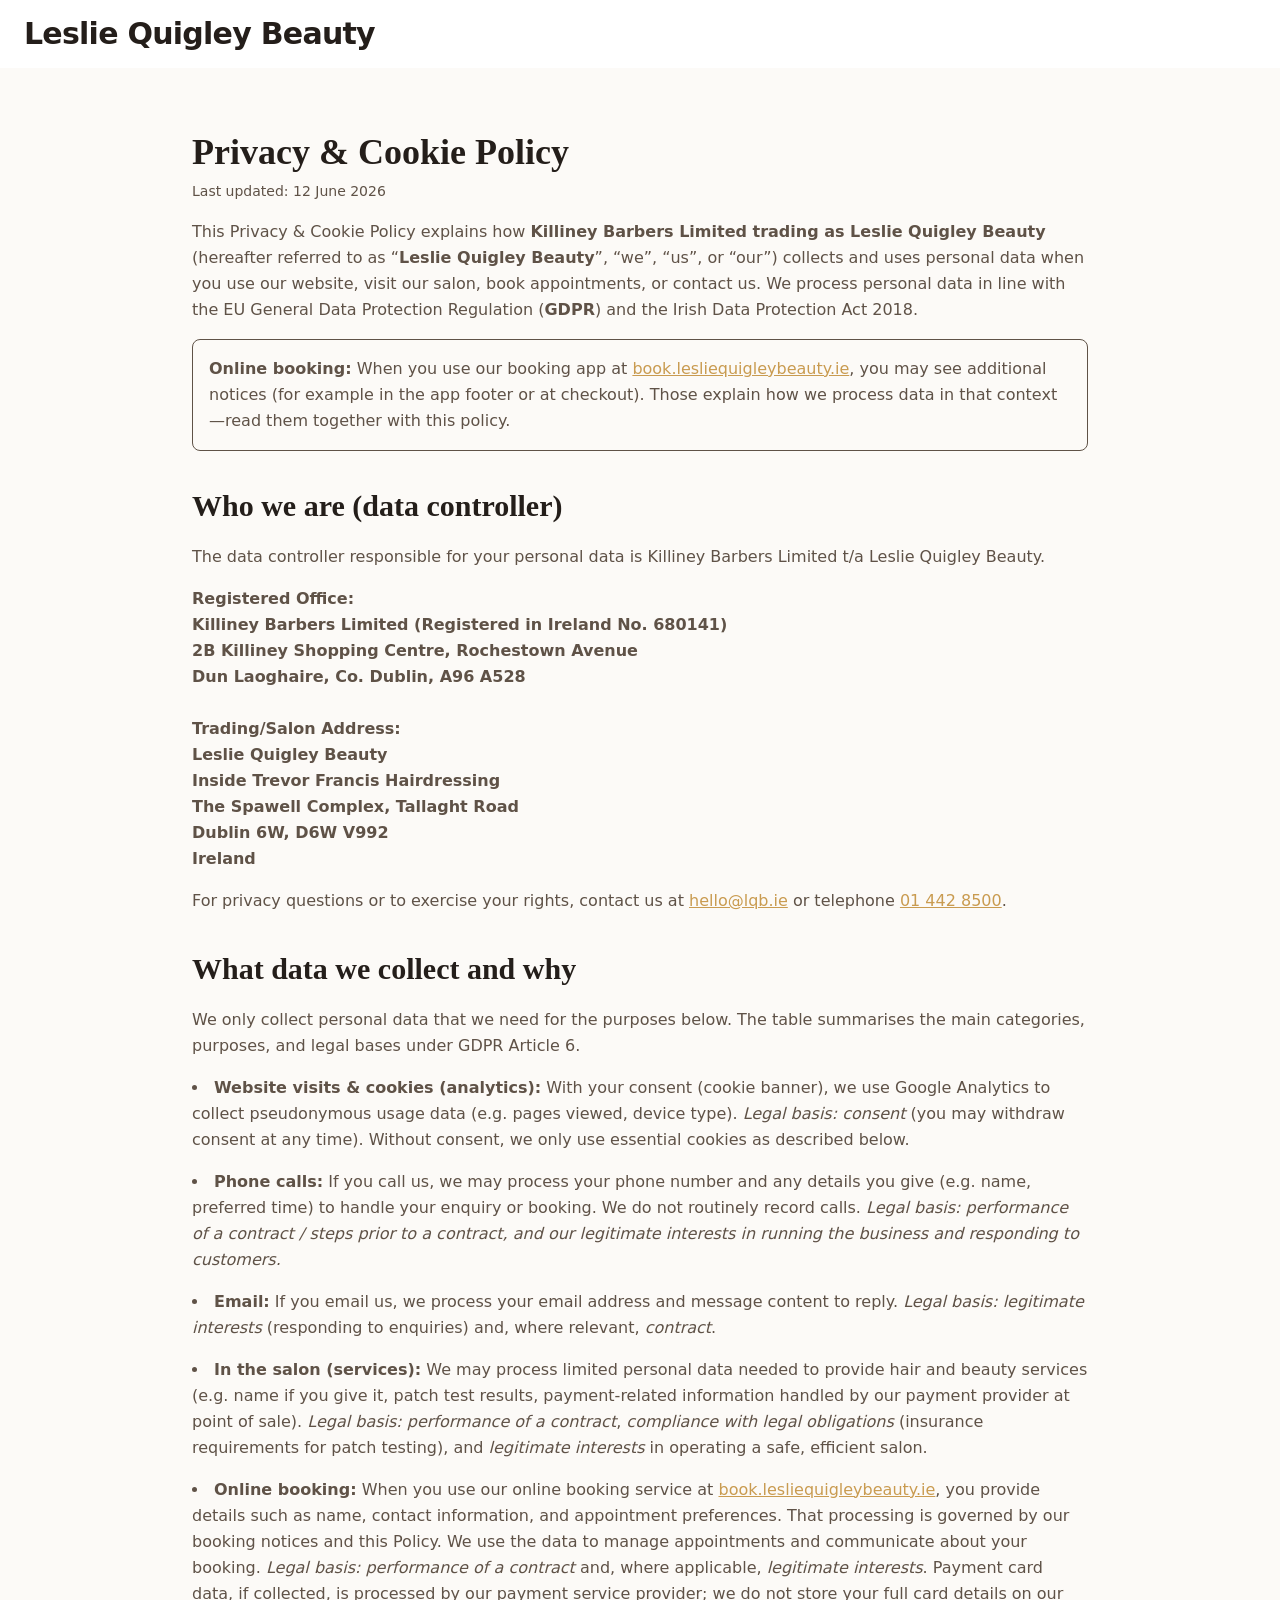
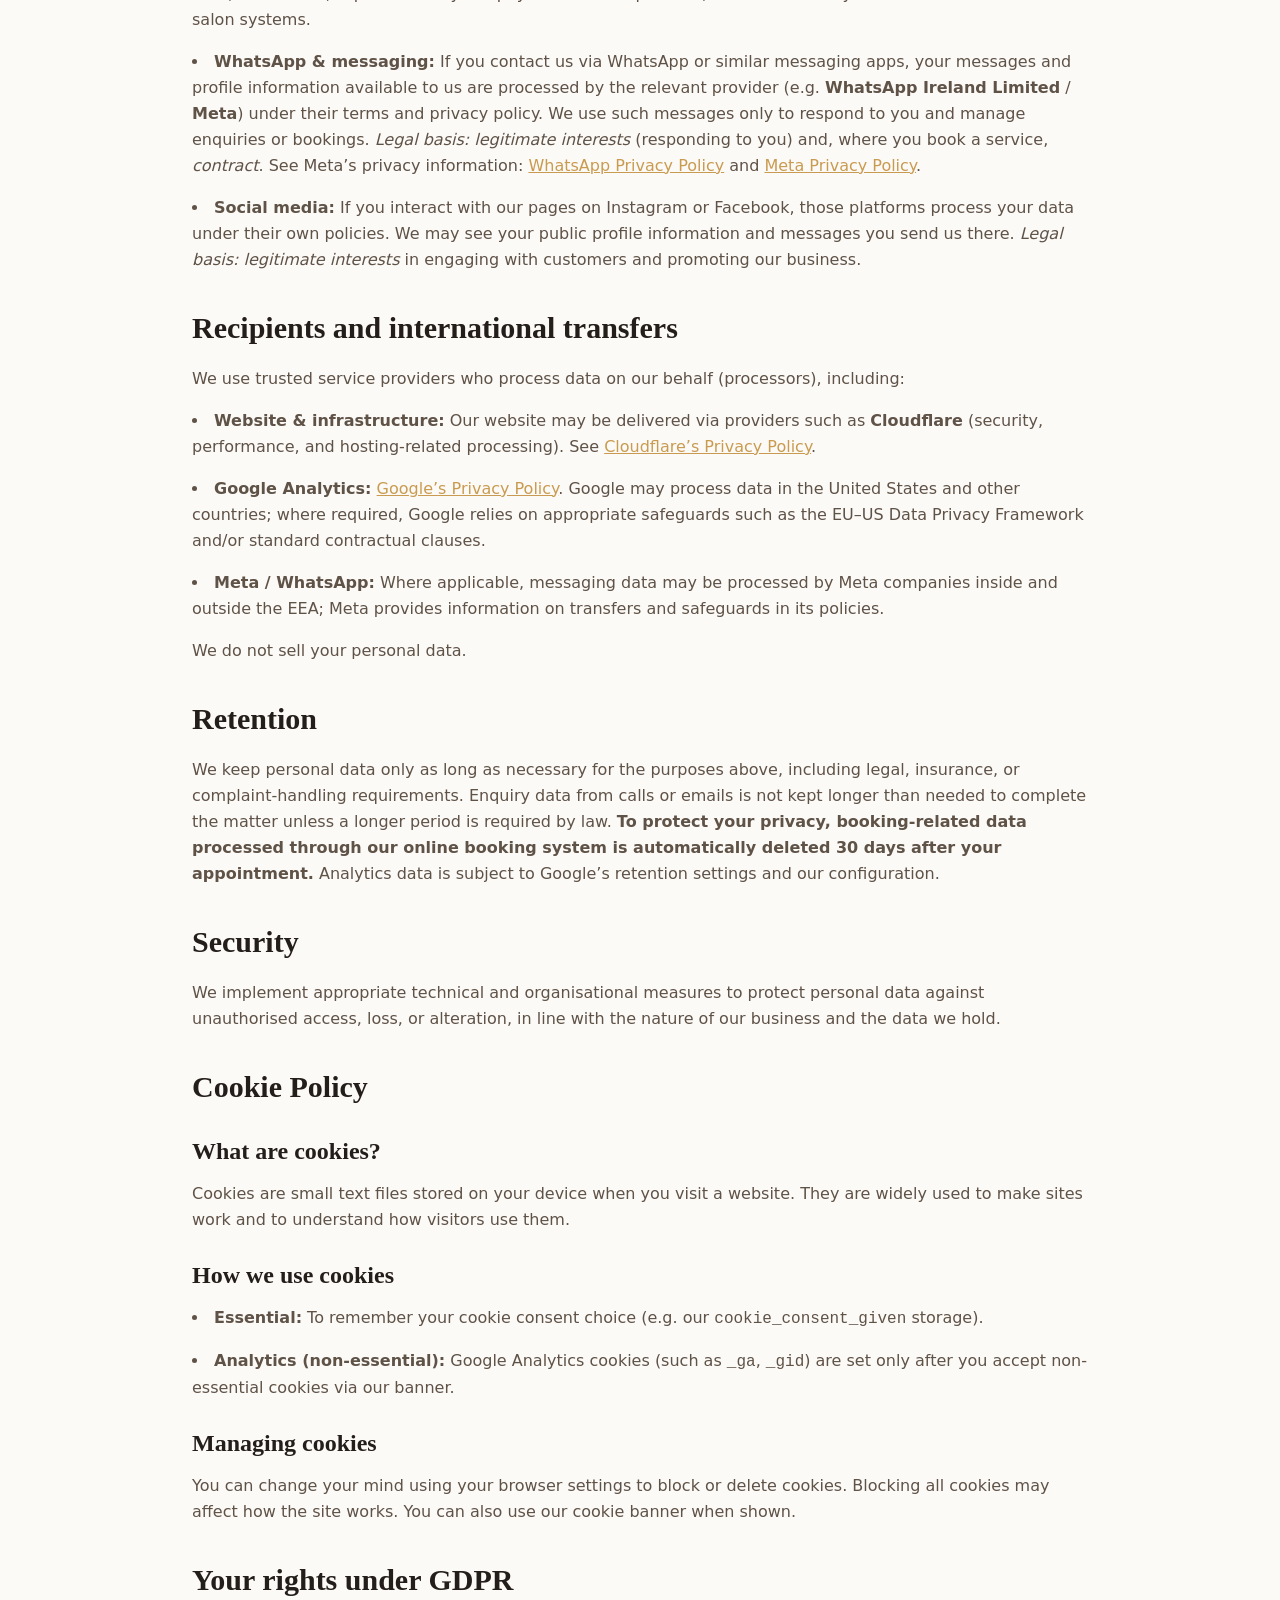
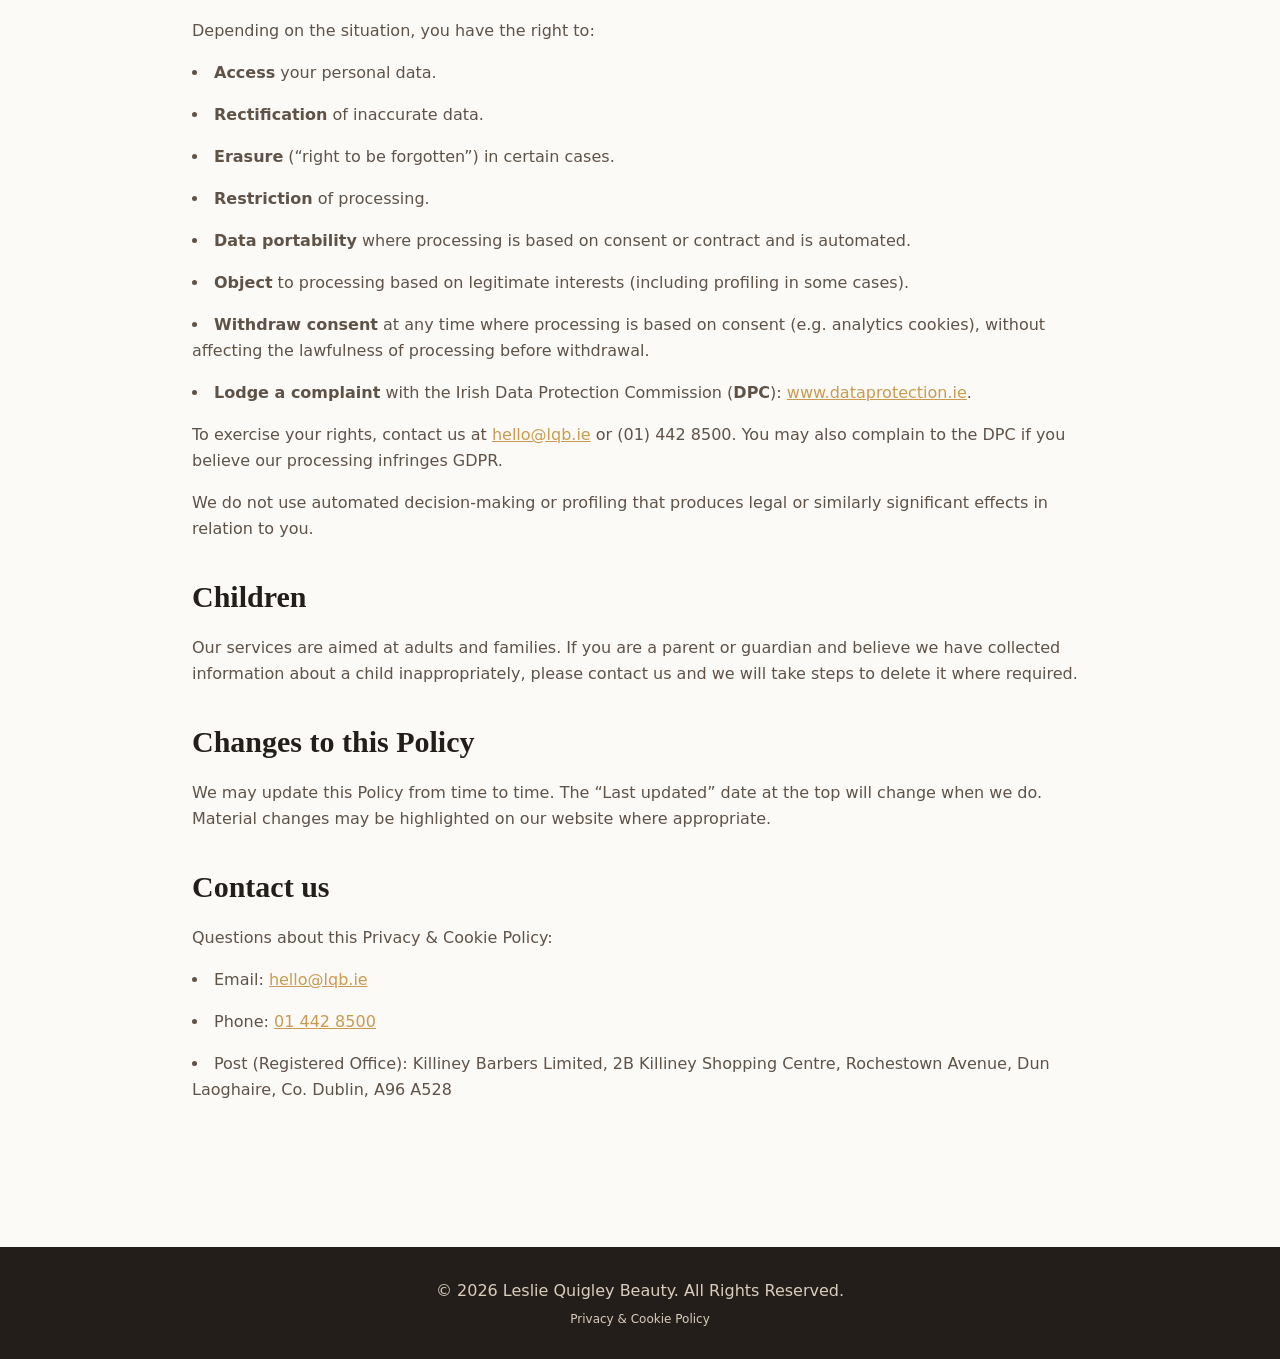
<file: cookie-policy.html>
<!DOCTYPE html>
<html lang="en-IE">
<head>
  <meta charset="UTF-8">
  <meta name="viewport" content="width=device-width, initial-scale=1.0">
  <meta name="robots" content="noindex, nofollow">
  <meta http-equiv="refresh" content="0;url=/privacy-policy.html">
  <link rel="canonical" href="https://www.lesliequigleybeauty.ie/privacy-policy.html">
  <title>Privacy &amp; Cookie Policy | Leslie Quigley Beauty</title>
  <script>window.location.replace('/privacy-policy.html');</script>
</head>
<body class="bg-gray-50 text-gray-700 font-sans p-8">
  <p>This content has moved to our <a class="text-amber-600 underline" href="/privacy-policy.html">Privacy &amp; Cookie Policy</a>.</p>
</body>
</html>
</file>
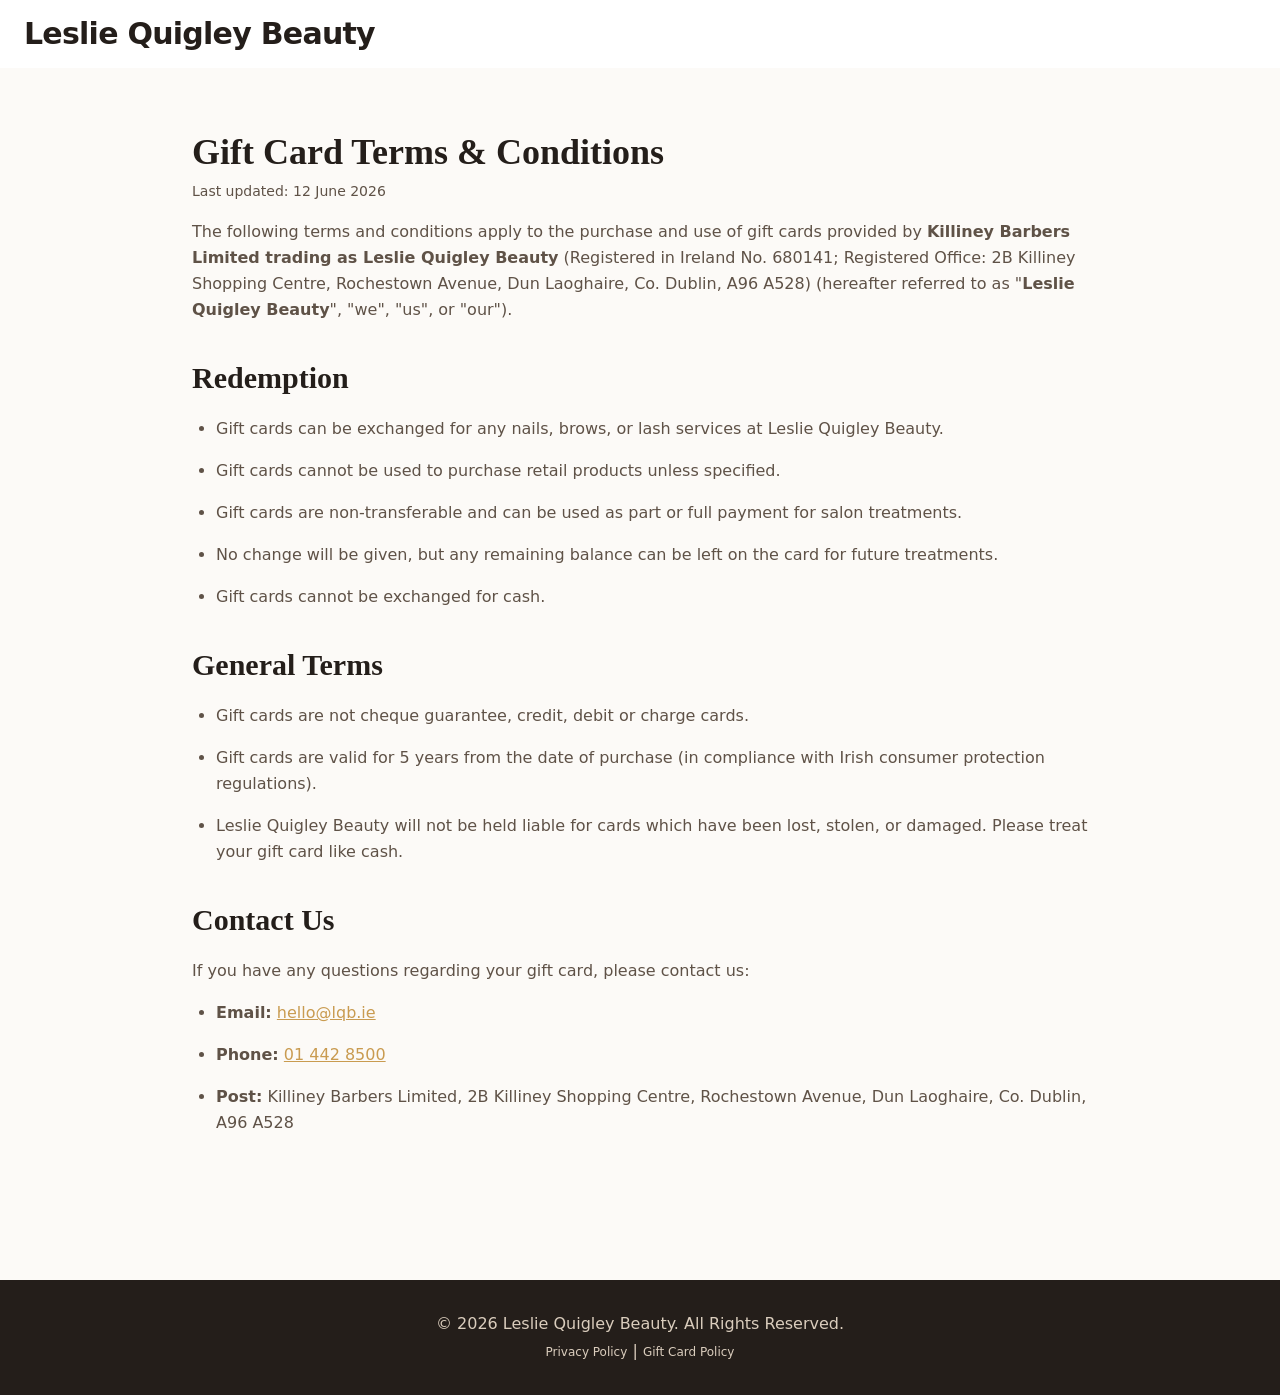
<file: gift-card-policy.html>
<!DOCTYPE html>
<html lang="en-IE">
<head>
    <meta charset="UTF-8">
    <meta name="viewport" content="width=device-width, initial-scale=1.0">
    <title>Gift Card Policy | Leslie Quigley Beauty</title>
    <meta name="robots" content="noindex, nofollow">
    <link rel="canonical" href="https://www.lesliequigleybeauty.ie/gift-card-policy.html">
    
    <!-- Tailwind CSS -->
    <link rel="stylesheet" href="/css/style.css">
    <style>
        body { font-family: "Outfit", system-ui, -apple-system, BlinkMacSystemFont, "Segoe UI", Roboto, Helvetica, Arial, sans-serif; }
        h1, h2, h3 { font-weight: 700; font-family: "Playfair Display", serif; }
        .prose h2 { font-size: 1.875rem; margin-bottom: 1rem; margin-top: 2rem; color: #241e1a; }
        .prose h3 { font-size: 1.5rem; margin-bottom: 0.75rem; margin-top: 1.5rem; color: #241e1a; }
        .prose p, .prose li { color: #5f5247; line-height: 1.625; margin-bottom: 1rem; }
        .prose a { color: #c99b50; text-decoration: underline; }
        .prose a:hover { color: #ab7b33; }
        .prose ul { list-style-type: disc; padding-left: 1.5rem; margin-bottom: 1rem; }
    </style>
</head>
<body class="bg-gray-50 text-gray-700 antialiased">

    <header class="bg-white shadow-sm border-b border-gray-100">
        <div class="container mx-auto px-6 py-4">
            <a href="/" class="text-3xl font-bold font-display text-gray-900 tracking-tight">Leslie Quigley Beauty</a>
        </div>
    </header>

    <main class="container mx-auto px-6 py-16">
        <article class="prose max-w-4xl mx-auto">
            <h1 class="text-4xl font-extrabold text-gray-900 mb-2">Gift Card Terms & Conditions</h1>
            <p class="text-gray-500 text-sm mb-8">Last updated: 12 June 2026</p>
            
            <p>The following terms and conditions apply to the purchase and use of gift cards provided by <strong>Killiney Barbers Limited trading as Leslie Quigley Beauty</strong> (Registered in Ireland No. 680141; Registered Office: 2B Killiney Shopping Centre, Rochestown Avenue, Dun Laoghaire, Co. Dublin, A96 A528) (hereafter referred to as "<strong>Leslie Quigley Beauty</strong>", "we", "us", or "our").</p>

            <h2>Redemption</h2>
            <ul>
                <li>Gift cards can be exchanged for any nails, brows, or lash services at Leslie Quigley Beauty.</li>
                <li>Gift cards cannot be used to purchase retail products unless specified.</li>
                <li>Gift cards are non-transferable and can be used as part or full payment for salon treatments.</li>
                <li>No change will be given, but any remaining balance can be left on the card for future treatments.</li>
                <li>Gift cards cannot be exchanged for cash.</li>
            </ul>

            <h2>General Terms</h2>
            <ul>
                <li>Gift cards are not cheque guarantee, credit, debit or charge cards.</li>
                <li>Gift cards are valid for 5 years from the date of purchase (in compliance with Irish consumer protection regulations).</li>
                <li>Leslie Quigley Beauty will not be held liable for cards which have been lost, stolen, or damaged. Please treat your gift card like cash.</li>
            </ul>

            <h2>Contact Us</h2>
            <p>If you have any questions regarding your gift card, please contact us:</p>
            <ul>
                <li><strong>Email:</strong> <!--email_off--><a href="mailto:hello@lqb.ie">hello@lqb.ie</a><!--/email_off--></li>
                <li><strong>Phone:</strong> <a href="tel:+35314428500">01 442 8500</a></li>
                <li><strong>Post:</strong> Killiney Barbers Limited, 2B Killiney Shopping Centre, Rochestown Avenue, Dun Laoghaire, Co. Dublin, A96 A528</li>
            </ul>
        </article>
    </main>

    <footer class="bg-gray-900 text-gray-300 mt-16">
        <div class="container mx-auto px-6 py-8 text-center">
             <p>&copy; <span id="year"></span> Leslie Quigley Beauty. All Rights Reserved.</p>
              <a href="/privacy-policy.html" class="text-xs text-gray-300 hover:text-amber-400 mt-2 inline-block font-medium">Privacy Policy</a> | 
              <a href="/gift-card-policy.html" class="text-xs text-gray-300 hover:text-amber-400 mt-2 inline-block font-medium">Gift Card Policy</a>
        </div>
    </footer>
    
    <script>
        document.getElementById('year').textContent = new Date().getFullYear();
    </script>

</body>
</html>
</file>
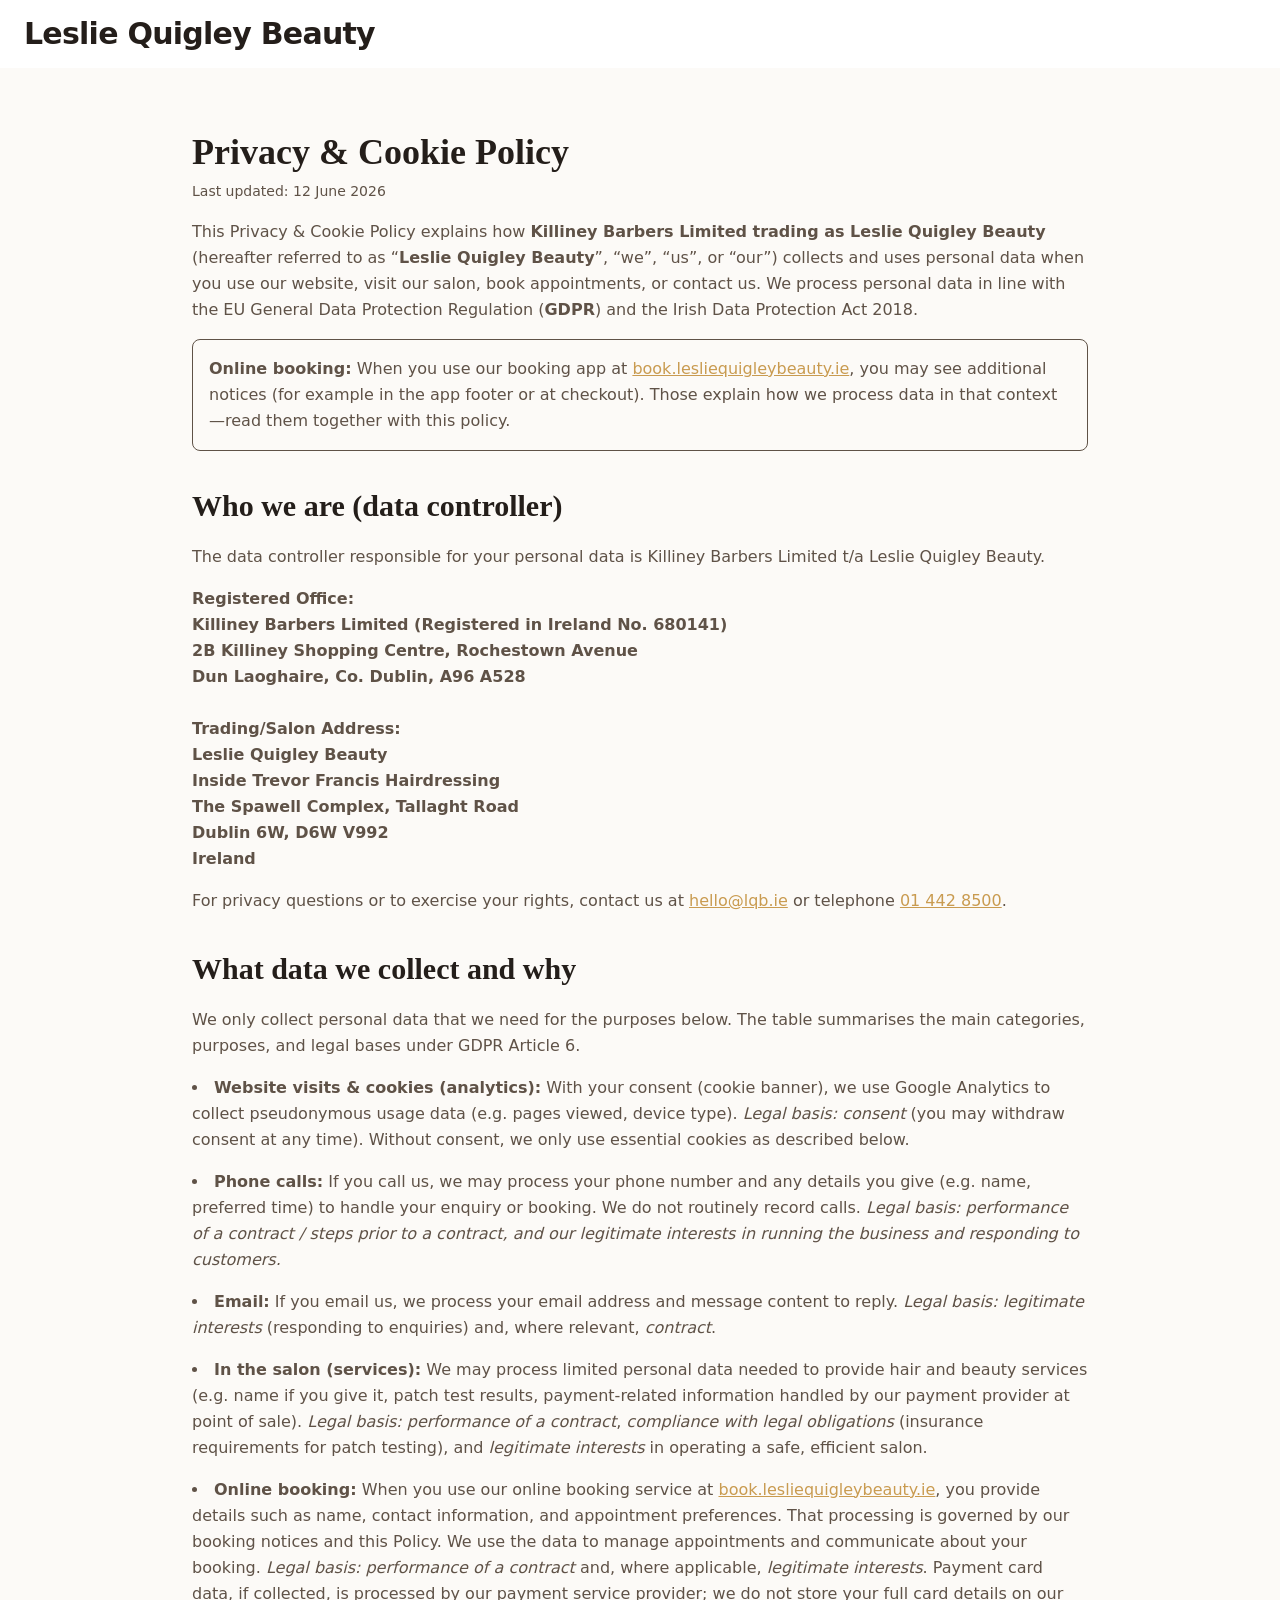
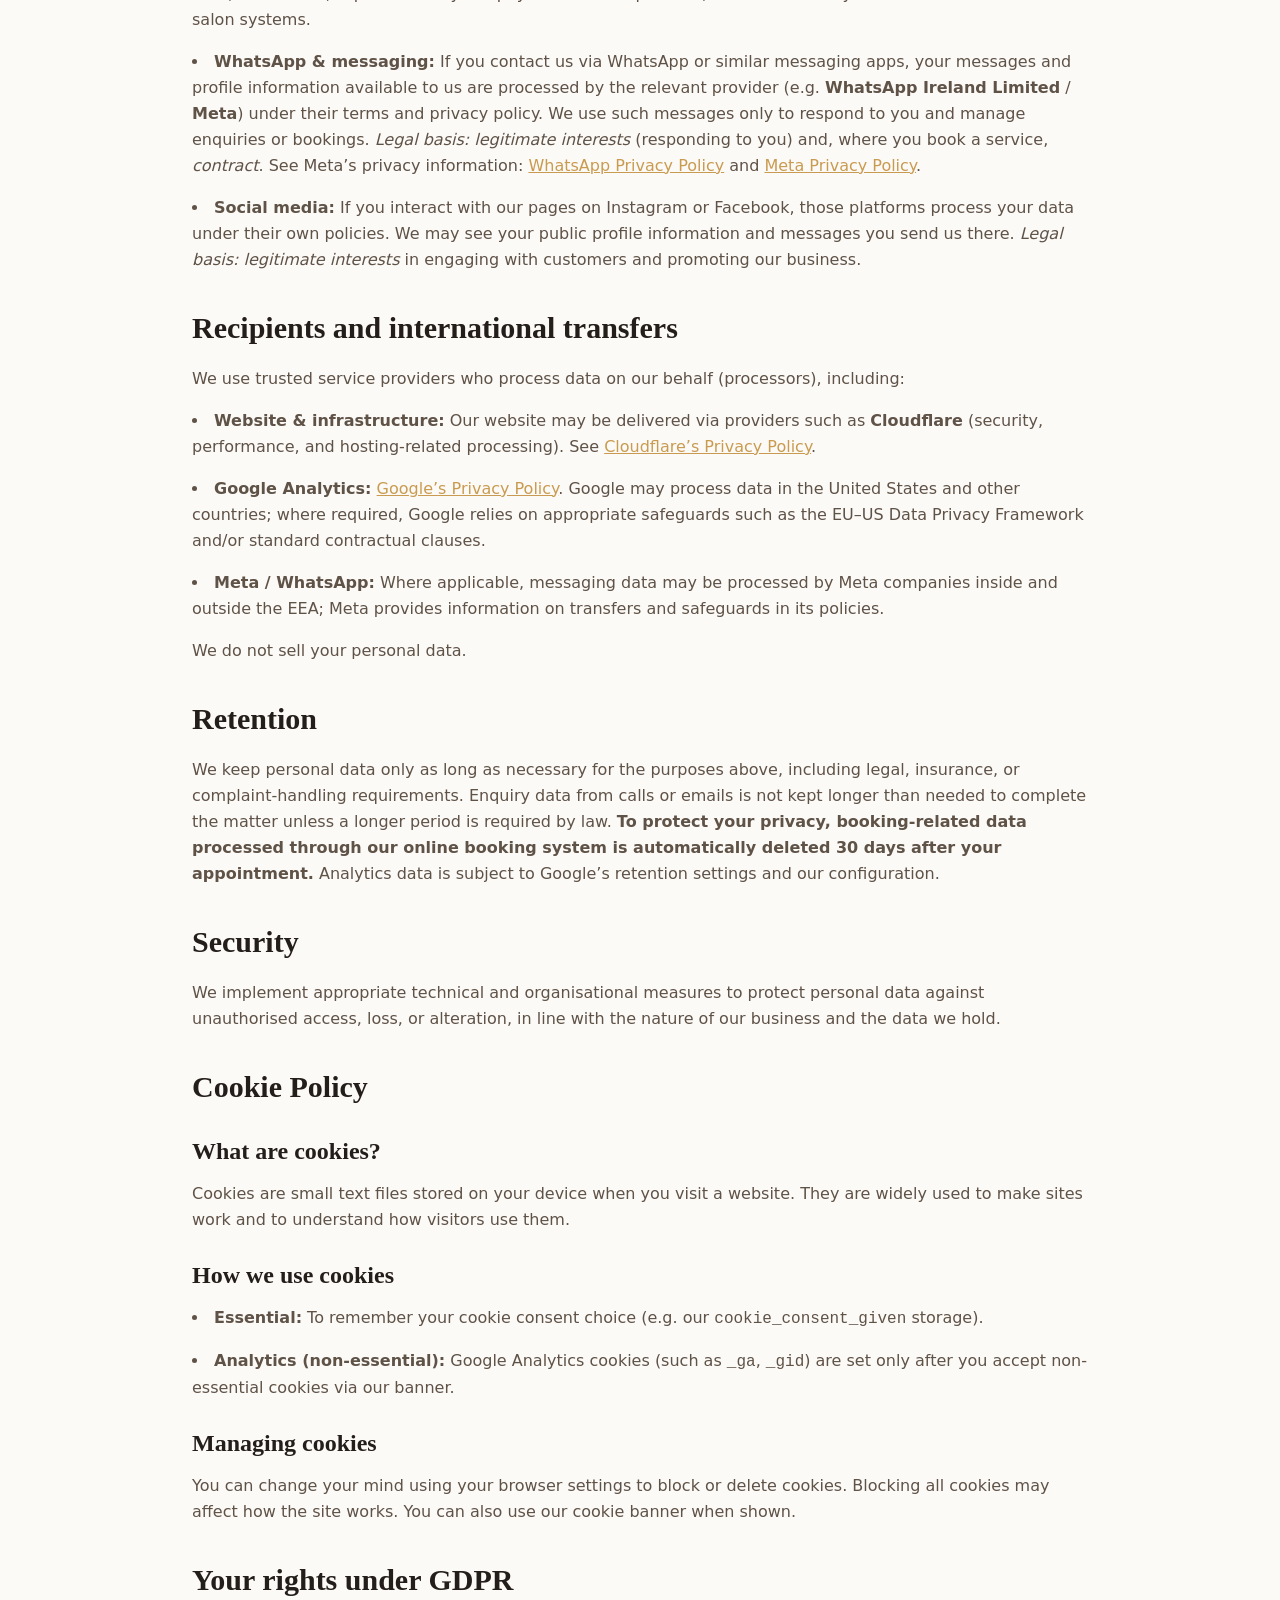
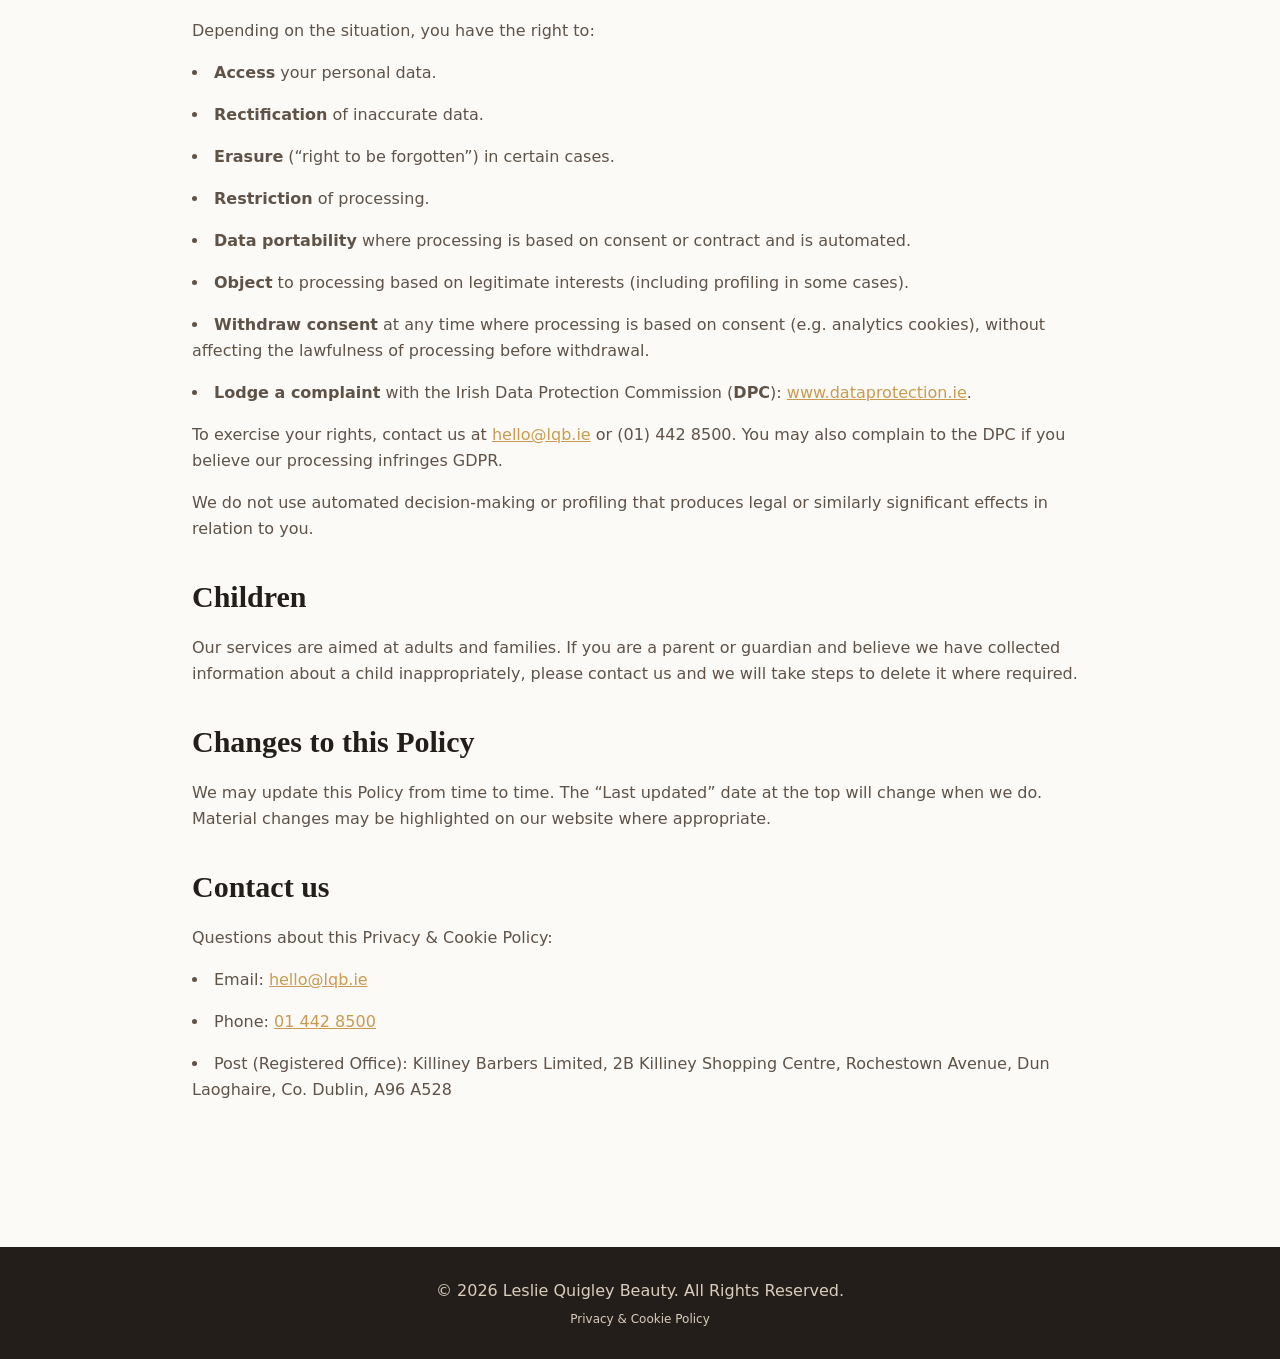
<file: privacy-policy.html>
<!DOCTYPE html>
<html lang="en-IE">
<head>
    <meta charset="UTF-8">
    <meta name="viewport" content="width=device-width, initial-scale=1.0">
    <title>Privacy & Cookie Policy | Leslie Quigley Beauty</title>
    <meta name="robots" content="noindex, nofollow">
    <link rel="canonical" href="https://www.lesliequigleybeauty.ie/privacy-policy.html">
    
    <!-- Tailwind CSS -->
    <link rel="stylesheet" href="/css/style.css">
    <style>
        body { font-family: "Outfit", system-ui, -apple-system, BlinkMacSystemFont, "Segoe UI", Roboto, Helvetica, Arial, sans-serif; }
        h1, h2, h3 { font-weight: 700; font-family: "Playfair Display", serif; }
        .prose h2 { font-size: 1.875rem; margin-bottom: 1rem; margin-top: 2rem; color: #241e1a; }
        .prose h3 { font-size: 1.5rem; margin-bottom: 0.75rem; margin-top: 1.5rem; color: #241e1a; }
        .prose p, .prose li { color: #5f5247; line-height: 1.625; margin-bottom: 1rem; }
        .prose a { color: #c99b50; text-decoration: underline; }
        .prose a:hover { color: #ab7b33; }
        .prose ul { list-style-type: disc; list-style-position: inside; margin-bottom: 1rem; }
    </style>
</head>
<body class="bg-gray-50 text-gray-700 antialiased">

    <header class="bg-white shadow-sm border-b border-gray-100">
        <div class="container mx-auto px-6 py-4">
            <a href="/" class="text-3xl font-bold font-display text-gray-900 tracking-tight">Leslie Quigley Beauty</a>
        </div>
    </header>

    <main class="container mx-auto px-6 py-16">
        <article class="prose max-w-4xl mx-auto">
            <h1 class="text-4xl font-extrabold text-gray-900 mb-2">Privacy & Cookie Policy</h1>
            <p class="text-gray-500 text-sm mb-8">Last updated: 12 June 2026</p>
            
            <p>This Privacy & Cookie Policy explains how <strong>Killiney Barbers Limited trading as Leslie Quigley Beauty</strong> (hereafter referred to as “<strong>Leslie Quigley Beauty</strong>”, “we”, “us”, or “our”) collects and uses personal data when you use our website, visit our salon, book appointments, or contact us. We process personal data in line with the EU General Data Protection Regulation (<strong>GDPR</strong>) and the Irish Data Protection Act 2018.</p>

            <p class="bg-amber-50 border border-amber-200 rounded-lg p-4 text-gray-800"><strong>Online booking:</strong> When you use our booking app at <a href="https://book.lesliequigleybeauty.ie/" target="_blank" rel="noopener noreferrer">book.lesliequigleybeauty.ie</a>, you may see additional notices (for example in the app footer or at checkout). Those explain how we process data in that context—read them together with this policy.</p>

            <h2>Who we are (data controller)</h2>
            <p>The data controller responsible for your personal data is Killiney Barbers Limited t/a Leslie Quigley Beauty.</p>
            <p class="font-semibold text-gray-800">
                <strong>Registered Office:</strong><br>
                Killiney Barbers Limited (Registered in Ireland No. 680141)<br>
                2B Killiney Shopping Centre, Rochestown Avenue<br>
                Dun Laoghaire, Co. Dublin, A96 A528<br><br>
                
                <strong>Trading/Salon Address:</strong><br>
                Leslie Quigley Beauty<br>
                Inside Trevor Francis Hairdressing<br>
                The Spawell Complex, Tallaght Road<br>
                Dublin 6W, D6W V992<br>
                Ireland
            </p>
            <p>For privacy questions or to exercise your rights, contact us at <!--email_off--><a href="mailto:hello@lqb.ie">hello@lqb.ie</a><!--/email_off--> or telephone <a href="tel:+35314428500">01 442 8500</a>.</p>

            <h2>What data we collect and why</h2>
            <p>We only collect personal data that we need for the purposes below. The table summarises the main categories, purposes, and legal bases under GDPR Article 6.</p>
            <ul>
                <li><strong>Website visits &amp; cookies (analytics):</strong> With your consent (cookie banner), we use Google Analytics to collect pseudonymous usage data (e.g. pages viewed, device type). <em>Legal basis: consent</em> (you may withdraw consent at any time). Without consent, we only use essential cookies as described below.</li>
                <li><strong>Phone calls:</strong> If you call us, we may process your phone number and any details you give (e.g. name, preferred time) to handle your enquiry or booking. We do not routinely record calls. <em>Legal basis: performance of a contract / steps prior to a contract, and our legitimate interests in running the business and responding to customers.</em></li>
                <li><strong>Email:</strong> If you email us, we process your email address and message content to reply. <em>Legal basis: legitimate interests</em> (responding to enquiries) and, where relevant, <em>contract</em>.</li>
                <li><strong>In the salon (services):</strong> We may process limited personal data needed to provide hair and beauty services (e.g. name if you give it, patch test results, payment-related information handled by our payment provider at point of sale). <em>Legal basis: performance of a contract</em>, <em>compliance with legal obligations</em> (insurance requirements for patch testing), and <em>legitimate interests</em> in operating a safe, efficient salon.</li>
                <li><strong>Online booking:</strong> When you use our online booking service at <a href="https://book.lesliequigleybeauty.ie/" target="_blank" rel="noopener noreferrer">book.lesliequigleybeauty.ie</a>, you provide details such as name, contact information, and appointment preferences. That processing is governed by our booking notices and this Policy. We use the data to manage appointments and communicate about your booking. <em>Legal basis: performance of a contract</em> and, where applicable, <em>legitimate interests</em>. Payment card data, if collected, is processed by our payment service provider; we do not store your full card details on our salon systems.</li>
                <li><strong>WhatsApp &amp; messaging:</strong> If you contact us via WhatsApp or similar messaging apps, your messages and profile information available to us are processed by the relevant provider (e.g. <strong>WhatsApp Ireland Limited</strong> / <strong>Meta</strong>) under their terms and privacy policy. We use such messages only to respond to you and manage enquiries or bookings. <em>Legal basis: legitimate interests</em> (responding to you) and, where you book a service, <em>contract</em>. See Meta’s privacy information: <a href="https://www.whatsapp.com/legal/privacy-policy" target="_blank" rel="noopener noreferrer">WhatsApp Privacy Policy</a> and <a href="https://www.facebook.com/privacy/policy" target="_blank" rel="noopener noreferrer">Meta Privacy Policy</a>.</li>
                <li><strong>Social media:</strong> If you interact with our pages on Instagram or Facebook, those platforms process your data under their own policies. We may see your public profile information and messages you send us there. <em>Legal basis: legitimate interests</em> in engaging with customers and promoting our business.</li>
            </ul>

            <h2>Recipients and international transfers</h2>
            <p>We use trusted service providers who process data on our behalf (processors), including:</p>
            <ul>
                <li><strong>Website &amp; infrastructure:</strong> Our website may be delivered via providers such as <strong>Cloudflare</strong> (security, performance, and hosting-related processing). See <a href="https://www.cloudflare.com/privacypolicy/" target="_blank" rel="noopener noreferrer">Cloudflare’s Privacy Policy</a>.</li>
                <li><strong>Google Analytics:</strong> <a href="https://policies.google.com/privacy" target="_blank" rel="noopener noreferrer">Google’s Privacy Policy</a>. Google may process data in the United States and other countries; where required, Google relies on appropriate safeguards such as the EU–US Data Privacy Framework and/or standard contractual clauses.</li>
                <li><strong>Meta / WhatsApp:</strong> Where applicable, messaging data may be processed by Meta companies inside and outside the EEA; Meta provides information on transfers and safeguards in its policies.</li>
            </ul>
            <p>We do not sell your personal data.</p>

            <h2>Retention</h2>
            <p>We keep personal data only as long as necessary for the purposes above, including legal, insurance, or complaint-handling requirements. Enquiry data from calls or emails is not kept longer than needed to complete the matter unless a longer period is required by law. <strong>To protect your privacy, booking-related data processed through our online booking system is automatically deleted 30 days after your appointment.</strong> Analytics data is subject to Google’s retention settings and our configuration.</p>

            <h2>Security</h2>
            <p>We implement appropriate technical and organisational measures to protect personal data against unauthorised access, loss, or alteration, in line with the nature of our business and the data we hold.</p>

            <h2>Cookie Policy</h2>

            <h3>What are cookies?</h3>
            <p>Cookies are small text files stored on your device when you visit a website. They are widely used to make sites work and to understand how visitors use them.</p>

            <h3>How we use cookies</h3>
            <ul>
                <li><strong>Essential:</strong> To remember your cookie consent choice (e.g. our <code>cookie_consent_given</code> storage).</li>
                <li><strong>Analytics (non-essential):</strong> Google Analytics cookies (such as <code>_ga</code>, <code>_gid</code>) are set only after you accept non-essential cookies via our banner.</li>
            </ul>

            <h3>Managing cookies</h3>
            <p>You can change your mind using your browser settings to block or delete cookies. Blocking all cookies may affect how the site works. You can also use our cookie banner when shown.</p>

            <h2>Your rights under GDPR</h2>
            <p>Depending on the situation, you have the right to:</p>
            <ul>
                <li><strong>Access</strong> your personal data.</li>
                <li><strong>Rectification</strong> of inaccurate data.</li>
                <li><strong>Erasure</strong> (“right to be forgotten”) in certain cases.</li>
                <li><strong>Restriction</strong> of processing.</li>
                <li><strong>Data portability</strong> where processing is based on consent or contract and is automated.</li>
                <li><strong>Object</strong> to processing based on legitimate interests (including profiling in some cases).</li>
                <li><strong>Withdraw consent</strong> at any time where processing is based on consent (e.g. analytics cookies), without affecting the lawfulness of processing before withdrawal.</li>
                <li><strong>Lodge a complaint</strong> with the Irish Data Protection Commission (<strong>DPC</strong>): <a href="https://www.dataprotection.ie/" target="_blank" rel="noopener noreferrer">www.dataprotection.ie</a>.</li>
            </ul>
            <p>To exercise your rights, contact us at <!--email_off--><a href="mailto:hello@lqb.ie">hello@lqb.ie</a><!--/email_off--> or (01) 442 8500. You may also complain to the DPC if you believe our processing infringes GDPR.</p>
            <p>We do not use automated decision-making or profiling that produces legal or similarly significant effects in relation to you.</p>

            <h2>Children</h2>
            <p>Our services are aimed at adults and families. If you are a parent or guardian and believe we have collected information about a child inappropriately, please contact us and we will take steps to delete it where required.</p>

            <h2>Changes to this Policy</h2>
            <p>We may update this Policy from time to time. The “Last updated” date at the top will change when we do. Material changes may be highlighted on our website where appropriate.</p>

            <h2>Contact us</h2>
            <p>Questions about this Privacy &amp; Cookie Policy:</p>
            <ul>
                <li>Email: <!--email_off--><a href="mailto:hello@lqb.ie">hello@lqb.ie</a><!--/email_off--></li>
                <li>Phone: <a href="tel:+35314428500">01 442 8500</a></li>
                <li>Post (Registered Office): Killiney Barbers Limited, 2B Killiney Shopping Centre, Rochestown Avenue, Dun Laoghaire, Co. Dublin, A96 A528</li>
            </ul>
        </article>
    </main>

    <footer class="bg-gray-900 text-gray-300 mt-16">
        <div class="container mx-auto px-6 py-8 text-center">
             <p>&copy; <span id="year"></span> Leslie Quigley Beauty. All Rights Reserved.</p>
            <div class="text-xs text-gray-300 mt-2 font-medium">
                <a href="/privacy-policy.html" class="hover:text-amber-400">Privacy & Cookie Policy</a>
            </div>
        </div>
    </footer>
    <script>
      document.getElementById('year').textContent = new Date().getFullYear();
    </script>

</body>
</html>
</file>
<file: css/style.css>
/*! tailwindcss v4.1.13 | MIT License | https://tailwindcss.com */
@layer properties;
@layer theme, base, components, utilities;
@layer theme {
  :root, :host {
    --font-sans: "Outfit", ui-sans-serif, system-ui, -apple-system, sans-serif;
    --font-mono: ui-monospace, SFMono-Regular, Menlo, Monaco, Consolas, "Liberation Mono",
      "Courier New", monospace;
    --color-red-100: oklch(93.6% 0.032 17.717);
    --color-red-400: oklch(70.4% 0.191 22.216);
    --color-red-500: oklch(63.7% 0.237 25.331);
    --color-red-700: oklch(50.5% 0.213 27.518);
    --color-amber-400: #dfb773;
    --color-amber-500: #c99b50;
    --color-amber-600: #ab7b33;
    --color-green-500: oklch(72.3% 0.219 149.579);
    --color-gray-50: #fcfaf7;
    --color-gray-100: #f5ede3;
    --color-gray-200: #eadecf;
    --color-gray-300: #dacdbd;
    --color-gray-400: #bdaea0;
    --color-gray-500: #9c8d7f;
    --color-gray-600: #7e6f62;
    --color-gray-700: #5f5247;
    --color-gray-800: #40362f;
    --color-gray-900: #241e1a;
    --color-gray-950: #120e0c;
    --color-black: #000;
    --color-white: #fff;
    --spacing: 0.25rem;
    --container-md: 28rem;
    --container-lg: 32rem;
    --container-2xl: 42rem;
    --container-4xl: 56rem;
    --container-6xl: 72rem;
    --text-xs: 0.75rem;
    --text-xs--line-height: calc(1 / 0.75);
    --text-sm: 0.875rem;
    --text-sm--line-height: calc(1.25 / 0.875);
    --text-lg: 1.125rem;
    --text-lg--line-height: calc(1.75 / 1.125);
    --text-xl: 1.25rem;
    --text-xl--line-height: calc(1.75 / 1.25);
    --text-2xl: 1.5rem;
    --text-2xl--line-height: calc(2 / 1.5);
    --text-3xl: 1.875rem;
    --text-3xl--line-height: calc(2.25 / 1.875);
    --text-4xl: 2.25rem;
    --text-4xl--line-height: calc(2.5 / 2.25);
    --text-5xl: 3rem;
    --text-5xl--line-height: 1;
    --text-7xl: 4.5rem;
    --text-7xl--line-height: 1;
    --text-8xl: 6rem;
    --text-8xl--line-height: 1;
    --font-weight-medium: 500;
    --font-weight-semibold: 600;
    --font-weight-bold: 700;
    --font-weight-extrabold: 800;
    --tracking-tight: -0.025em;
    --leading-tight: 1.25;
    --leading-relaxed: 1.625;
    --radius-md: 0.375rem;
    --radius-lg: 0.5rem;
    --radius-xl: 0.75rem;
    --animate-spin: spin 1s linear infinite;
    --blur-sm: 8px;
    --blur-lg: 16px;
    --default-transition-duration: 150ms;
    --default-transition-timing-function: cubic-bezier(0.4, 0, 0.2, 1);
    --default-font-family: var(--font-sans);
    --default-mono-font-family: var(--font-mono);
  }
}
@layer base {
  *, ::after, ::before, ::backdrop, ::file-selector-button {
    box-sizing: border-box;
    margin: 0;
    padding: 0;
    border: 0 solid;
  }
  html, :host {
    line-height: 1.5;
    -webkit-text-size-adjust: 100%;
    tab-size: 4;
    font-family: var(--default-font-family, ui-sans-serif, system-ui, sans-serif, "Apple Color Emoji", "Segoe UI Emoji", "Segoe UI Symbol", "Noto Color Emoji");
    font-feature-settings: var(--default-font-feature-settings, normal);
    font-variation-settings: var(--default-font-variation-settings, normal);
    -webkit-tap-highlight-color: transparent;
  }
  hr {
    height: 0;
    color: inherit;
    border-top-width: 1px;
  }
  abbr:where([title]) {
    -webkit-text-decoration: underline dotted;
    text-decoration: underline dotted;
  }
  h1, h2, h3, h4, h5, h6 {
    font-size: inherit;
    font-weight: inherit;
  }
  a {
    color: inherit;
    -webkit-text-decoration: inherit;
    text-decoration: inherit;
  }
  b, strong {
    font-weight: bolder;
  }
  code, kbd, samp, pre {
    font-family: var(--default-mono-font-family, ui-monospace, SFMono-Regular, Menlo, Monaco, Consolas, "Liberation Mono", "Courier New", monospace);
    font-feature-settings: var(--default-mono-font-feature-settings, normal);
    font-variation-settings: var(--default-mono-font-variation-settings, normal);
    font-size: 1em;
  }
  small {
    font-size: 80%;
  }
  sub, sup {
    font-size: 75%;
    line-height: 0;
    position: relative;
    vertical-align: baseline;
  }
  sub {
    bottom: -0.25em;
  }
  sup {
    top: -0.5em;
  }
  table {
    text-indent: 0;
    border-color: inherit;
    border-collapse: collapse;
  }
  :-moz-focusring {
    outline: auto;
  }
  progress {
    vertical-align: baseline;
  }
  summary {
    display: list-item;
  }
  ol, ul, menu {
    list-style: none;
  }
  img, svg, video, canvas, audio, iframe, embed, object {
    display: block;
    vertical-align: middle;
  }
  img, video {
    max-width: 100%;
    height: auto;
  }
  button, input, select, optgroup, textarea, ::file-selector-button {
    font: inherit;
    font-feature-settings: inherit;
    font-variation-settings: inherit;
    letter-spacing: inherit;
    color: inherit;
    border-radius: 0;
    background-color: transparent;
    opacity: 1;
  }
  :where(select:is([multiple], [size])) optgroup {
    font-weight: bolder;
  }
  :where(select:is([multiple], [size])) optgroup option {
    padding-inline-start: 20px;
  }
  ::file-selector-button {
    margin-inline-end: 4px;
  }
  ::placeholder {
    opacity: 1;
  }
  @supports (not (-webkit-appearance: -apple-pay-button))  or (contain-intrinsic-size: 1px) {
    ::placeholder {
      color: currentcolor;
      @supports (color: color-mix(in lab, red, red)) {
        color: color-mix(in oklab, currentcolor 50%, transparent);
      }
    }
  }
  textarea {
    resize: vertical;
  }
  ::-webkit-search-decoration {
    -webkit-appearance: none;
  }
  ::-webkit-date-and-time-value {
    min-height: 1lh;
    text-align: inherit;
  }
  ::-webkit-datetime-edit {
    display: inline-flex;
  }
  ::-webkit-datetime-edit-fields-wrapper {
    padding: 0;
  }
  ::-webkit-datetime-edit, ::-webkit-datetime-edit-year-field, ::-webkit-datetime-edit-month-field, ::-webkit-datetime-edit-day-field, ::-webkit-datetime-edit-hour-field, ::-webkit-datetime-edit-minute-field, ::-webkit-datetime-edit-second-field, ::-webkit-datetime-edit-millisecond-field, ::-webkit-datetime-edit-meridiem-field {
    padding-block: 0;
  }
  ::-webkit-calendar-picker-indicator {
    line-height: 1;
  }
  :-moz-ui-invalid {
    box-shadow: none;
  }
  button, input:where([type="button"], [type="reset"], [type="submit"]), ::file-selector-button {
    appearance: button;
  }
  ::-webkit-inner-spin-button, ::-webkit-outer-spin-button {
    height: auto;
  }
  [hidden]:where(:not([hidden="until-found"])) {
    display: none !important;
  }
}
@layer utilities {
  .sr-only {
    position: absolute;
    width: 1px;
    height: 1px;
    padding: 0;
    margin: -1px;
    overflow: hidden;
    clip-path: inset(50%);
    white-space: nowrap;
    border-width: 0;
  }
  .absolute {
    position: absolute;
  }
  .fixed {
    position: fixed;
  }
  .relative {
    position: relative;
  }
  .sticky {
    position: sticky;
  }
  .inset-0 {
    inset: calc(var(--spacing) * 0);
  }
  .-top-2 {
    top: calc(var(--spacing) * -2);
  }
  .top-0 {
    top: calc(var(--spacing) * 0);
  }
  .top-4 {
    top: calc(var(--spacing) * 4);
  }
  .-right-2 {
    right: calc(var(--spacing) * -2);
  }
  .right-0 {
    right: calc(var(--spacing) * 0);
  }
  .right-4 {
    right: calc(var(--spacing) * 4);
  }
  .right-6 {
    right: calc(var(--spacing) * 6);
  }
  .bottom-0 {
    bottom: calc(var(--spacing) * 0);
  }
  .bottom-6 {
    bottom: calc(var(--spacing) * 6);
  }
  .left-0 {
    left: calc(var(--spacing) * 0);
  }
  .z-10 {
    z-index: 10;
  }
  .z-30 {
    z-index: 30;
  }
  .z-40 {
    z-index: 40;
  }
  .z-50 {
    z-index: 50;
  }
  .container {
    width: 100%;
    @media (width >= 40rem) {
      max-width: 40rem;
    }
    @media (width >= 48rem) {
      max-width: 48rem;
    }
    @media (width >= 64rem) {
      max-width: 64rem;
    }
    @media (width >= 80rem) {
      max-width: 80rem;
    }
    @media (width >= 96rem) {
      max-width: 96rem;
    }
  }
  .mx-auto {
    margin-inline: auto;
  }
  .mt-1 {
    margin-top: calc(var(--spacing) * 1);
  }
  .mt-2 {
    margin-top: calc(var(--spacing) * 2);
  }
  .mt-4 {
    margin-top: calc(var(--spacing) * 4);
  }
  .mt-6 {
    margin-top: calc(var(--spacing) * 6);
  }
  .mt-8 {
    margin-top: calc(var(--spacing) * 8);
  }
  .mt-12 {
    margin-top: calc(var(--spacing) * 12);
  }
  .mt-16 {
    margin-top: calc(var(--spacing) * 16);
  }
  .mt-20 {
    margin-top: calc(var(--spacing) * 20);
  }
  .mr-2 {
    margin-right: calc(var(--spacing) * 2);
  }
  .mr-3 {
    margin-right: calc(var(--spacing) * 3);
  }
  .mr-4 {
    margin-right: calc(var(--spacing) * 4);
  }
  .mb-1 {
    margin-bottom: calc(var(--spacing) * 1);
  }
  .mb-2 {
    margin-bottom: calc(var(--spacing) * 2);
  }
  .mb-4 {
    margin-bottom: calc(var(--spacing) * 4);
  }
  .mb-6 {
    margin-bottom: calc(var(--spacing) * 6);
  }
  .mb-8 {
    margin-bottom: calc(var(--spacing) * 8);
  }
  .mb-12 {
    margin-bottom: calc(var(--spacing) * 12);
  }
  .block {
    display: block;
  }
  .contents {
    display: contents;
  }
  .flex {
    display: flex;
  }
  .grid {
    display: grid;
  }
  .hidden {
    display: none;
  }
  .inline-block {
    display: inline-block;
  }
  .aspect-square {
    aspect-ratio: 1 / 1;
  }
  .h-5 {
    height: calc(var(--spacing) * 5);
  }
  .h-6 {
    height: calc(var(--spacing) * 6);
  }
  .h-8 {
    height: calc(var(--spacing) * 8);
  }
  .h-10 {
    height: calc(var(--spacing) * 10);
  }
  .h-12 {
    height: calc(var(--spacing) * 12);
  }
  .h-16 {
    height: calc(var(--spacing) * 16);
  }
  .h-96 {
    height: calc(var(--spacing) * 96);
  }
  .h-\[90vh\] {
    height: 90vh;
  }
  .h-full {
    height: 100%;
  }
  .min-h-\[600px\] {
    min-height: 600px;
  }
  .w-5 {
    width: calc(var(--spacing) * 5);
  }
  .w-6 {
    width: calc(var(--spacing) * 6);
  }
  .w-8 {
    width: calc(var(--spacing) * 8);
  }
  .w-10 {
    width: calc(var(--spacing) * 10);
  }
  .w-12 {
    width: calc(var(--spacing) * 12);
  }
  .w-16 {
    width: calc(var(--spacing) * 16);
  }
  .w-full {
    width: 100%;
  }
  .max-w-2xl {
    max-width: var(--container-2xl);
  }
  .max-w-4xl {
    max-width: var(--container-4xl);
  }
  .max-w-6xl {
    max-width: var(--container-6xl);
  }
  .max-w-lg {
    max-width: var(--container-lg);
  }
  .max-w-md {
    max-width: var(--container-md);
  }
  .flex-shrink-0 {
    flex-shrink: 0;
  }
  .flex-grow {
    flex-grow: 1;
  }
  .translate-y-full {
    --tw-translate-y: 100%;
    translate: var(--tw-translate-x) var(--tw-translate-y);
  }
  .scale-105 {
    --tw-scale-x: 105%;
    --tw-scale-y: 105%;
    --tw-scale-z: 105%;
    scale: var(--tw-scale-x) var(--tw-scale-y);
  }
  .transform {
    transform: var(--tw-rotate-x,) var(--tw-rotate-y,) var(--tw-rotate-z,) var(--tw-skew-x,) var(--tw-skew-y,);
  }
  .animate-spin {
    animation: var(--animate-spin);
  }
  .grid-cols-1 {
    grid-template-columns: repeat(1, minmax(0, 1fr));
  }
  .grid-cols-2 {
    grid-template-columns: repeat(2, minmax(0, 1fr));
  }
  .flex-col {
    flex-direction: column;
  }
  .flex-wrap {
    flex-wrap: wrap;
  }
  .items-center {
    align-items: center;
  }
  .items-end {
    align-items: flex-end;
  }
  .items-start {
    align-items: flex-start;
  }
  .justify-between {
    justify-content: space-between;
  }
  .justify-center {
    justify-content: center;
  }
  .gap-2 {
    gap: calc(var(--spacing) * 2);
  }
  .gap-4 {
    gap: calc(var(--spacing) * 4);
  }
  .gap-6 {
    gap: calc(var(--spacing) * 6);
  }
  .gap-8 {
    gap: calc(var(--spacing) * 8);
  }
  .gap-10 {
    gap: calc(var(--spacing) * 10);
  }
  .gap-12 {
    gap: calc(var(--spacing) * 12);
  }
  .space-y-1 {
    :where(& > :not(:last-child)) {
      --tw-space-y-reverse: 0;
      margin-block-start: calc(calc(var(--spacing) * 1) * var(--tw-space-y-reverse));
      margin-block-end: calc(calc(var(--spacing) * 1) * calc(1 - var(--tw-space-y-reverse)));
    }
  }
  .space-y-2 {
    :where(& > :not(:last-child)) {
      --tw-space-y-reverse: 0;
      margin-block-start: calc(calc(var(--spacing) * 2) * var(--tw-space-y-reverse));
      margin-block-end: calc(calc(var(--spacing) * 2) * calc(1 - var(--tw-space-y-reverse)));
    }
  }
  .space-y-4 {
    :where(& > :not(:last-child)) {
      --tw-space-y-reverse: 0;
      margin-block-start: calc(calc(var(--spacing) * 4) * var(--tw-space-y-reverse));
      margin-block-end: calc(calc(var(--spacing) * 4) * calc(1 - var(--tw-space-y-reverse)));
    }
  }
  .gap-x-3 {
    column-gap: calc(var(--spacing) * 3);
  }
  .gap-x-4 {
    column-gap: calc(var(--spacing) * 4);
  }
  .space-x-4 {
    :where(& > :not(:last-child)) {
      --tw-space-x-reverse: 0;
      margin-inline-start: calc(calc(var(--spacing) * 4) * var(--tw-space-x-reverse));
      margin-inline-end: calc(calc(var(--spacing) * 4) * calc(1 - var(--tw-space-x-reverse)));
    }
  }
  .space-x-6 {
    :where(& > :not(:last-child)) {
      --tw-space-x-reverse: 0;
      margin-inline-start: calc(calc(var(--spacing) * 6) * var(--tw-space-x-reverse));
      margin-inline-end: calc(calc(var(--spacing) * 6) * calc(1 - var(--tw-space-x-reverse)));
    }
  }
  .space-x-8 {
    :where(& > :not(:last-child)) {
      --tw-space-x-reverse: 0;
      margin-inline-start: calc(calc(var(--spacing) * 8) * var(--tw-space-x-reverse));
      margin-inline-end: calc(calc(var(--spacing) * 8) * calc(1 - var(--tw-space-x-reverse)));
    }
  }
  .gap-y-2 {
    row-gap: calc(var(--spacing) * 2);
  }
  .overflow-hidden {
    overflow: hidden;
  }
  .scroll-smooth {
    scroll-behavior: smooth;
  }
  .rounded-full {
    border-radius: calc(infinity * 1px);
  }
  .rounded-lg {
    border-radius: var(--radius-lg);
  }
  .rounded-md {
    border-radius: var(--radius-md);
  }
  .rounded-xl {
    border-radius: var(--radius-xl);
  }
  .rounded-bl-lg {
    border-bottom-left-radius: var(--radius-lg);
  }
  .border {
    border-style: var(--tw-border-style);
    border-width: 1px;
  }
  .border-2 {
    border-style: var(--tw-border-style);
    border-width: 2px;
  }
  .border-b-2 {
    border-bottom-style: var(--tw-border-style);
    border-bottom-width: 2px;
  }
  .border-dashed {
    --tw-border-style: dashed;
    border-style: dashed;
  }
  .border-amber-400 {
    border-color: var(--color-amber-400);
  }
  .border-amber-500 {
    border-color: var(--color-amber-500);
  }
  .border-gray-100 {
    border-color: var(--color-gray-100);
  }
  .border-gray-200 {
    border-color: var(--color-gray-200);
  }
  .border-gray-300 {
    border-color: var(--color-gray-300);
  }
  .border-gray-800 {
    border-color: var(--color-gray-800);
  }
  .border-gray-900 {
    border-color: var(--color-gray-900);
  }
  .border-red-400 {
    border-color: var(--color-red-400);
  }
  .border-white {
    border-color: var(--color-white);
  }
  .bg-amber-400 {
    background-color: var(--color-amber-400);
  }
  .bg-amber-500 {
    background-color: var(--color-amber-500);
  }
  .bg-black\/20 {
    background-color: color-mix(in srgb, #000 20%, transparent);
    @supports (color: color-mix(in lab, red, red)) {
      background-color: color-mix(in oklab, var(--color-black) 20%, transparent);
    }
  }
  .bg-black\/40 {
    background-color: color-mix(in srgb, #000 40%, transparent);
    @supports (color: color-mix(in lab, red, red)) {
      background-color: color-mix(in oklab, var(--color-black) 40%, transparent);
    }
  }
  .bg-black\/60 {
    background-color: color-mix(in srgb, #000 60%, transparent);
    @supports (color: color-mix(in lab, red, red)) {
      background-color: color-mix(in oklab, var(--color-black) 60%, transparent);
    }
  }
  .bg-gray-50 {
    background-color: var(--color-gray-50);
  }
  .bg-gray-600 {
    background-color: var(--color-gray-600);
  }
  .bg-gray-700 {
    background-color: var(--color-gray-700);
  }
  .bg-gray-800 {
    background-color: var(--color-gray-800);
  }
  .bg-gray-900 {
    background-color: var(--color-gray-900);
  }
  .bg-gray-950 {
    background-color: var(--color-gray-950);
  }
  .bg-red-100 {
    background-color: var(--color-red-100);
  }
  .bg-white {
    background-color: var(--color-white);
  }
  .bg-white\/90 {
    background-color: color-mix(in srgb, #fff 90%, transparent);
    @supports (color: color-mix(in lab, red, red)) {
      background-color: color-mix(in oklab, var(--color-white) 90%, transparent);
    }
  }
  .bg-gradient-to-t {
    --tw-gradient-position: to top in oklab;
    background-image: linear-gradient(var(--tw-gradient-stops));
  }
  .from-black\/80 {
    --tw-gradient-from: color-mix(in srgb, #000 80%, transparent);
    @supports (color: color-mix(in lab, red, red)) {
      --tw-gradient-from: color-mix(in oklab, var(--color-black) 80%, transparent);
    }
    --tw-gradient-stops: var(--tw-gradient-via-stops, var(--tw-gradient-position), var(--tw-gradient-from) var(--tw-gradient-from-position), var(--tw-gradient-to) var(--tw-gradient-to-position));
  }
  .via-black\/50 {
    --tw-gradient-via: color-mix(in srgb, #000 50%, transparent);
    @supports (color: color-mix(in lab, red, red)) {
      --tw-gradient-via: color-mix(in oklab, var(--color-black) 50%, transparent);
    }
    --tw-gradient-via-stops: var(--tw-gradient-position), var(--tw-gradient-from) var(--tw-gradient-from-position), var(--tw-gradient-via) var(--tw-gradient-via-position), var(--tw-gradient-to) var(--tw-gradient-to-position);
    --tw-gradient-stops: var(--tw-gradient-via-stops);
  }
  .to-transparent {
    --tw-gradient-to: transparent;
    --tw-gradient-stops: var(--tw-gradient-via-stops, var(--tw-gradient-position), var(--tw-gradient-from) var(--tw-gradient-from-position), var(--tw-gradient-to) var(--tw-gradient-to-position));
  }
  .bg-cover {
    background-size: cover;
  }
  .bg-center {
    background-position: center;
  }
  .fill-current {
    fill: currentcolor;
  }
  .object-cover {
    object-fit: cover;
  }
  .object-center {
    object-position: center;
  }
  .p-2 {
    padding: calc(var(--spacing) * 2);
  }
  .p-3 {
    padding: calc(var(--spacing) * 3);
  }
  .p-4 {
    padding: calc(var(--spacing) * 4);
  }
  .p-6 {
    padding: calc(var(--spacing) * 6);
  }
  .p-8 {
    padding: calc(var(--spacing) * 8);
  }
  .px-4 {
    padding-inline: calc(var(--spacing) * 4);
  }
  .px-6 {
    padding-inline: calc(var(--spacing) * 6);
  }
  .px-8 {
    padding-inline: calc(var(--spacing) * 8);
  }
  .py-1 {
    padding-block: calc(var(--spacing) * 1);
  }
  .py-2 {
    padding-block: calc(var(--spacing) * 2);
  }
  .py-3 {
    padding-block: calc(var(--spacing) * 3);
  }
  .py-4 {
    padding-block: calc(var(--spacing) * 4);
  }
  .py-8 {
    padding-block: calc(var(--spacing) * 8);
  }
  .py-16 {
    padding-block: calc(var(--spacing) * 16);
  }
  .py-24 {
    padding-block: calc(var(--spacing) * 24);
  }
  .pb-4 {
    padding-bottom: calc(var(--spacing) * 4);
  }
  .text-center {
    text-align: center;
  }
  .text-left {
    text-align: left;
  }
  .text-2xl {
    font-size: var(--text-2xl);
    line-height: var(--tw-leading, var(--text-2xl--line-height));
  }
  .text-3xl {
    font-size: var(--text-3xl);
    line-height: var(--tw-leading, var(--text-3xl--line-height));
  }
  .text-4xl {
    font-size: var(--text-4xl);
    line-height: var(--tw-leading, var(--text-4xl--line-height));
  }
  .text-5xl {
    font-size: var(--text-5xl);
    line-height: var(--tw-leading, var(--text-5xl--line-height));
  }
  .text-lg {
    font-size: var(--text-lg);
    line-height: var(--tw-leading, var(--text-lg--line-height));
  }
  .text-sm {
    font-size: var(--text-sm);
    line-height: var(--tw-leading, var(--text-sm--line-height));
  }
  .text-xl {
    font-size: var(--text-xl);
    line-height: var(--tw-leading, var(--text-xl--line-height));
  }
  .text-xs {
    font-size: var(--text-xs);
    line-height: var(--tw-leading, var(--text-xs--line-height));
  }
  .leading-relaxed {
    --tw-leading: var(--leading-relaxed);
    line-height: var(--leading-relaxed);
  }
  .leading-tight {
    --tw-leading: var(--leading-tight);
    line-height: var(--leading-tight);
  }
  .font-bold {
    --tw-font-weight: var(--font-weight-bold);
    font-weight: var(--font-weight-bold);
  }
  .font-extrabold {
    --tw-font-weight: var(--font-weight-extrabold);
    font-weight: var(--font-weight-extrabold);
  }
  .font-medium {
    --tw-font-weight: var(--font-weight-medium);
    font-weight: var(--font-weight-medium);
  }
  .font-semibold {
    --tw-font-weight: var(--font-weight-semibold);
    font-weight: var(--font-weight-semibold);
  }
  .tracking-tight {
    --tw-tracking: var(--tracking-tight);
    letter-spacing: var(--tracking-tight);
  }
  .text-amber-400 {
    color: var(--color-amber-400);
  }
  .text-amber-500 {
    color: var(--color-amber-500);
  }
  .text-amber-600 {
    color: var(--color-amber-600);
  }
  .text-gray-100 {
    color: var(--color-gray-100);
  }
  .text-gray-200 {
    color: var(--color-gray-200);
  }
  .text-gray-300 {
    color: var(--color-gray-300);
  }
  .text-gray-400 {
    color: var(--color-gray-400);
  }
  .text-gray-500 {
    color: var(--color-gray-500);
  }
  .text-gray-600 {
    color: var(--color-gray-600);
  }
  .text-gray-700 {
    color: var(--color-gray-700);
  }
  .text-gray-800 {
    color: var(--color-gray-800);
  }
  .text-gray-900 {
    color: var(--color-gray-900);
  }
  .text-green-500 {
    color: var(--color-green-500);
  }
  .text-red-500 {
    color: var(--color-red-500);
  }
  .text-red-700 {
    color: var(--color-red-700);
  }
  .text-white {
    color: var(--color-white);
  }
  .italic {
    font-style: italic;
  }
  .underline {
    text-decoration-line: underline;
  }
  .antialiased {
    -webkit-font-smoothing: antialiased;
    -moz-osx-font-smoothing: grayscale;
  }
  .opacity-80 {
    opacity: 80%;
  }
  .opacity-90 {
    opacity: 90%;
  }
  .shadow-2xl {
    --tw-shadow: 0 25px 50px -12px var(--tw-shadow-color, rgb(0 0 0 / 0.25));
    box-shadow: var(--tw-inset-shadow), var(--tw-inset-ring-shadow), var(--tw-ring-offset-shadow), var(--tw-ring-shadow), var(--tw-shadow);
  }
  .shadow-lg {
    --tw-shadow: 0 10px 15px -3px var(--tw-shadow-color, rgb(0 0 0 / 0.1)), 0 4px 6px -4px var(--tw-shadow-color, rgb(0 0 0 / 0.1));
    box-shadow: var(--tw-inset-shadow), var(--tw-inset-ring-shadow), var(--tw-ring-offset-shadow), var(--tw-ring-shadow), var(--tw-shadow);
  }
  .shadow-md {
    --tw-shadow: 0 4px 6px -1px var(--tw-shadow-color, rgb(0 0 0 / 0.1)), 0 2px 4px -2px var(--tw-shadow-color, rgb(0 0 0 / 0.1));
    box-shadow: var(--tw-inset-shadow), var(--tw-inset-ring-shadow), var(--tw-ring-offset-shadow), var(--tw-ring-shadow), var(--tw-shadow);
  }
  .shadow-xl {
    --tw-shadow: 0 20px 25px -5px var(--tw-shadow-color, rgb(0 0 0 / 0.1)), 0 8px 10px -6px var(--tw-shadow-color, rgb(0 0 0 / 0.1));
    box-shadow: var(--tw-inset-shadow), var(--tw-inset-ring-shadow), var(--tw-ring-offset-shadow), var(--tw-ring-shadow), var(--tw-shadow);
  }
  .backdrop-blur-lg {
    --tw-backdrop-blur: blur(var(--blur-lg));
    -webkit-backdrop-filter: var(--tw-backdrop-blur,) var(--tw-backdrop-brightness,) var(--tw-backdrop-contrast,) var(--tw-backdrop-grayscale,) var(--tw-backdrop-hue-rotate,) var(--tw-backdrop-invert,) var(--tw-backdrop-opacity,) var(--tw-backdrop-saturate,) var(--tw-backdrop-sepia,);
    backdrop-filter: var(--tw-backdrop-blur,) var(--tw-backdrop-brightness,) var(--tw-backdrop-contrast,) var(--tw-backdrop-grayscale,) var(--tw-backdrop-hue-rotate,) var(--tw-backdrop-invert,) var(--tw-backdrop-opacity,) var(--tw-backdrop-saturate,) var(--tw-backdrop-sepia,);
  }
  .backdrop-blur-sm {
    --tw-backdrop-blur: blur(var(--blur-sm));
    -webkit-backdrop-filter: var(--tw-backdrop-blur,) var(--tw-backdrop-brightness,) var(--tw-backdrop-contrast,) var(--tw-backdrop-grayscale,) var(--tw-backdrop-hue-rotate,) var(--tw-backdrop-invert,) var(--tw-backdrop-opacity,) var(--tw-backdrop-saturate,) var(--tw-backdrop-sepia,);
    backdrop-filter: var(--tw-backdrop-blur,) var(--tw-backdrop-brightness,) var(--tw-backdrop-contrast,) var(--tw-backdrop-grayscale,) var(--tw-backdrop-hue-rotate,) var(--tw-backdrop-invert,) var(--tw-backdrop-opacity,) var(--tw-backdrop-saturate,) var(--tw-backdrop-sepia,);
  }
  .transition {
    transition-property: color, background-color, border-color, outline-color, text-decoration-color, fill, stroke, --tw-gradient-from, --tw-gradient-via, --tw-gradient-to, opacity, box-shadow, transform, translate, scale, rotate, filter, -webkit-backdrop-filter, backdrop-filter, display, content-visibility, overlay, pointer-events;
    transition-timing-function: var(--tw-ease, var(--default-transition-timing-function));
    transition-duration: var(--tw-duration, var(--default-transition-duration));
  }
  .transition-all {
    transition-property: all;
    transition-timing-function: var(--tw-ease, var(--default-transition-timing-function));
    transition-duration: var(--tw-duration, var(--default-transition-duration));
  }
  .transition-colors {
    transition-property: color, background-color, border-color, outline-color, text-decoration-color, fill, stroke, --tw-gradient-from, --tw-gradient-via, --tw-gradient-to;
    transition-timing-function: var(--tw-ease, var(--default-transition-timing-function));
    transition-duration: var(--tw-duration, var(--default-transition-duration));
  }
  .transition-transform {
    transition-property: transform, translate, scale, rotate;
    transition-timing-function: var(--tw-ease, var(--default-transition-timing-function));
    transition-duration: var(--tw-duration, var(--default-transition-duration));
  }
  .duration-300 {
    --tw-duration: 300ms;
    transition-duration: 300ms;
  }
  .duration-500 {
    --tw-duration: 500ms;
    transition-duration: 500ms;
  }
  .text-shadow-lg {
    text-shadow: 0px 1px 2px var(--tw-text-shadow-color, rgb(0 0 0 / 0.1)), 0px 3px 2px var(--tw-text-shadow-color, rgb(0 0 0 / 0.1)), 0px 4px 8px var(--tw-text-shadow-color, rgb(0 0 0 / 0.1));
  }
  .group-hover\:scale-105 {
    &:is(:where(.group):hover *) {
      @media (hover: hover) {
        --tw-scale-x: 105%;
        --tw-scale-y: 105%;
        --tw-scale-z: 105%;
        scale: var(--tw-scale-x) var(--tw-scale-y);
      }
    }
  }
  .group-hover\:bg-black\/20 {
    &:is(:where(.group):hover *) {
      @media (hover: hover) {
        background-color: color-mix(in srgb, #000 20%, transparent);
        @supports (color: color-mix(in lab, red, red)) {
          background-color: color-mix(in oklab, var(--color-black) 20%, transparent);
        }
      }
    }
  }
  .hover\:-translate-y-2 {
    &:hover {
      @media (hover: hover) {
        --tw-translate-y: calc(var(--spacing) * -2);
        translate: var(--tw-translate-x) var(--tw-translate-y);
      }
    }
  }
  .hover\:scale-105 {
    &:hover {
      @media (hover: hover) {
        --tw-scale-x: 105%;
        --tw-scale-y: 105%;
        --tw-scale-z: 105%;
        scale: var(--tw-scale-x) var(--tw-scale-y);
      }
    }
  }
  .hover\:scale-110 {
    &:hover {
      @media (hover: hover) {
        --tw-scale-x: 110%;
        --tw-scale-y: 110%;
        --tw-scale-z: 110%;
        scale: var(--tw-scale-x) var(--tw-scale-y);
      }
    }
  }
  .hover\:bg-amber-400 {
    &:hover {
      @media (hover: hover) {
        background-color: var(--color-amber-400);
      }
    }
  }
  .hover\:bg-gray-100 {
    &:hover {
      @media (hover: hover) {
        background-color: var(--color-gray-100);
      }
    }
  }
  .hover\:bg-gray-500 {
    &:hover {
      @media (hover: hover) {
        background-color: var(--color-gray-500);
      }
    }
  }
  .hover\:bg-gray-600 {
    &:hover {
      @media (hover: hover) {
        background-color: var(--color-gray-600);
      }
    }
  }
  .hover\:bg-gray-700 {
    &:hover {
      @media (hover: hover) {
        background-color: var(--color-gray-700);
      }
    }
  }
  .hover\:text-amber-400 {
    &:hover {
      @media (hover: hover) {
        color: var(--color-amber-400);
      }
    }
  }
  .hover\:text-amber-500 {
    &:hover {
      @media (hover: hover) {
        color: var(--color-amber-500);
      }
    }
  }
  .hover\:text-gray-800 {
    &:hover {
      @media (hover: hover) {
        color: var(--color-gray-800);
      }
    }
  }
  .hover\:opacity-100 {
    &:hover {
      @media (hover: hover) {
        opacity: 100%;
      }
    }
  }
  .hover\:shadow-2xl {
    &:hover {
      @media (hover: hover) {
        --tw-shadow: 0 25px 50px -12px var(--tw-shadow-color, rgb(0 0 0 / 0.25));
        box-shadow: var(--tw-inset-shadow), var(--tw-inset-ring-shadow), var(--tw-ring-offset-shadow), var(--tw-ring-shadow), var(--tw-shadow);
      }
    }
  }
  .hover\:shadow-lg {
    &:hover {
      @media (hover: hover) {
        --tw-shadow: 0 10px 15px -3px var(--tw-shadow-color, rgb(0 0 0 / 0.1)), 0 4px 6px -4px var(--tw-shadow-color, rgb(0 0 0 / 0.1));
        box-shadow: var(--tw-inset-shadow), var(--tw-inset-ring-shadow), var(--tw-ring-offset-shadow), var(--tw-ring-shadow), var(--tw-shadow);
      }
    }
  }
  .focus\:border-amber-500 {
    &:focus {
      border-color: var(--color-amber-500);
    }
  }
  .focus\:ring-amber-500 {
    &:focus {
      --tw-ring-color: var(--color-amber-500);
    }
  }
  .focus\:outline-none {
    &:focus {
      --tw-outline-style: none;
      outline-style: none;
    }
  }
  .sm\:block {
    @media (width >= 40rem) {
      display: block;
    }
  }
  .sm\:inline {
    @media (width >= 40rem) {
      display: inline;
    }
  }
  .md\:flex {
    @media (width >= 48rem) {
      display: flex;
    }
  }
  .md\:hidden {
    @media (width >= 48rem) {
      display: none;
    }
  }
  .md\:grid-cols-2 {
    @media (width >= 48rem) {
      grid-template-columns: repeat(2, minmax(0, 1fr));
    }
  }
  .md\:grid-cols-4 {
    @media (width >= 48rem) {
      grid-template-columns: repeat(4, minmax(0, 1fr));
    }
  }
  .md\:text-left {
    @media (width >= 48rem) {
      text-align: left;
    }
  }
  .md\:text-5xl {
    @media (width >= 48rem) {
      font-size: var(--text-5xl);
      line-height: var(--tw-leading, var(--text-5xl--line-height));
    }
  }
  .md\:text-7xl {
    @media (width >= 48rem) {
      font-size: var(--text-7xl);
      line-height: var(--tw-leading, var(--text-7xl--line-height));
    }
  }
  .md\:text-xl {
    @media (width >= 48rem) {
      font-size: var(--text-xl);
      line-height: var(--tw-leading, var(--text-xl--line-height));
    }
  }
  .lg\:col-span-2 {
    @media (width >= 64rem) {
      grid-column: span 2 / span 2;
    }
  }
  .lg\:col-span-3 {
    @media (width >= 64rem) {
      grid-column: span 3 / span 3;
    }
  }
  .lg\:h-auto {
    @media (width >= 64rem) {
      height: auto;
    }
  }
  .lg\:grid-cols-3 {
    @media (width >= 64rem) {
      grid-template-columns: repeat(3, minmax(0, 1fr));
    }
  }
  .lg\:grid-cols-5 {
    @media (width >= 64rem) {
      grid-template-columns: repeat(5, minmax(0, 1fr));
    }
  }
  .lg\:text-8xl {
    @media (width >= 64rem) {
      font-size: var(--text-8xl);
      line-height: var(--tw-leading, var(--text-8xl--line-height));
    }
  }
}
@property --tw-translate-x {
  syntax: "*";
  inherits: false;
  initial-value: 0;
}
@property --tw-translate-y {
  syntax: "*";
  inherits: false;
  initial-value: 0;
}
@property --tw-translate-z {
  syntax: "*";
  inherits: false;
  initial-value: 0;
}
@property --tw-scale-x {
  syntax: "*";
  inherits: false;
  initial-value: 1;
}
@property --tw-scale-y {
  syntax: "*";
  inherits: false;
  initial-value: 1;
}
@property --tw-scale-z {
  syntax: "*";
  inherits: false;
  initial-value: 1;
}
@property --tw-rotate-x {
  syntax: "*";
  inherits: false;
}
@property --tw-rotate-y {
  syntax: "*";
  inherits: false;
}
@property --tw-rotate-z {
  syntax: "*";
  inherits: false;
}
@property --tw-skew-x {
  syntax: "*";
  inherits: false;
}
@property --tw-skew-y {
  syntax: "*";
  inherits: false;
}
@property --tw-space-y-reverse {
  syntax: "*";
  inherits: false;
  initial-value: 0;
}
@property --tw-space-x-reverse {
  syntax: "*";
  inherits: false;
  initial-value: 0;
}
@property --tw-border-style {
  syntax: "*";
  inherits: false;
  initial-value: solid;
}
@property --tw-gradient-position {
  syntax: "*";
  inherits: false;
}
@property --tw-gradient-from {
  syntax: "<color>";
  inherits: false;
  initial-value: #0000;
}
@property --tw-gradient-via {
  syntax: "<color>";
  inherits: false;
  initial-value: #0000;
}
@property --tw-gradient-to {
  syntax: "<color>";
  inherits: false;
  initial-value: #0000;
}
@property --tw-gradient-stops {
  syntax: "*";
  inherits: false;
}
@property --tw-gradient-via-stops {
  syntax: "*";
  inherits: false;
}
@property --tw-gradient-from-position {
  syntax: "<length-percentage>";
  inherits: false;
  initial-value: 0%;
}
@property --tw-gradient-via-position {
  syntax: "<length-percentage>";
  inherits: false;
  initial-value: 50%;
}
@property --tw-gradient-to-position {
  syntax: "<length-percentage>";
  inherits: false;
  initial-value: 100%;
}
@property --tw-leading {
  syntax: "*";
  inherits: false;
}
@property --tw-font-weight {
  syntax: "*";
  inherits: false;
}
@property --tw-tracking {
  syntax: "*";
  inherits: false;
}
@property --tw-shadow {
  syntax: "*";
  inherits: false;
  initial-value: 0 0 #0000;
}
@property --tw-shadow-color {
  syntax: "*";
  inherits: false;
}
@property --tw-shadow-alpha {
  syntax: "<percentage>";
  inherits: false;
  initial-value: 100%;
}
@property --tw-inset-shadow {
  syntax: "*";
  inherits: false;
  initial-value: 0 0 #0000;
}
@property --tw-inset-shadow-color {
  syntax: "*";
  inherits: false;
}
@property --tw-inset-shadow-alpha {
  syntax: "<percentage>";
  inherits: false;
  initial-value: 100%;
}
@property --tw-ring-color {
  syntax: "*";
  inherits: false;
}
@property --tw-ring-shadow {
  syntax: "*";
  inherits: false;
  initial-value: 0 0 #0000;
}
@property --tw-inset-ring-color {
  syntax: "*";
  inherits: false;
}
@property --tw-inset-ring-shadow {
  syntax: "*";
  inherits: false;
  initial-value: 0 0 #0000;
}
@property --tw-ring-inset {
  syntax: "*";
  inherits: false;
}
@property --tw-ring-offset-width {
  syntax: "<length>";
  inherits: false;
  initial-value: 0px;
}
@property --tw-ring-offset-color {
  syntax: "*";
  inherits: false;
  initial-value: #fff;
}
@property --tw-ring-offset-shadow {
  syntax: "*";
  inherits: false;
  initial-value: 0 0 #0000;
}
@property --tw-backdrop-blur {
  syntax: "*";
  inherits: false;
}
@property --tw-backdrop-brightness {
  syntax: "*";
  inherits: false;
}
@property --tw-backdrop-contrast {
  syntax: "*";
  inherits: false;
}
@property --tw-backdrop-grayscale {
  syntax: "*";
  inherits: false;
}
@property --tw-backdrop-hue-rotate {
  syntax: "*";
  inherits: false;
}
@property --tw-backdrop-invert {
  syntax: "*";
  inherits: false;
}
@property --tw-backdrop-opacity {
  syntax: "*";
  inherits: false;
}
@property --tw-backdrop-saturate {
  syntax: "*";
  inherits: false;
}
@property --tw-backdrop-sepia {
  syntax: "*";
  inherits: false;
}
@property --tw-duration {
  syntax: "*";
  inherits: false;
}
@property --tw-text-shadow-color {
  syntax: "*";
  inherits: false;
}
@property --tw-text-shadow-alpha {
  syntax: "<percentage>";
  inherits: false;
  initial-value: 100%;
}
@keyframes spin {
  to {
    transform: rotate(360deg);
  }
}
@layer properties {
  @supports ((-webkit-hyphens: none) and (not (margin-trim: inline))) or ((-moz-orient: inline) and (not (color:rgb(from red r g b)))) {
    *, ::before, ::after, ::backdrop {
      --tw-translate-x: 0;
      --tw-translate-y: 0;
      --tw-translate-z: 0;
      --tw-scale-x: 1;
      --tw-scale-y: 1;
      --tw-scale-z: 1;
      --tw-rotate-x: initial;
      --tw-rotate-y: initial;
      --tw-rotate-z: initial;
      --tw-skew-x: initial;
      --tw-skew-y: initial;
      --tw-space-y-reverse: 0;
      --tw-space-x-reverse: 0;
      --tw-border-style: solid;
      --tw-gradient-position: initial;
      --tw-gradient-from: #0000;
      --tw-gradient-via: #0000;
      --tw-gradient-to: #0000;
      --tw-gradient-stops: initial;
      --tw-gradient-via-stops: initial;
      --tw-gradient-from-position: 0%;
      --tw-gradient-via-position: 50%;
      --tw-gradient-to-position: 100%;
      --tw-leading: initial;
      --tw-font-weight: initial;
      --tw-tracking: initial;
      --tw-shadow: 0 0 #0000;
      --tw-shadow-color: initial;
      --tw-shadow-alpha: 100%;
      --tw-inset-shadow: 0 0 #0000;
      --tw-inset-shadow-color: initial;
      --tw-inset-shadow-alpha: 100%;
      --tw-ring-color: initial;
      --tw-ring-shadow: 0 0 #0000;
      --tw-inset-ring-color: initial;
      --tw-inset-ring-shadow: 0 0 #0000;
      --tw-ring-inset: initial;
      --tw-ring-offset-width: 0px;
      --tw-ring-offset-color: #fff;
      --tw-ring-offset-shadow: 0 0 #0000;
      --tw-backdrop-blur: initial;
      --tw-backdrop-brightness: initial;
      --tw-backdrop-contrast: initial;
      --tw-backdrop-grayscale: initial;
      --tw-backdrop-hue-rotate: initial;
      --tw-backdrop-invert: initial;
      --tw-backdrop-opacity: initial;
      --tw-backdrop-saturate: initial;
      --tw-backdrop-sepia: initial;
      --tw-duration: initial;
      --tw-text-shadow-color: initial;
      --tw-text-shadow-alpha: 100%;
    }
  }
}
</file>
